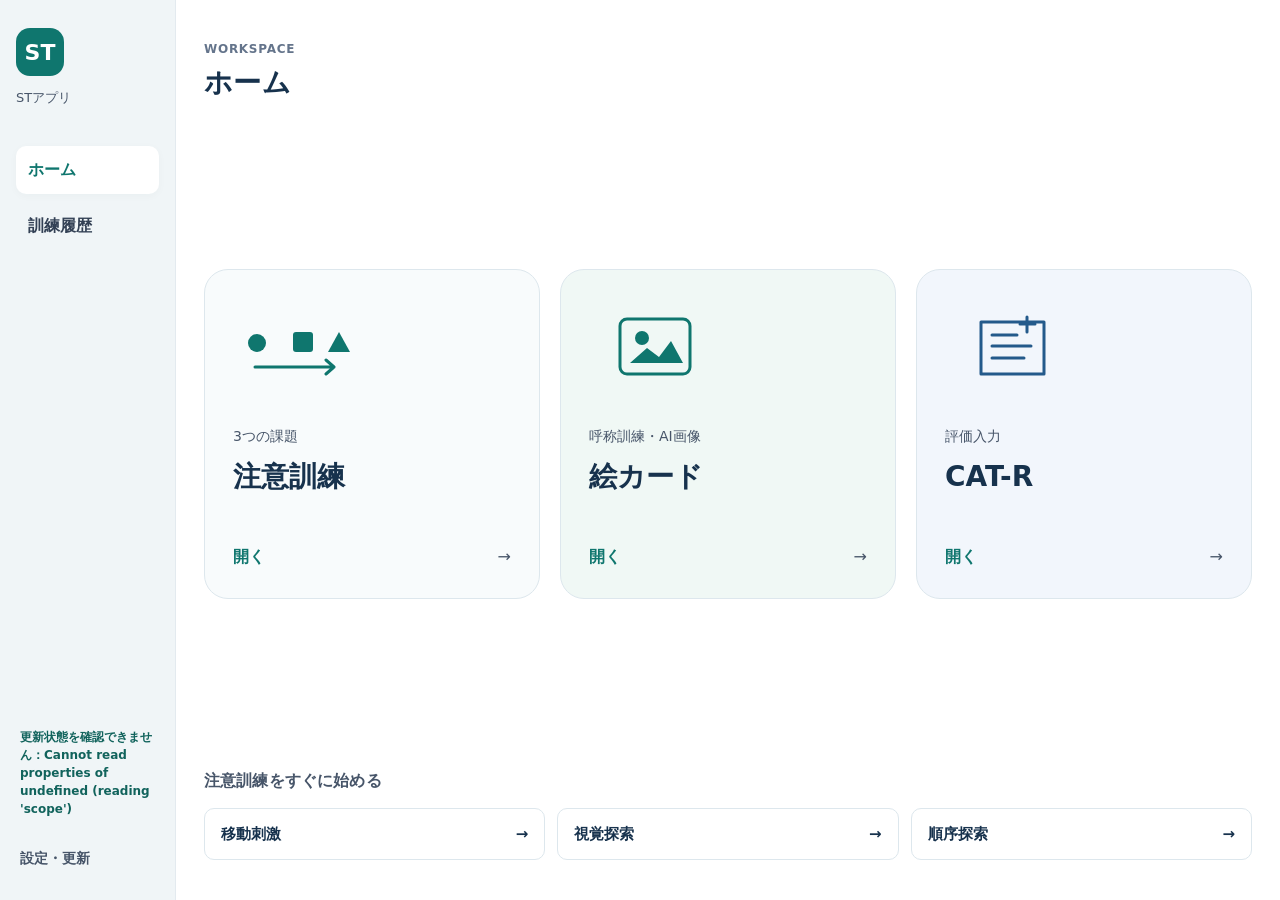
<file: index.html>
<!doctype html>
<html lang="ja">
  <head>
    <meta charset="utf-8">
    <meta name="viewport" content="width=device-width, initial-scale=1, viewport-fit=cover">
    <meta name="theme-color" content="#0f766e">
    <meta name="apple-mobile-web-app-capable" content="yes">
    <meta name="apple-mobile-web-app-title" content="STアプリ">
    <meta name="apple-mobile-web-app-status-bar-style" content="default">
    <meta name="description" content="STで使用する注意訓練と評価入力をまとめたローカルWebアプリ">
    <link rel="manifest" href="./manifest.webmanifest">
    <link rel="icon" href="./icon.svg" type="image/svg+xml">
    <link rel="icon" href="./icon-192.png" sizes="192x192" type="image/png">
    <link rel="apple-touch-icon" sizes="180x180" href="./apple-touch-icon.png">
    <title>STアプリ</title>
    <link rel="stylesheet" href="./styles.css?v=workspace-120-review-1">
  <link rel="stylesheet" href="./clinical-ui.css">
<link rel="stylesheet" href="./workspace.css"></head>
  <body data-app="home" data-workspace="v2"><div class="h-app"><aside class="h-rail"><a href="./index.html" class="h-brand" aria-label="STアプリのホームへ">ST</a><span class="h-app-name">STアプリ</span><nav class="h-navigation" aria-label="アプリ内ナビゲーション"><a href="./index.html" aria-current="page">ホーム</a><a href="./st-attention-training-v0.1/index.html?view=history">訓練履歴</a></nav><div class="h-rail-bottom"><span id="offline-status" class="status-pill">オフライン確認中</span><button type="button" class="h-settings-button" data-h-settings>設定・更新</button></div></aside><main class="h-content" id="workspace-content"><div class="app-shell"><header class="h-page-header"><div><p class="eyebrow">WORKSPACE</p><h1>ホーム</h1></div></header><div class="h-home-menu app-menu" aria-label="訓練と評価"><a class="app-card app-card--motion" href="./st-attention-training-v0.1/index.html"><span class="app-card__preview" aria-hidden="true"><svg viewbox="0 0 140 80"><circle cx="24" cy="36" r="9"></circle><rect x="60" y="25" width="20" height="20" rx="3"></rect><path d="M95 45l11-20 11 20z"></path><path d="M22 60h79m-8-7 8 7-8 7" class="icon-line"></path></svg></span><span class="h-menu-sub">3つの課題</span><strong>注意訓練</strong><span class="h-menu-open">開く <span aria-hidden="true">→</span></span></a><a class="app-card app-card--picture" href="./picture-card-training/index.html"><span class="app-card__preview" aria-hidden="true"><svg viewbox="0 0 140 80"><rect x="31" y="12" width="70" height="55" rx="7" class="icon-line"></rect><circle cx="53" cy="31" r="7"></circle><path d="M41 56l17-15 12 9 12-16 12 22z"></path></svg></span><span class="h-menu-sub">呼称訓練・AI画像</span><strong>絵カード</strong><span class="h-menu-open">開く <span aria-hidden="true">→</span></span></a><a class="app-card app-card--catr" href="./cat-r-input-app-v0.1/index.html"><span class="app-card__preview" aria-hidden="true"><svg viewbox="0 0 140 80"><path d="M36 15h63v52H36zM47 28h25M47 39h39M47 51h32" class="icon-line"></path><path d="M82 10v15M75 17h15" class="icon-line"></path></svg></span><span class="h-menu-sub">評価入力</span><strong>CAT-R</strong><span class="h-menu-open">開く <span aria-hidden="true">→</span></span></a></div><section class="h-quick-start"><h2>注意訓練をすぐに始める</h2><a href="./st-attention-training-v0.1/index.html?task=motion">移動刺激<span aria-hidden="true"> →</span></a><a href="./st-attention-training-v0.1/index.html?task=grid">視覚探索<span aria-hidden="true"> →</span></a><a href="./st-attention-training-v0.1/index.html?task=tmt">順序探索<span aria-hidden="true"> →</span></a></section></div></main></div>
    

    <dialog class="h-settings" id="workspace-settings"><header><h2>設定と更新</h2><button type="button" data-h-close-settings>閉じる</button></header><h2>アプリ情報</h2>      <p class="storage-note">データはこの端末のこのアプリ内にのみ保存されます。Safariとホーム画面アプリでは別保存になり、ホーム画面のアイコン削除でその中のデータも消えます。</p><span id="app-version">版を確認中</span><button id="update-app-button" type="button" class="secondary-action">最新版を確認</button><section aria-label="個人公開候補の利用案内"><h2>このアプリについて</h2><p>個人制作・無料のST訓練支援アプリです。病院・法人の公式アプリではありません。医療専門職の適切な判断のもとで使用してください。</p><p>絵カードはAI生成画像をSTが内容確認した教材です。制作・公開候補：ptmuradai-cyber。標準化検査や治療効果を保証するものではありません。</p><p>CAT-R入力は非公式の記録・計算補助です。公式の検査用紙・刺激・音源は含みません。自動の正常／異常判定は行いません。検査の実施・採点は正式な資料と手順に従ってください。修正正答率は算出済みの値を手入力します。</p><p>氏名・生年月日・カルテ番号を入力しないでください。履歴は端末内保存で自動送信しません。再配布ライセンス・問い合わせ窓口は未設定です。MIT・CC等を付与していません。</p></section></dialog><script src="./version.js?v=workspace-120-review-1"></script>
    <script src="./pwa-update.js?v=workspace-120-review-1"></script>
    <script src="./app.js?v=workspace-120-review-1"></script>
  <script src="./workspace.js"></script></body>
</html>
</file>
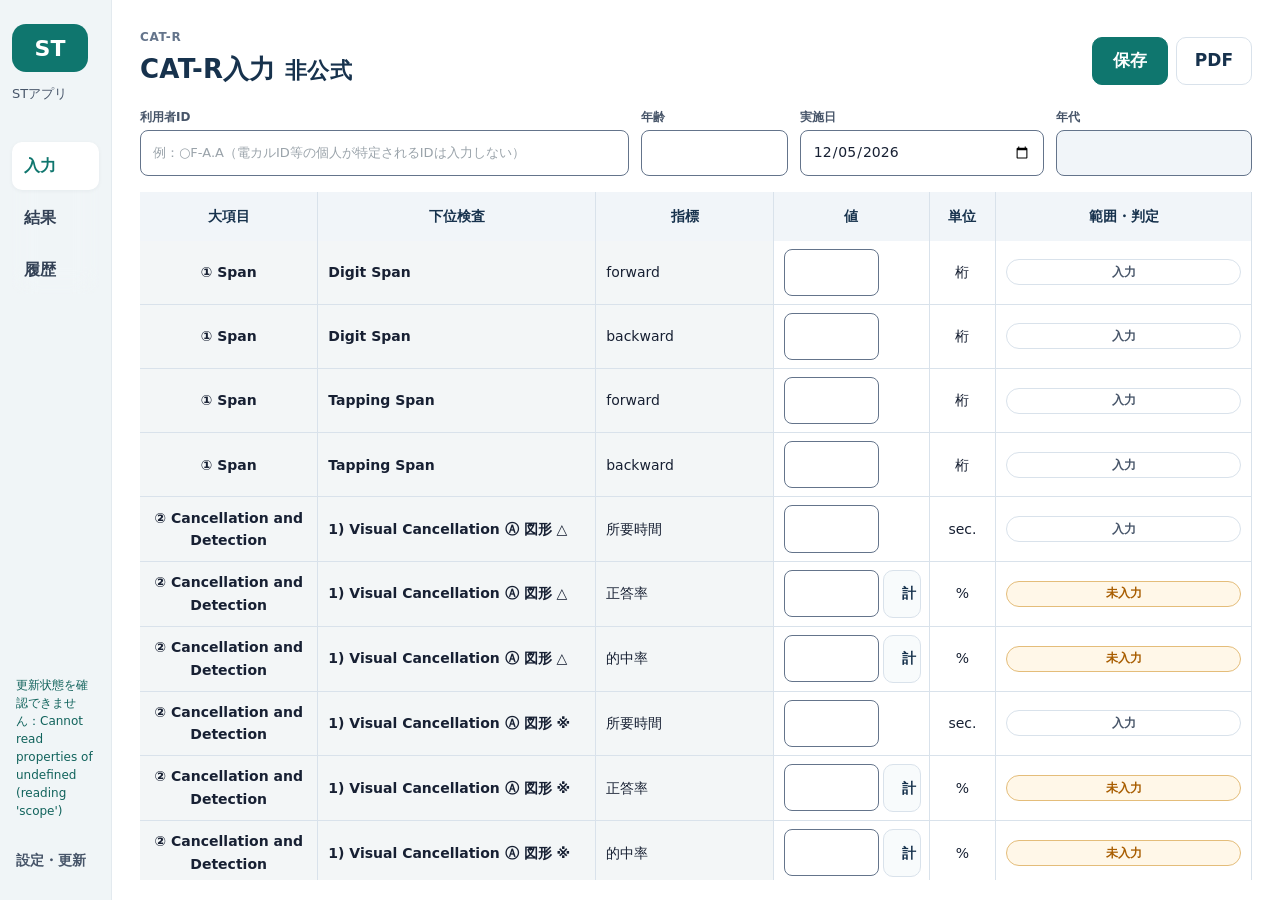
<file: cat-r-input-app-v0.1/index.html>
<!doctype html>
<html lang="ja">
<head>
  <meta charset="utf-8">
  <meta name="viewport" content="width=device-width, initial-scale=1, viewport-fit=cover">
  <meta name="apple-mobile-web-app-capable" content="yes">
  <meta name="apple-mobile-web-app-title" content="CAT-R入力">
  <meta name="theme-color" content="#f7f5ef">
  <meta name="description" content="CAT-Rの結果入力、計算補助、結果出力を行う端末保存型Webアプリ">
  <title>CAT-R結果入力</title>
  <link rel="icon" type="image/svg+xml" href="./icon.svg">
  <link rel="manifest" href="./manifest.json">
  <link rel="stylesheet" href="./styles.css?v=workspace-120-review-1">
<link rel="stylesheet" href="../clinical-ui.css">
<link rel="stylesheet" href="../workspace.css"></head>
<body data-app="catr" data-workspace="v2"><div class="h-app"><aside class="h-rail"><a class="icon-button secondary h-brand" href="../index.html" aria-label="STアプリのホームへ" title="STアプリへ戻る">ST</a><span class="h-app-name">STアプリ</span><nav class="h-navigation" aria-label="アプリ内ナビゲーション"><nav class="tabs" aria-label="表示切替">
      <button class="tab is-active" data-tab="input" type="button">入力</button>
      <button class="tab" data-tab="summary" type="button">結果</button>
      <button class="tab" data-tab="records" type="button">履歴</button>
    </nav></nav><div class="h-rail-bottom"><span id="offlineStatusLabel">端末保存</span><button type="button" class="h-settings-button" data-h-settings>設定・更新</button></div></aside><main class="h-content" id="workspace-content"><div class="app-shell">
    <header class="topbar h-page-header">
      <div>
        <p class="eyebrow">CAT-R</p>
        <h1>CAT-R入力 <small>非公式</small></h1>
        <div class="app-meta" aria-label="アプリ情報">

          
        </div>
      </div>
      <div class="top-actions">
        
        
        <button class="icon-button secondary is-hidden" type="button" id="editButton" aria-label="編集" title="編集">
          <span aria-hidden="true">編集</span>
        </button>
        <button class="icon-button" type="button" id="saveButton" aria-label="保存" title="保存">
          <span aria-hidden="true">保存</span>
        </button>
        <button class="icon-button secondary" type="button" id="printButton" aria-label="PDF出力" title="PDF出力">
          <span aria-hidden="true">PDF</span>
        </button>
      </div>
    </header>

    

    <section class="panel patient-panel" aria-label="利用者IDと実施条件">
        
        <div class="patient-grid">
          <label class="id-field">
            <span>利用者ID</span>
            <input id="patientId" autocomplete="off" inputmode="text" tabindex="1" placeholder="例：○F-A.A（電カルID等の個人が特定されるIDは入力しない）">
          </label>
          <label>
            <span>年齢</span>
            <input id="patientAge" type="number" min="0" max="120" inputmode="numeric" tabindex="2">
          </label>
          <label>
            <span>実施日</span>
            <input id="testDate" type="date" tabindex="3">
          </label>
          <label>
            <span>年代</span>
            <input id="ageBand" readonly tabindex="-1">
          </label>
        </div>
      </section><main>
      

      <section class="view is-active" id="inputView">
        <div class="table-wrap" role="region" aria-label="CAT-R入力表">
          <table class="input-table">
            <thead>
              <tr>
                <th>大項目</th>
                <th>下位検査</th>
                <th>指標</th>
                <th>値</th>
                <th>単位</th>
                <th>範囲・判定</th>
              </tr>
            </thead>
            <tbody id="inputRows"></tbody>
          </table>
        </div>
      </section>

      <section class="view" id="summaryView">
        <div class="summary-layout"><section class="panel wide print-profile-panel">
            <h2>入力結果一覧</h2>
            <div class="result-table-wrap">
              <table class="result-table">
                <thead>
                  <tr>
                    <th>項目</th>
                    <th>値</th>
                    <th>前回</th>
                    <th>変化</th>
                    <th>単位</th>
                    <th>状態</th>
                  </tr>
                </thead>
                <tbody id="resultRows"></tbody>
              </table>
            </div>
          </section>
          <section class="panel">
            <h2>結果サマリー</h2>
            <div id="summaryCards" class="summary-cards"></div>
          </section>
          
          
          
          
          
        <details class="h-catr-supplement"><summary>入力確認・比較・所見</summary><section class="panel">
            <h2>入力完了状況</h2>
            <div id="completionList" class="completion-list"></div>
          </section><section class="panel wide">
            <div class="section-head compact">
              <h2>入力漏れチェック</h2>
              <span id="missingBadge" class="status-pill"></span>
            </div>
            <div id="missingList" class="missing-list"></div>
          </section><section class="panel wide">
            <h2>前回比較</h2>
            <div id="comparisonPanel" class="comparison-panel"></div>
          </section><section class="panel wide print-keep">
            <div class="section-head compact">
              <h2>所見下書き</h2>
              <button class="text-button" type="button" id="copyImpressionButton">コピー</button>
            </div>
            <textarea id="impressionDraft" class="impression-draft" readonly aria-label="所見下書き"></textarea>
          </section></details></div>
      </section>

      <section class="view" id="recordsView">
        <section class="panel content-panel">
          <div class="section-head">
            <h2>保存済みデータ</h2>
            
          </div>
          <p class="panel-note">履歴はこの端末に保存されます。移すときは書き出し・読み込みを使用してください。</p>
          <div id="recordList" class="record-list"></div>
        </section>
      <details class="h-record-maint"><summary>バックアップ・管理</summary><div class="data-actions">
              <button class="text-button" type="button" id="exportButton">書き出し</button>
              <button class="text-button" type="button" id="importButton">読み込み</button>
              <button class="text-button danger" type="button" id="clearAllButton">全削除</button>
              <input id="importFile" type="file" accept="application/json,.json" hidden>
            </div></details></section>
    </main>
  </div></main></div>
  

  <section id="printProfileSheet" class="print-profile-sheet" aria-hidden="true"></section>

  <template id="assistTemplate">
    <tr class="assist-row">
      <td colspan="6">
        <div class="assist-panel"></div>
      </td>
    </tr>
  </template>

  <dialog class="h-settings" id="workspace-settings"><header><h2>設定と更新</h2><button type="button" data-h-close-settings>閉じる</button></header><span id="versionLabel">v0.1.2</span><p class="panel-note storage-note">データはこの端末のこのアプリ内にのみ保存されます。Safariとホーム画面アプリでは別保存になり、ホーム画面のアイコン削除でその中のデータも消えます。</p><button class="icon-button secondary" type="button" id="refreshButton" aria-label="最新版を確認" title="最新版を確認">
          <span aria-hidden="true">最新版を確認</span>
        </button><p class="ui-id-note">氏名・生年月日・カルテ番号は入力しないでください。</p><section aria-label="個人公開候補の利用案内"><h2>このアプリについて</h2><p>個人制作・無料のST訓練支援アプリです。病院・法人の公式アプリではありません。医療専門職の適切な判断のもとで使用してください。</p><p>絵カードはAI生成画像をSTが内容確認した教材です。制作・公開候補：ptmuradai-cyber。標準化検査や治療効果を保証するものではありません。</p><p>CAT-R入力は非公式の記録・計算補助です。公式の検査用紙・刺激・音源は含みません。自動の正常／異常判定は行いません。検査の実施・採点は正式な資料と手順に従ってください。修正正答率は算出済みの値を手入力します。</p><p>氏名・生年月日・カルテ番号を入力しないでください。履歴は端末内保存で自動送信しません。再配布ライセンス・問い合わせ窓口は未設定です。MIT・CC等を付与していません。</p></section></dialog><script src="../version.js?v=workspace-120-review-1"></script>
    <script src="../pwa-update.js?v=workspace-120-review-1"></script>
    <script src="./version.js?v=workspace-120-review-1"></script>
  <script src="./app.js?v=workspace-120-review-1"></script>
<script src="../workspace.js"></script></body>
</html>
</file>
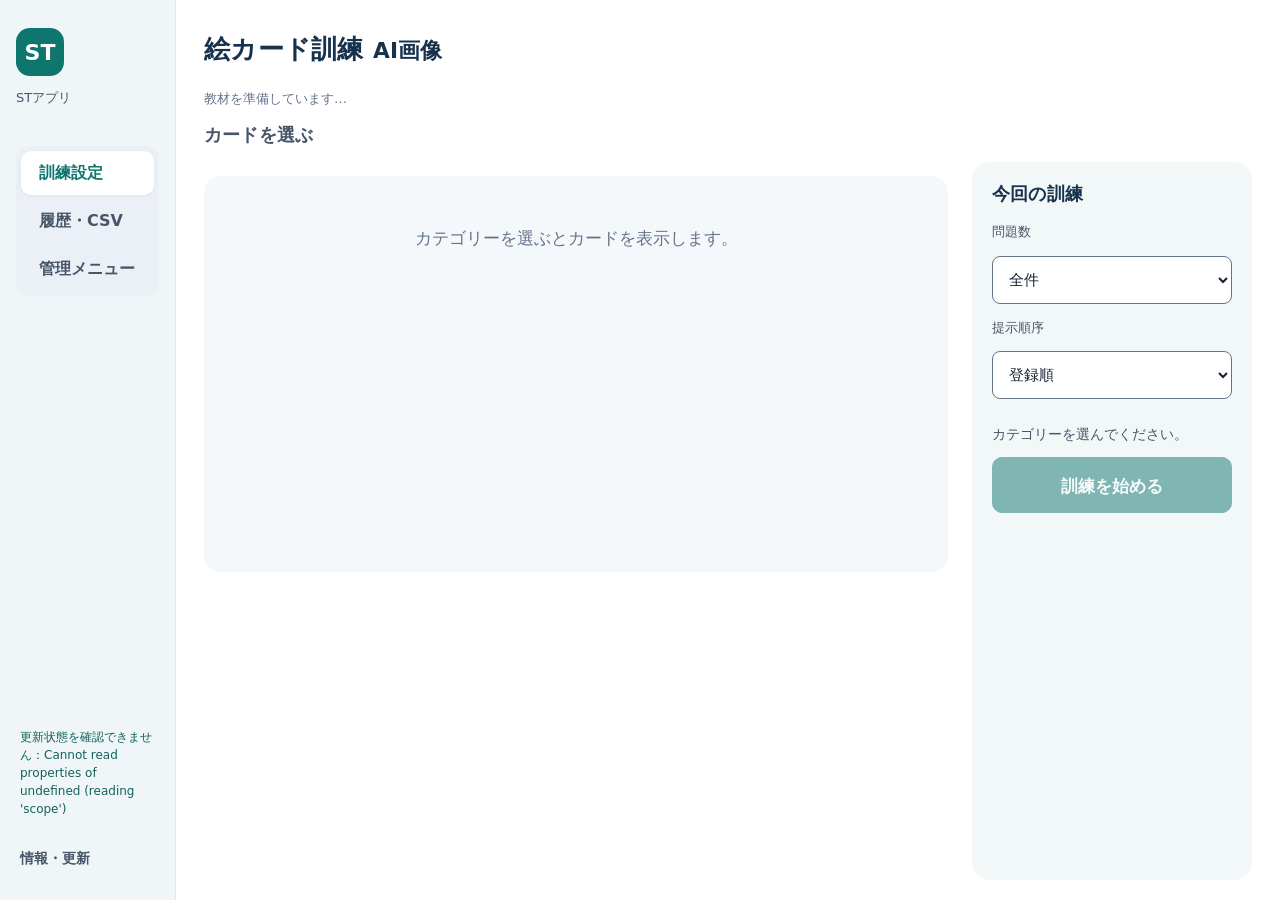
<file: picture-card-training/index.html>
<!doctype html><html lang="ja"><head><meta charset="utf-8"><meta name="viewport" content="width=device-width,initial-scale=1,viewport-fit=cover"><meta name="apple-mobile-web-app-capable" content="yes"><meta name="theme-color" content="#0f766e"><meta http-equiv="Content-Security-Policy" content="default-src &#x27;self&#x27;; img-src &#x27;self&#x27; blob:; connect-src &#x27;self&#x27;; script-src &#x27;self&#x27;; style-src &#x27;self&#x27;; object-src &#x27;none&#x27;; base-uri &#x27;self&#x27;; form-action &#x27;none&#x27;"><link rel="manifest" href="../manifest.webmanifest"><link rel="apple-touch-icon" href="../apple-touch-icon.png"><link rel="stylesheet" href="./style.css"><title>絵カード訓練｜STアプリ</title><link rel="stylesheet" href="../clinical-ui.css">
<link rel="stylesheet" href="../workspace.css"></head><body data-app="picture" data-workspace="v2"><div class="h-app"><aside class="h-rail"><a href="../index.html" id="home-link" class="h-brand" aria-label="STアプリのホームへ">ST</a><span class="h-app-name">STアプリ</span><nav class="h-navigation" aria-label="アプリ内ナビゲーション"><nav id="tabs" aria-label="通常操作"><button data-tab="setup" class="active">訓練設定</button><button data-tab="history">履歴・CSV</button><button data-tab="admin" class="admin-entry">管理メニュー</button></nav></nav><div class="h-rail-bottom"><span id="offline-status" role="status">オフライン確認中</span><button type="button" class="h-settings-button" data-h-settings>情報・更新</button></div></aside><main class="h-content" id="workspace-content"><header><div><h1>絵カード訓練 <small>AI画像</small></h1></div><div class="update"></div></header><p id="status" role="status" aria-live="polite">カテゴリーを選んでください。</p><main><section id="admin" hidden><h2>管理メニュー</h2><p>教材の作成・編集・追加はMacだけで行います。ここは履歴の保守担当者向けです。確認画面による非表示は誤操作防止であり、認証やアクセス制御ではありません。</p><p>利用できる操作は履歴JSONバックアップ・復元です。教材の追加・更新はMacでアプリへ組み込み、アプリ更新として反映します。この端末では教材ZIPの登録・削除は行いません。</p></section>

<section id="setup" class="screen h-picture-setup"><h2>カードを選ぶ</h2><div class="h-picture-prep"><div class="h-card-browser"><nav id="category-options" class="category-options" aria-label="カテゴリー"></nav><p id="category-placeholder">カテゴリーを選ぶとカードを表示します。</p><label class="category-native" hidden>カテゴリー<select id="category-select"><option value="__choose__">カテゴリーを選択</option></select></label><div class="card-tools" id="card-tools" hidden><h3>使用カードを選択</h3><button id="select-all">全て選択</button><button id="select-none">全て解除</button><span id="selected-count"></span></div><div id="card-options" class="card-options"></div></div><aside class="h-picture-config"><h3>今回の訓練</h3><div class="settings-grid"><label>問題数<select id="question-count"><option value="5">5問</option><option value="10">10問</option><option value="20">20問</option><option value="all" selected>全件</option></select></label><label>提示順序<select id="order"><option value="registered">登録順</option><option value="random">ランダム</option></select></label></div><p id="no-material" hidden>教材を準備できませんでした。履歴は削除せず、Macの準備担当者へ確認してください。</p><p id="start-help" role="status">カテゴリーを選んでください。</p><button id="start" class="primary" disabled>訓練を始める</button></aside></div></section>
<section id="training" class="screen h-picture-training" hidden><div class="training-head"><h2 id="question-number"></h2><button id="pause">一時停止</button><button id="end">ここまでで終了</button></div><div class="training-layout"><div class="patient"><span class="audience"></span><div id="image-state" role="status"></div><img id="stimulus" alt="呼称する絵カード"><p id="patient-text" hidden></p></div></div><aside class="st-panel"><details class="h-st-tools"><summary>ヒント・メモ</summary><button id="toggle-panel">ヒントを折り畳む</button><div id="panel-content"><fieldset id="hints"><legend>使用したヒント（複数可）</legend><label><input type="checkbox" value="semantic">意味</label><label><input type="checkbox" value="phonemic">音韻</label><label><input type="checkbox" value="text">文字</label><label><input type="checkbox" value="model">モデル提示</label></fieldset><details id="trial-details"><summary>正答語・文字提示・観察メモ</summary><p>判定はSTが行います。時間はST操作による参考値で、発話潜時ではありません。</p><button id="answer-toggle">正答語を確認（ST用）</button><p id="answer" hidden></p><button id="show-text">患者向け文字ヒントを表示</button><label>誤答内容（個人情報は入力しない）<input id="wrong-answer" maxlength="1000" autocomplete="off"></label><label>観察メモ（個人情報は入力しない）<textarea id="trial-note" maxlength="2000"></textarea></label></details></div></details><div class="h-judge-row"><fieldset id="judgments"><legend>判定を選択</legend><label><input type="radio" name="judgment" value="spontaneous">自発正答</label><label><input type="radio" name="judgment" value="hinted">ヒント後正答</label><label><input type="radio" name="judgment" value="incorrect">誤答</label><label><input type="radio" name="judgment" value="noResponse">無反応</label><label><input type="radio" name="judgment" value="skip">スキップ</label></fieldset><button id="next" class="primary" disabled>次へ</button></div></aside></section>
<section id="result" class="screen h-picture-result" hidden><header class="h-page-header"><h2>訓練結果</h2><div class="h-result-commands"><button id="save-result" class="primary">結果を端末に保存</button><button id="result-csv" hidden>この結果をCSV出力</button><button id="back-setup">訓練設定へ戻る</button></div></header><div id="result-body"></div><p id="save-state" role="status"></p><details class="h-result-note"><summary>観察メモ</summary><label>ST全体観察メモ（氏名・患者情報は入力しない）<textarea id="observation" maxlength="4000"></textarea></label></details></section>
<section id="history" class="screen h-picture-history" hidden><h2>履歴確認</h2><p class="ui-subtitle">日時から確認します。同じ利用者の前回とは限りません。</p><div class="h-history-toolbar"><button id="find-history">再読み込み</button><button id="history-csv" disabled>CSV出力</button></div><p class="ui-subtitle">履歴は定期的にバックアップしてください。</p><div class="h-history-layout"><div id="history-list"></div><div class="h-history-detail" id="workspace-history-detail"><p>履歴を選択</p></div></div></section>
<section id="backup" class="screen" hidden><h2>履歴のバックアップ・復元</h2><p>履歴JSONには旧記録のコード・判定・観察メモが含まれます。患者を特定する情報は入力しないでください。保存先や共有先を保護してください。通信なしで処理できます。</p><p id="backup-status" role="status" aria-live="polite">履歴JSONは教材画像を含みません。教材の原本と元ZIPはMacの準備担当者が別途保管します。</p><div class="backup-panel"><h3>履歴を書き出す</h3><label>出力範囲<select id="export-scope"><option value="all">絵カード履歴すべて</option><option value="date">指定の実施日期間</option></select></label><label>開始日（期間を絞る場合）<input id="export-from" type="date"></label><label>終了日（期間を絞る場合）<input id="export-to" type="date"></label><button id="export-json" data-backup-action>JSONバックアップを確認</button><button id="export-csv" data-backup-action>CSV出力を確認</button></div><div class="backup-panel"><h3>履歴JSONを復元する</h3><p>追加・重複・競合を確認してから復元します。同じIDの競合は端末の既存記録を保持します。上限20MB・5,000件です。</p><label class="file-label">履歴JSONを選択<input id="restore-file" type="file" accept=".json,application/json"></label></div><p>CSVは閲覧用です。復元にはJSONを使用してください。記録を患者情報で照合する機能はありません。</p></section>
</main></main></div>




<dialog id="admin-dialog"><h2>準備・保守担当者向け</h2><p>履歴JSONのバックアップ・復元を行います。教材の作成・編集・追加はMacでアプリに組み込みます。この端末で教材ZIPを選択・削除する操作はありません。</p><p>この確認は誤操作防止のためです。認証がないため、管理機能へのアクセスを制限するものではありません。</p><button id="enter-admin">管理メニューを開く</button><button id="cancel-admin">戻る</button></dialog><dialog id="pause-dialog"><h2>一時停止中</h2><p>画面切替・ロック等で中断した問題の参考時間は集計に含めません。STが確認してから再開してください。</p><button id="resume" class="primary">STが確認して再開</button></dialog>
<dialog id="confirm-export"><h2>出力前の確認</h2><p data-dialog-status role="status"></p><p id="export-counts"></p><button id="download-export" data-backup-action class="primary">この件数を書き出す</button><button id="cancel-export">戻る</button></dialog>
<dialog id="restore-dialog"><h2>復元前の確認</h2><p data-dialog-status role="status"></p><p id="restore-counts"></p><p>競合は詳細を開いて既存とファイルの内容を確認できます。既存を上書きせず、追加対象だけ保存します。</p><div id="restore-conflicts"></div><button id="commit-restore" data-backup-action class="primary">追加対象だけ復元</button><button id="recheck-restore" data-backup-action>内容を再確認</button><button id="cancel-restore">中止</button></dialog>

<dialog class="h-settings" id="workspace-settings"><header><h2>情報・更新</h2><button type="button" data-h-close-settings>閉じる</button></header><span id="module-version"></span><label>教材セット<select id="pack-select"><option value="">教材を選択</option></select></label><p>旧記録のコードと結果の組合せも保護してください。履歴JSONと元の教材ZIPを分けて保管してください。保存領域の消去やアイコン削除を行わないでください。</p><p class="privacy">氏名・生年月日・カルテ番号・患者番号は入力しないでください。訓練のID入力は不要です。記録ごとに内部セッションIDを自動生成します。教材・結果はこの端末のこの保存領域に保存され、外部送信・同期は行いません。旧履歴のコードは保持します。自由記載や結果から個人が特定される情報を入力しないでください。端末と履歴を適切に管理してください。</p><button id="update-app-button">最新版を確認</button><details class="ui-material-info"><summary>教材の確認事項</summary><p id="pack-review" class="privacy" hidden role="note"></p></details><section aria-label="個人公開候補の利用案内"><h2>このアプリについて</h2><p>個人制作・無料のST訓練支援アプリです。病院・法人の公式アプリではありません。医療専門職の適切な判断のもとで使用してください。</p><p>絵カードはAI生成画像をSTが内容確認した教材です。制作・公開候補：ptmuradai-cyber。標準化検査や治療効果を保証するものではありません。</p><p>CAT-R入力は非公式の記録・計算補助です。公式の検査用紙・刺激・音源は含みません。自動の正常／異常判定は行いません。検査の実施・採点は正式な資料と手順に従ってください。修正正答率は算出済みの値を手入力します。</p><p>氏名・生年月日・カルテ番号を入力しないでください。履歴は端末内保存で自動送信しません。再配布ライセンス・問い合わせ窓口は未設定です。MIT・CC等を付与していません。</p></section></dialog><script src="../version.js"></script><script src="./version.js"></script><script src="../pwa-update.js"></script><script src="./pack.js"></script><script src="./store.js"></script><script src="./session.js"></script><script src="./backup.js"></script><script src="./backup-ui.js"></script><script src="./bundled.js"></script><script src="./app.js"></script><script src="../workspace.js"></script></body></html>
</file>
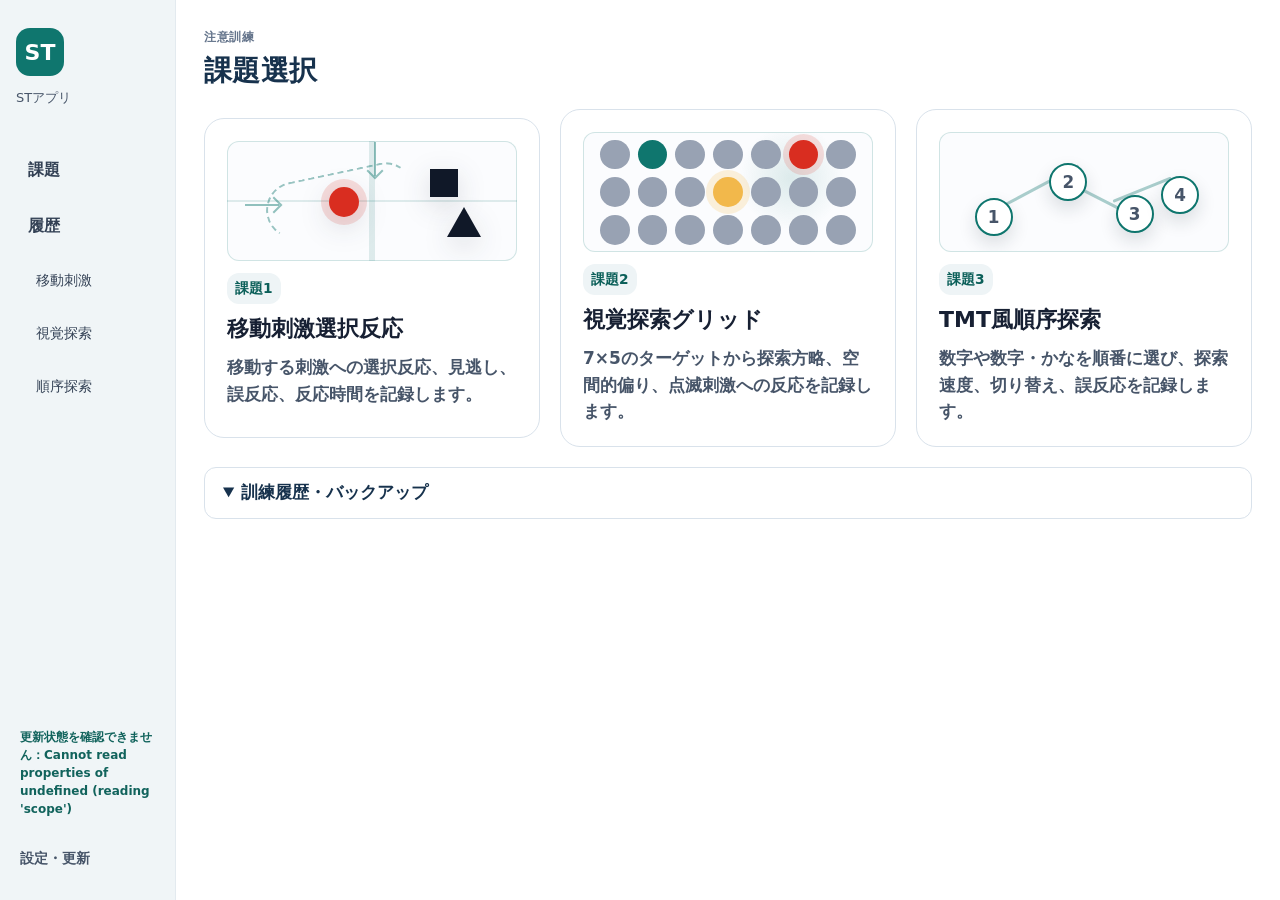
<file: st-attention-training-v0.1/index.html>
<!doctype html>
<html lang="ja">
  <head>
    <meta charset="utf-8">
    <meta name="viewport" content="width=device-width, initial-scale=1, viewport-fit=cover">
    <meta name="theme-color" content="#0f766e">
    <meta name="apple-mobile-web-app-capable" content="yes">
    <meta name="apple-mobile-web-app-title" content="注意訓練">
    <meta name="apple-mobile-web-app-status-bar-style" content="default">
    <link rel="manifest" href="./manifest.webmanifest">
    <link rel="icon" href="./icon.svg" type="image/svg+xml">
    <link rel="apple-touch-icon" href="./icon.svg">
    <title>注意訓練</title>
    <link rel="stylesheet" href="./styles.css?v=workspace-120-review-1">
  <link rel="stylesheet" href="../clinical-ui.css">
<link rel="stylesheet" href="../workspace.css"></head>
  <body data-app="attention" data-workspace="v2"><div class="h-app"><aside class="h-rail"><a href="../index.html" data-suite-home class="h-brand" aria-label="STアプリのホームへ">ST</a><span class="h-app-name">STアプリ</span><nav class="h-navigation" aria-label="アプリ内ナビゲーション"><button type="button" data-h-view="task">課題</button><button type="button" data-h-view="history">履歴</button><button type="button" class="h-task-nav" data-h-task="motion">移動刺激</button><button type="button" class="h-task-nav" data-h-task="grid">視覚探索</button><button type="button" class="h-task-nav" data-h-task="tmt">順序探索</button></nav><div class="h-rail-bottom"><span id="offline-status" class="status-pill">オフライン確認中</span><button type="button" class="h-settings-button" data-h-settings>設定・更新</button></div></aside><main class="h-content" id="workspace-content"><div class="app-shell">
      <section id="home-screen" class="screen is-active" aria-labelledby="home-title">
        <header class="app-header">
          <div>
            <p class="eyebrow">注意訓練</p>
            <h1 id="home-title">課題選択</h1>
          </div>
          <div class="header-tools">

          </div>
        </header>



        <main class="task-menu" aria-label="課題一覧">
          <button id="open-motion-task" type="button" class="task-card">
            <span class="task-card__preview task-preview task-preview--motion" aria-hidden="true">
              <span class="motion-lane"></span>
              <span class="motion-arrow motion-arrow--left"></span>
              <span class="motion-arrow motion-arrow--top"></span>
              <span class="motion-target"></span>
              <span class="motion-distractor motion-distractor--square"></span>
              <span class="motion-distractor motion-distractor--triangle"></span>
            </span>
            <span class="task-card__tag">課題1</span>
            <strong>移動刺激選択反応</strong>
            <span>移動する刺激への選択反応、見逃し、誤反応、反応時間を記録します。</span>
          </button>
          <button id="open-grid-task" type="button" class="task-card">
            <span class="task-card__preview task-preview task-preview--grid" aria-hidden="true">
              <span></span><span></span><span></span><span></span><span></span><span></span><span></span>
              <span></span><span class="is-hit"></span><span></span><span></span><span></span><span class="is-miss"></span><span></span>
              <span></span><span></span><span></span><span class="is-cue"></span><span></span><span></span><span></span>
              <span></span><span></span><span></span><span></span><span></span><span></span><span></span>
              <span></span><span></span><span class="is-hit"></span><span></span><span></span><span></span><span></span>
            </span>
            <span class="task-card__tag">課題2</span>
            <strong>視覚探索グリッド</strong>
            <span>7×5のターゲットから探索方略、空間的偏り、点滅刺激への反応を記録します。</span>
          </button>
          <button id="open-tmt-task" type="button" class="task-card">
            <span class="task-card__preview task-preview task-preview--tmt" aria-hidden="true">
              <span class="tmt-line tmt-line--one"></span>
              <span class="tmt-line tmt-line--two"></span>
              <span class="tmt-line tmt-line--three"></span>
              <span class="tmt-node tmt-node--one">1</span>
              <span class="tmt-node tmt-node--two">2</span>
              <span class="tmt-node tmt-node--three">3</span>
              <span class="tmt-node tmt-node--four">4</span>
            </span>
            <span class="task-card__tag">課題3</span>
            <strong>TMT風順序探索</strong>
            <span>数字や数字・かなを順番に選び、探索速度、切り替え、誤反応を記録します。</span>
          </button>
        </main>
        <details class="ui-history" open><summary>訓練履歴・バックアップ</summary></details>
      </section>

      <section id="setup-screen" class="screen h-setup" aria-labelledby="setup-title">
        <header class="app-header">
          <div>
            <p class="eyebrow">課題1</p>
            <h1 id="setup-title">移動刺激選択反応</h1>
          </div>
          <div class="header-tools">
            <button id="motion-home-button" type="button" class="secondary-action compact-action">注意訓練一覧</button>
            <a href="../index.html" data-suite-home class="secondary-action compact-action">ホームへ</a>
            
          </div>
        </header>

        

<details class="ui-history h-legacy-setup-history"><summary>実施履歴を見る</summary>        <section class="result-section setup-history" aria-labelledby="setup-history-title">
          <div class="section-heading">
            <div>
              <h3 id="setup-history-title">実施履歴</h3>
              <p id="setup-history-context" class="result-context">この端末の実施履歴を日時で確認できます</p>
            </div>
          </div>
          <div id="setup-last-summary" class="summary-grid compact-summary" aria-live="polite"></div>
          <p class="panel-note">データはこの端末のこのアプリ内にのみ保存されます。Safariとホーム画面アプリでは別保存になり、ホーム画面のアイコン削除でその中のデータも消えます。</p>
          <div class="table-wrap">
            <table>
              <thead>
                <tr>
                  <th>訓練日時</th>
                  <th>試行数</th>
                  <th>正答率</th>
                  <th>正反応</th>
                  <th>見逃し</th>
                  <th>誤反応</th>
                  <th>平均反応時間（秒）</th>
                  <th>確認</th>
                </tr>
              </thead>
              <tbody id="setup-history-results"></tbody>
            </table>
          </div>
        </section></details>
      <div class="h-config-layout"><aside class="h-config-preview"><span class="h-preview-label">選ぶ図形</span><div class="target-preview" aria-label="現在のターゲット">
              <span class="target-preview__label">ターゲット</span>
              <span id="target-preview-mark" class="mark color-red shape-circle" aria-hidden="true"></span>
            </div></aside><form id="settings-form" class="settings-grid h-config-form"><div class="h-tab-scope h-config-controls"><div class="h-tabbar" role="tablist" aria-label="表示切替"><button type="button" role="tab" id="h-motion-basic-tab" data-h-pane-target="basic" aria-controls="h-motion-basic" aria-selected="true" tabindex="0">基本</button><button type="button" role="tab" id="h-motion-display-tab" data-h-pane-target="display" aria-controls="h-motion-display" aria-selected="false" tabindex="-1">表示</button><button type="button" role="tab" id="h-motion-timing-tab" data-h-pane-target="timing" aria-controls="h-motion-timing" aria-selected="false" tabindex="-1">時間</button></div><div class="h-pane" id="h-motion-basic" data-h-pane="basic" data-selected="true" role="tabpanel" aria-labelledby="h-motion-basic-tab"><fieldset class="settings-panel">
            <legend>ターゲット条件</legend>
            <div class="control-block">
              <span class="control-label">色</span>
              <div class="segmented" role="radiogroup" aria-label="ターゲット色">
                <label>
                  <input type="radio" name="targetColor" value="red" checked>
                  <span>赤</span>
                </label>
                <label>
                  <input type="radio" name="targetColor" value="black">
                  <span>黒</span>
                </label>
              </div>
            </div>

            <div class="control-block">
              <span class="control-label">形</span>
              <div class="segmented" role="radiogroup" aria-label="ターゲット形">
                <label>
                  <input type="radio" name="targetShape" value="circle" checked>
                  <span>丸</span>
                </label>
                <label>
                  <input type="radio" name="targetShape" value="square">
                  <span>四角</span>
                </label>
                <label>
                  <input type="radio" name="targetShape" value="triangle">
                  <span>三角</span>
                </label>
              </div>
            </div>

            <label class="range-field target-count-field">
              <span>ターゲット提示回数</span>
              <input id="target-count-range" type="range" min="1" max="30" step="1" value="10">
              <input id="target-count" type="number" min="1" max="30" step="1" value="10">
              <span id="target-count-total" class="unit wide-unit">回 / 全30回</span>
            </label>
          </fieldset><fieldset class="settings-panel">
            <legend>選択性注意</legend>
            <label class="range-field">
              <span>同時表示数</span>
              <input id="simultaneous-count-range" type="range" min="1" max="6" step="1" value="1">
              <input id="simultaneous-count" type="number" min="1" max="6" step="1" value="1">
              <span class="unit">個</span>
            </label>

            <label class="range-field">
              <span>同時ターゲット数</span>
              <input id="simultaneous-target-count-range" type="range" min="1" max="1" step="1" value="1">
              <input id="simultaneous-target-count" type="number" min="1" max="1" step="1" value="1">
              <span id="simultaneous-target-total" class="unit wide-unit">個 / 全1個</span>
            </label>
          </fieldset></div><div class="h-pane" id="h-motion-display" data-h-pane="display" data-selected="false" role="tabpanel" aria-labelledby="h-motion-display-tab"><fieldset class="settings-panel">
            <legend>刺激</legend>
            <label class="range-field">
              <span>大きさ</span>
              <input id="stimulus-size-range" type="range" min="28" max="120" step="2" value="64">
              <input id="stimulus-size" type="number" min="28" max="120" step="2" value="64">
              <span class="unit">px</span>
            </label>

            <div class="control-block">
              <span class="control-label">ターゲット点滅</span>
              <div class="segmented blink-options" role="radiogroup" aria-label="ターゲット点滅">
                <label>
                  <input type="radio" name="blinkMode" value="none">
                  <span>なし</span>
                </label>
                <label>
                  <input type="radio" name="blinkMode" value="target" checked>
                  <span>ターゲットのみ</span>
                </label>
              </div>
            </div>

            <div class="control-block">
              <span class="control-label">点滅の速さ</span>
              <div class="segmented blink-speed-options" role="radiogroup" aria-label="点滅の速さ">
                <label>
                  <input type="radio" name="blinkSpeed" value="slow">
                  <span>ゆっくり</span>
                </label>
                <label>
                  <input type="radio" name="blinkSpeed" value="normal" checked>
                  <span>ふつう</span>
                </label>
                <label>
                  <input type="radio" name="blinkSpeed" value="fast">
                  <span>速い</span>
                </label>
              </div>
            </div>

            <div class="control-block">
              <span class="control-label">動きの速さ</span>
              <div class="segmented speed-options" role="radiogroup" aria-label="動きの速さ">
                <label>
                  <input type="radio" name="speedPreset" value="slow">
                  <span>ゆっくり</span>
                </label>
                <label>
                  <input type="radio" name="speedPreset" value="normal" checked>
                  <span>ふつう</span>
                </label>
                <label>
                  <input type="radio" name="speedPreset" value="fast">
                  <span>速い</span>
                </label>
                <label>
                  <input type="radio" name="speedPreset" value="custom">
                  <span>手動</span>
                </label>
              </div>
            </div>

            <label class="range-field">
              <span>見えている時間</span>
              <input id="display-duration-range" type="range" min="0.5" max="5" step="0.1" value="1.8">
              <input id="display-duration" type="number" min="0.5" max="5" step="0.1" value="1.8">
              <span class="unit">秒</span>
            </label>
          </fieldset></div><div class="h-pane" id="h-motion-timing" data-h-pane="timing" data-selected="false" role="tabpanel" aria-labelledby="h-motion-timing-tab"><fieldset class="settings-panel user-panel">
            <legend>実施日時</legend>
            <label class="datetime-field">
              <span>訓練日時</span>
              <span class="datetime-controls">
                <input id="training-date" type="text" inputmode="numeric" autocomplete="off" maxlength="10" placeholder="2026/09/24" aria-label="訓練日">
                <input id="training-time" type="text" inputmode="numeric" autocomplete="off" maxlength="5" placeholder="08:30" aria-label="訓練時刻">
              </span>
            </label>
            <button id="set-current-time-button" type="button" class="secondary-action full-width-action">現在日時を入力</button>
          </fieldset><fieldset class="settings-panel">
            <legend>訓練</legend>
            <label class="number-field">
              <span>試行数</span>
              <input id="trial-count" type="number" min="5" max="120" step="5" value="30">
              <span class="unit">回</span>
            </label>

            <div class="paired-fields">
              <label class="number-field">
                <span>次の刺激まで（最短）</span>
                <input id="min-interval" type="number" min="0.3" max="5" step="0.1" value="0.7">
                <span class="unit">秒</span>
              </label>
              <label class="number-field">
                <span>次の刺激まで（最長）</span>
                <input id="max-interval" type="number" min="0.3" max="7" step="0.1" value="1.8">
                <span class="unit">秒</span>
              </label>
            </div>
          </fieldset></div></div><div class="settings-actions">
            <button type="submit" class="primary-action">訓練開始</button>
          </div></form></div></section>

      <section id="training-screen" class="screen training-screen" aria-labelledby="training-title">
        <header class="training-bar">
          <div>
            <p class="eyebrow">訓練中</p>
            <h2 id="training-title">スペースキー / 反応ボタン</h2>
          </div>
          <div class="training-stats" aria-live="polite">
            <span id="trial-progress">0/0</span>
            <span id="live-score">正反応 0 / 見逃し 0 / 誤反応 0</span>
          </div>
          <button id="stop-button" type="button" class="secondary-action">結果へ</button>
        </header>

        <main id="stage" class="stage" tabindex="-1" aria-label="刺激表示領域">
          <div class="region-guides" aria-hidden="true">
            <span class="guide guide-x"></span>
            <span class="guide guide-y"></span>
            <span class="region-label region-label-top-left">左上</span>
            <span class="region-label region-label-top-right">右上</span>
            <span class="region-label region-label-bottom-left">左下</span>
            <span class="region-label region-label-bottom-right">右下</span>
          </div>
          <div id="stimulus-layer" class="stimulus-layer" aria-hidden="true"></div>
          <div id="feedback" class="feedback" aria-live="polite">待機中</div>
        </main>

        <div class="response-row">
          <button id="response-button" type="button" class="response-button">反応</button>
        </div>
      </section>

      <section id="result-screen" class="screen h-result" aria-labelledby="result-title">
        <header class="app-header">
          <div>
            <p class="eyebrow">結果</p>
            <h2 id="result-title">訓練結果</h2>
            <p id="result-context" class="result-context">実施結果</p>
          </div>
          <div class="result-actions">
            <button id="result-pdf-button" type="button" class="secondary-action">PDF</button>
            <button id="retry-button" type="button" class="secondary-action">もう一度</button>
            <button id="back-settings-button" type="button" class="secondary-action">条件変更</button>
            <button id="result-home-button" type="button" class="secondary-action">注意訓練一覧</button>
            <a href="../index.html" data-suite-home class="secondary-action compact-action">ホームへ</a>
          <button id="download-csv-button" type="button" class="secondary-action">CSV</button></div>
        </header>

        

        

        

        

        

        
      <div class="h-result-layout"><aside class="h-scoreboard"><div id="summary-grid" class="summary-grid" aria-live="polite"></div></aside><div class="h-tab-scope h-result-detail"><div class="h-tabbar" role="tablist" aria-label="表示切替"><button type="button" role="tab" id="h-result-screen-map-tab" data-h-pane-target="map" aria-controls="h-result-screen-map" aria-selected="true" tabindex="0">位置・領域</button><button type="button" role="tab" id="h-result-screen-guide-tab" data-h-pane-target="guide" aria-controls="h-result-screen-guide" aria-selected="false" tabindex="-1">サマリー</button><button type="button" role="tab" id="h-result-screen-log-tab" data-h-pane-target="log" aria-controls="h-result-screen-log" aria-selected="false" tabindex="-1">試行</button><button type="button" role="tab" id="h-result-screen-previous-tab" data-h-pane-target="previous" aria-controls="h-result-screen-previous" aria-selected="false" tabindex="-1">比較・履歴</button></div><div class="h-pane" id="h-result-screen-map" data-h-pane="map" data-selected="true" role="tabpanel" aria-labelledby="h-result-screen-map-tab"><section class="result-section" aria-labelledby="region-title">
          <div class="section-heading">
            <h3 id="region-title">領域別成績</h3>
            
          </div>
          <div class="table-wrap">
            <table>
              <thead>
                <tr>
                  <th>領域</th>
                  <th>正反応</th>
                  <th>見逃し</th>
                  <th>ターゲット計</th>
                  <th>正反応率</th>
                </tr>
              </thead>
              <tbody id="region-results"></tbody>
            </table>
          </div>
        </section></div><div class="h-pane" id="h-result-screen-guide" data-h-pane="guide" data-selected="false" role="tabpanel" aria-labelledby="h-result-screen-guide-tab"><section class="result-section guidance-section" aria-labelledby="guidance-title">
          <div class="section-heading">
            <div>
              <h3 id="guidance-title">訓練結果サマリー</h3>
              <p class="result-context">結果に基づく補助提案です。最終判断はSTが行ってください。</p>
            </div>
          </div>
          <div id="training-guidance" class="guidance-grid" aria-live="polite"></div>
        </section></div><div class="h-pane" id="h-result-screen-log" data-h-pane="log" data-selected="false" role="tabpanel" aria-labelledby="h-result-screen-log-tab"><section class="result-section" aria-labelledby="log-title">
          <div class="section-heading">
            <h3 id="log-title">試行ログ</h3>
          </div>
          <div class="table-wrap log-table-wrap">
            <table>
              <thead>
                <tr>
                  <th>#</th>
                  <th>刺激</th>
                  <th>ターゲット</th>
                  <th>侵入</th>
                  <th>領域</th>
                  <th>結果</th>
                  <th>反応時間（秒）</th>
                </tr>
              </thead>
              <tbody id="trial-log"></tbody>
            </table>
          </div>
        </section></div><div class="h-pane" id="h-result-screen-previous" data-h-pane="previous" data-selected="false" role="tabpanel" aria-labelledby="h-result-screen-previous-tab"><section class="result-section" aria-labelledby="comparison-title">
          <div class="section-heading">
            <h3 id="comparison-title">前回比較</h3>
          </div>
          <div class="table-wrap">
            <table>
              <thead>
                <tr>
                  <th>項目</th>
                  <th>今回</th>
                  <th>前回</th>
                  <th>変化</th>
                </tr>
              </thead>
              <tbody id="comparison-results"></tbody>
            </table>
          </div>
        </section><section class="result-section" aria-labelledby="history-title">
          <div class="section-heading">
            <h3 id="history-title">履歴</h3>
          </div>
          <div class="table-wrap">
            <table>
              <thead>
                <tr>
                  <th>訓練日時</th>
                  <th>試行数</th>
                  <th>正答率</th>
                  <th>正反応</th>
                  <th>見逃し</th>
                  <th>誤反応</th>
                  <th>平均反応時間（秒）</th>
                  <th>確認</th>
                </tr>
              </thead>
              <tbody id="history-results"></tbody>
            </table>
          </div>
        </section></div></div></div></section>

      <section id="grid-setup-screen" class="screen h-setup" aria-labelledby="grid-setup-title">
        <header class="app-header">
          <div>
            <p class="eyebrow">課題2</p>
            <h1 id="grid-setup-title">視覚探索グリッド</h1>
            <p class="result-context">7 × 5の探索課題</p>
          </div>
          <button id="grid-home-button" type="button" class="secondary-action compact-action">注意訓練一覧</button>
            <a href="../index.html" data-suite-home class="secondary-action compact-action">ホームへ</a>
        </header>

        
      <div class="h-config-layout"><aside class="h-config-preview"><span class="h-preview-label">表示例</span><div class="h-grid-sample" aria-hidden="true"><i></i><i></i><i></i><i></i><i></i><i></i><i></i><i></i><i></i><i></i><i></i><i></i><i></i><i></i><i></i><i></i><i></i><i></i><i></i><i></i><i></i><i></i><i></i><i></i><i></i><i></i><i></i><i></i><i></i><i></i><i></i><i></i><i></i><i></i><i></i></div><strong>7 × 5</strong></aside><form id="grid-settings-form" class="settings-grid h-config-form"><div class="h-tab-scope h-config-controls"><div class="h-tabbar" role="tablist" aria-label="表示切替"><button type="button" role="tab" id="h-grid-basic-tab" data-h-pane-target="basic" aria-controls="h-grid-basic" aria-selected="true" tabindex="0">課題</button><button type="button" role="tab" id="h-grid-display-tab" data-h-pane-target="display" aria-controls="h-grid-display" aria-selected="false" tabindex="-1">表示</button><button type="button" role="tab" id="h-grid-timing-tab" data-h-pane-target="timing" aria-controls="h-grid-timing" aria-selected="false" tabindex="-1">時間</button></div><div class="h-pane" id="h-grid-basic" data-h-pane="basic" data-selected="true" role="tabpanel" aria-labelledby="h-grid-basic-tab"><fieldset class="settings-panel grid-mode-panel">
            <legend>課題モード</legend>
            <div class="segmented grid-mode-options" role="radiogroup" aria-label="課題モード">
              <label><input type="radio" name="gridMode" value="active" checked><span>能動探索</span></label>
              <label><input type="radio" name="gridMode" value="passive"><span>受動探索</span></label>
              <label><input type="radio" name="gridMode" value="delete"><span>削除</span></label>
              <label><input type="radio" name="gridMode" value="color"><span>着色</span></label>
              <label><input type="radio" name="gridMode" value="reveal"><span>強調</span></label>
              <label><input type="radio" name="gridMode" value="sequence"><span>順序</span></label>
            </div>
          </fieldset></div><div class="h-pane" id="h-grid-display" data-h-pane="display" data-selected="false" role="tabpanel" aria-labelledby="h-grid-display-tab"><fieldset class="settings-panel">
            <legend>表示条件</legend>
            <label class="range-field">
              <span>ターゲットの大きさ</span>
              <input id="grid-dot-size-range" type="range" min="36" max="96" step="2" value="78">
              <input id="grid-dot-size" type="number" min="36" max="96" step="2" value="78">
              <span class="unit">px</span>
            </label>
            <label class="range-field">
              <span>点滅の速さ</span>
              <input id="grid-blink-sec-range" type="range" min="0.3" max="1.6" step="0.1" value="0.8">
              <input id="grid-blink-sec" type="number" min="0.3" max="1.6" step="0.1" value="0.8">
              <span class="unit">秒</span>
            </label>
            <div class="control-block">
              <span class="control-label">ターゲット番号</span>
              <div class="segmented number-options" role="radiogroup" aria-label="ターゲット番号">
                <label>
                  <input type="radio" name="gridNumbers" value="show" checked>
                  <span>表示</span>
                </label>
                <label>
                  <input type="radio" name="gridNumbers" value="hide">
                  <span>非表示</span>
                </label>
              </div>
            </div>
            <label class="range-field">
              <span>反応待ち時間</span>
              <input id="grid-timeout-range" type="range" min="1" max="8" step="0.5" value="3">
              <input id="grid-timeout" type="number" min="1" max="8" step="0.5" value="3">
              <span class="unit">秒</span>
            </label>
          </fieldset></div><div class="h-pane" id="h-grid-timing" data-h-pane="timing" data-selected="false" role="tabpanel" aria-labelledby="h-grid-timing-tab"><fieldset class="settings-panel user-panel">
            <legend>実施日時</legend>
            <label class="datetime-field">
              <span>訓練日時</span>
              <span class="datetime-controls">
                <input id="grid-training-date" type="text" inputmode="numeric" autocomplete="off" maxlength="10" placeholder="2026/09/25" aria-label="訓練日">
                <input id="grid-training-time" type="text" inputmode="numeric" autocomplete="off" maxlength="5" placeholder="08:30" aria-label="訓練時刻">
              </span>
            </label>
            <button id="grid-set-current-time-button" type="button" class="secondary-action full-width-action">現在日時を入力</button>
          </fieldset><fieldset class="settings-panel">
            <legend>訓練量</legend>
            <label class="number-field">
              <span>提示数</span>
              <input id="grid-target-count" type="number" min="5" max="35" step="5" value="35">
              <span class="unit">個</span>
            </label>
            <p class="panel-note">能動探索・削除・着色では35個すべてを対象にします。受動探索・強調・順序では提示数を調整できます。</p>
          </fieldset></div></div><div class="settings-actions">
            <button type="submit" class="primary-action">訓練開始</button>
          </div></form></div></section>

      <section id="grid-training-screen" class="screen grid-training-screen" aria-labelledby="grid-training-title">
        <header class="training-bar">
          <div>
            <p class="eyebrow">訓練中</p>
            <h2 id="grid-training-title">視覚探索グリッド</h2>
          </div>
          <div class="training-stats" aria-live="polite">
            <span id="grid-progress">0/35</span>
            <span id="grid-live-score">正反応 0 / 見逃し 0 / 誤反応 0</span>
          </div>
          <button id="grid-stop-button" type="button" class="secondary-action">結果へ</button>
        </header>

        <main class="grid-stage" aria-label="視覚探索グリッド">
          <div id="grid-board" class="grid-board"></div>
          <div id="grid-feedback" class="feedback" aria-live="polite">待機中</div>
        </main>
      </section>

      <section id="grid-result-screen" class="screen h-result" aria-labelledby="grid-result-title">
        <header class="app-header">
          <div>
            <p class="eyebrow">結果</p>
            <h2 id="grid-result-title">視覚探索グリッド結果</h2>
            <p id="grid-result-context" class="result-context">実施結果</p>
          </div>
          <div class="result-actions">
            <button id="grid-result-pdf-button" type="button" class="secondary-action">PDF</button>
            <button id="grid-retry-button" type="button" class="secondary-action">もう一度</button>
            <button id="grid-back-settings-button" type="button" class="secondary-action">条件変更</button>
            <button id="grid-result-home-button" type="button" class="secondary-action">注意訓練一覧</button>
            <a href="../index.html" data-suite-home class="secondary-action compact-action">ホームへ</a>
          <button id="grid-download-csv-button" type="button" class="secondary-action">CSV</button></div>
        </header>

        

        

        

        
      <div class="h-result-layout"><aside class="h-scoreboard"><div id="grid-summary-grid" class="summary-grid" aria-live="polite"></div></aside><div class="h-tab-scope h-result-detail"><div class="h-tabbar" role="tablist" aria-label="表示切替"><button type="button" role="tab" id="h-grid-result-screen-map-tab" data-h-pane-target="map" aria-controls="h-grid-result-screen-map" aria-selected="true" tabindex="0">位置・領域</button><button type="button" role="tab" id="h-grid-result-screen-guide-tab" data-h-pane-target="guide" aria-controls="h-grid-result-screen-guide" aria-selected="false" tabindex="-1">サマリー</button><button type="button" role="tab" id="h-grid-result-screen-log-tab" data-h-pane-target="log" aria-controls="h-grid-result-screen-log" aria-selected="false" tabindex="-1">試行</button></div><div class="h-pane" id="h-grid-result-screen-map" data-h-pane="map" data-selected="true" role="tabpanel" aria-labelledby="h-grid-result-screen-map-tab"><section class="result-section" aria-labelledby="grid-map-title">
          <div class="section-heading">
            <h3 id="grid-map-title">位置別結果</h3>
            
          </div>
          <div id="grid-result-map" class="grid-result-map"></div>
        </section></div><div class="h-pane" id="h-grid-result-screen-guide" data-h-pane="guide" data-selected="false" role="tabpanel" aria-labelledby="h-grid-result-screen-guide-tab"><section class="result-section guidance-section" aria-labelledby="grid-guidance-title">
          <div class="section-heading">
            <div>
              <h3 id="grid-guidance-title">訓練結果サマリー</h3>
              <p class="result-context">結果に基づく補助提案です。最終判断はSTが行ってください。</p>
            </div>
          </div>
          <div id="grid-guidance" class="guidance-grid" aria-live="polite"></div>
        </section></div><div class="h-pane" id="h-grid-result-screen-log" data-h-pane="log" data-selected="false" role="tabpanel" aria-labelledby="h-grid-result-screen-log-tab"><section class="result-section" aria-labelledby="grid-log-title">
          <div class="section-heading">
            <h3 id="grid-log-title">反応ログ</h3>
          </div>
          <div class="table-wrap log-table-wrap">
            <table>
              <thead>
                <tr>
                  <th>#</th>
                  <th>位置</th>
                  <th>左右</th>
                  <th>上下</th>
                  <th>結果</th>
                  <th>反応時間（秒）</th>
                </tr>
              </thead>
              <tbody id="grid-trial-log"></tbody>
            </table>
          </div>
        </section></div></div></div></section>

      <section id="tmt-setup-screen" class="screen h-setup" aria-labelledby="tmt-setup-title">
        <header class="app-header">
          <div>
            <p class="eyebrow">課題3</p>
            <h1 id="tmt-setup-title">TMT風順序探索</h1>
            <p class="result-context">標準検査ではありません。訓練・観察用の課題です。</p>
          </div>
          <button id="tmt-home-button" type="button" class="secondary-action compact-action">注意訓練一覧</button>
            <a href="../index.html" data-suite-home class="secondary-action compact-action">ホームへ</a>
        </header>

        
      <div class="h-config-layout"><aside class="h-config-preview"><span class="h-preview-label">表示例</span><div class="h-tmt-sample" aria-hidden="true"><b>1</b><span>→</span><b>2</b><span>→</span><b>3</b></div><strong>順番につなぐ</strong></aside><form id="tmt-settings-form" class="settings-grid h-config-form"><div class="h-tab-scope h-config-controls"><div class="h-tabbar" role="tablist" aria-label="表示切替"><button type="button" role="tab" id="h-tmt-basic-tab" data-h-pane-target="basic" aria-controls="h-tmt-basic" aria-selected="true" tabindex="0">課題</button><button type="button" role="tab" id="h-tmt-display-tab" data-h-pane-target="display" aria-controls="h-tmt-display" aria-selected="false" tabindex="-1">表示</button><button type="button" role="tab" id="h-tmt-timing-tab" data-h-pane-target="timing" aria-controls="h-tmt-timing" aria-selected="false" tabindex="-1">日時</button></div><div class="h-pane" id="h-tmt-basic" data-h-pane="basic" data-selected="true" role="tabpanel" aria-labelledby="h-tmt-basic-tab"><fieldset class="settings-panel">
            <legend>課題条件</legend>
            <div class="control-block">
              <span class="control-label">種類</span>
              <div class="segmented tmt-type-options" role="radiogroup" aria-label="TMT種類">
                <label><input type="radio" name="tmtType" value="a" checked><span>TMT-A</span></label>
                <label><input type="radio" name="tmtType" value="b"><span>TMT-B</span></label>
              </div>
            </div>
            <div class="control-block">
              <span class="control-label">操作</span>
              <div class="segmented tmt-mode-options" role="radiogroup" aria-label="TMT操作">
                <label><input type="radio" name="tmtMode" value="tap" checked><span>タップ</span></label>
                <label><input type="radio" name="tmtMode" value="trace"><span>なぞり</span></label>
              </div>
            </div>
          </fieldset></div><div class="h-pane" id="h-tmt-display" data-h-pane="display" data-selected="false" role="tabpanel" aria-labelledby="h-tmt-display-tab"><fieldset class="settings-panel">
            <legend>表示条件</legend>
            <label class="range-field">
              <span>項目の大きさ</span>
              <input id="tmt-node-size-range" type="range" min="42" max="82" step="2" value="62">
              <input id="tmt-node-size" type="number" min="42" max="82" step="2" value="62">
              <span class="unit">px</span>
            </label>
            <label class="number-field">
              <span>項目数</span>
              <input id="tmt-item-count" type="number" min="8" max="25" step="1" value="25">
              <span class="unit">個</span>
            </label>
          </fieldset></div><div class="h-pane" id="h-tmt-timing" data-h-pane="timing" data-selected="false" role="tabpanel" aria-labelledby="h-tmt-timing-tab"><fieldset class="settings-panel user-panel">
            <legend>実施日時</legend>
            <label class="datetime-field">
              <span>訓練日時</span>
              <span class="datetime-controls">
                <input id="tmt-training-date" type="text" inputmode="numeric" autocomplete="off" maxlength="10" placeholder="2026/09/25" aria-label="訓練日">
                <input id="tmt-training-time" type="text" inputmode="numeric" autocomplete="off" maxlength="5" placeholder="08:30" aria-label="訓練時刻">
              </span>
            </label>
            <button id="tmt-set-current-time-button" type="button" class="secondary-action full-width-action">現在日時を入力</button>
          </fieldset></div></div><div class="settings-actions">
            <button type="submit" class="primary-action">訓練開始</button>
          </div></form></div></section>

      <section id="tmt-training-screen" class="screen tmt-training-screen" aria-labelledby="tmt-training-title">
        <header class="training-bar">
          <div>
            <p class="eyebrow">訓練中</p>
            <h2 id="tmt-training-title">TMT風順序探索</h2>
          </div>
          <div class="training-stats" aria-live="polite">
            <span id="tmt-progress">0/25</span>
            <span id="tmt-next-target">次: 1</span>
            <span id="tmt-live-score">誤反応 0</span>
          </div>
          <button id="tmt-stop-button" type="button" class="secondary-action">結果へ</button>
        </header>

        <main class="tmt-stage" aria-label="TMT風順序探索">
          <div id="tmt-board" class="tmt-board">
            <svg id="tmt-line-layer" class="tmt-line-layer" viewbox="0 0 100 100" preserveaspectratio="none" aria-hidden="true">
              <polyline id="tmt-connector-line" class="tmt-connector-line" points=""></polyline>
              <polyline id="tmt-trace-line" class="tmt-trace-line" points=""></polyline>
            </svg>
          </div>
          <div id="tmt-feedback" class="feedback" aria-live="polite">待機中</div>
        </main>
      </section>

      <section id="tmt-result-screen" class="screen h-result" aria-labelledby="tmt-result-title">
        <header class="app-header">
          <div>
            <p class="eyebrow">結果</p>
            <h2 id="tmt-result-title">TMT風順序探索結果</h2>
            <p id="tmt-result-context" class="result-context">実施結果</p>
          </div>
          <div class="result-actions">
            <button id="tmt-result-pdf-button" type="button" class="secondary-action">PDF</button>
            <button id="tmt-retry-button" type="button" class="secondary-action">もう一度</button>
            <button id="tmt-back-settings-button" type="button" class="secondary-action">条件変更</button>
            <button id="tmt-result-home-button" type="button" class="secondary-action">注意訓練一覧</button>
            <a href="../index.html" data-suite-home class="secondary-action compact-action">ホームへ</a>
          <button id="tmt-download-csv-button" type="button" class="secondary-action">CSV</button></div>
        </header>

        

        

        

        
      <div class="h-result-layout"><aside class="h-scoreboard"><div id="tmt-summary-grid" class="summary-grid" aria-live="polite"></div></aside><div class="h-tab-scope h-result-detail"><div class="h-tabbar" role="tablist" aria-label="表示切替"><button type="button" role="tab" id="h-tmt-result-screen-map-tab" data-h-pane-target="map" aria-controls="h-tmt-result-screen-map" aria-selected="true" tabindex="0">位置・領域</button><button type="button" role="tab" id="h-tmt-result-screen-guide-tab" data-h-pane-target="guide" aria-controls="h-tmt-result-screen-guide" aria-selected="false" tabindex="-1">サマリー</button><button type="button" role="tab" id="h-tmt-result-screen-log-tab" data-h-pane-target="log" aria-controls="h-tmt-result-screen-log" aria-selected="false" tabindex="-1">試行</button></div><div class="h-pane" id="h-tmt-result-screen-map" data-h-pane="map" data-selected="true" role="tabpanel" aria-labelledby="h-tmt-result-screen-map-tab"><section class="result-section" aria-labelledby="tmt-map-title">
          <div class="section-heading">
            <h3 id="tmt-map-title">順序マップ</h3>
            
          </div>
          <div id="tmt-result-map" class="tmt-result-map"></div>
        </section></div><div class="h-pane" id="h-tmt-result-screen-guide" data-h-pane="guide" data-selected="false" role="tabpanel" aria-labelledby="h-tmt-result-screen-guide-tab"><section class="result-section guidance-section" aria-labelledby="tmt-guidance-title">
          <div class="section-heading">
            <div>
              <h3 id="tmt-guidance-title">訓練結果サマリー</h3>
              <p class="result-context">結果に基づく補助提案です。最終判断はSTが行ってください。</p>
            </div>
          </div>
          <div id="tmt-guidance" class="guidance-grid" aria-live="polite"></div>
        </section></div><div class="h-pane" id="h-tmt-result-screen-log" data-h-pane="log" data-selected="false" role="tabpanel" aria-labelledby="h-tmt-result-screen-log-tab"><section class="result-section" aria-labelledby="tmt-log-title">
          <div class="section-heading">
            <h3 id="tmt-log-title">反応ログ</h3>
          </div>
          <div class="table-wrap log-table-wrap">
            <table>
              <thead>
                <tr>
                  <th>#</th>
                  <th>正しい項目</th>
                  <th>選択</th>
                  <th>結果</th>
                  <th>反応時間（秒）</th>
                  <th>累積時間（秒）</th>
                </tr>
              </thead>
              <tbody id="tmt-trial-log"></tbody>
            </table>
          </div>
        </section></div></div></div></section>
    </div><section class="h-attention-history" id="workspace-history" data-h-view-panel="history"><header class="h-page-header"><h1>訓練履歴</h1><button type="button" data-h-view="task">課題へ戻る</button></header><section class="result-panel" aria-labelledby="all-history-title"><h2 id="all-history-title">訓練履歴</h2><p>実施日時から結果を確認します。同じ利用者の前回とは限りません。</p><button id="refresh-all-history" type="button" class="secondary-action">履歴を再表示</button><div class="table-wrap"><table><thead><tr><th>実施日時</th><th>課題</th><th>旧ID（旧記録のみ）</th><th>実施数</th><th>結果</th></tr></thead><tbody id="all-training-history"></tbody></table></div></section></section></main></div>
    

    <dialog class="h-settings" id="workspace-settings"><header><h2>設定と更新</h2><button type="button" data-h-close-settings>閉じる</button></header><span id="app-version" class="status-pill">v2.1.9</span><p class="storage-note">データはこの端末のこのアプリ内にのみ保存されます。Safariとホーム画面アプリでは別保存になり、ホーム画面のアイコン削除でその中のデータも消えます。</p>

              <button id="update-app-button" type="button" class="secondary-action compact-action">最新版を確認</button>
              <button id="attention-export-backup-button" type="button" class="secondary-action compact-action">履歴を書き出し</button>
              <button id="attention-import-backup-button" type="button" class="secondary-action compact-action">履歴を読み込み</button>
              <input id="attention-import-backup-file" type="file" accept="application/json,.json" hidden>
              <a href="../index.html" class="secondary-action compact-action shell-link">ホームへ</a>
            <section aria-label="個人公開候補の利用案内"><h2>このアプリについて</h2><p>個人制作・無料のST訓練支援アプリです。病院・法人の公式アプリではありません。医療専門職の適切な判断のもとで使用してください。</p><p>絵カードはAI生成画像をSTが内容確認した教材です。制作・公開候補：ptmuradai-cyber。標準化検査や治療効果を保証するものではありません。</p><p>CAT-R入力は非公式の記録・計算補助です。公式の検査用紙・刺激・音源は含みません。自動の正常／異常判定は行いません。検査の実施・採点は正式な資料と手順に従ってください。修正正答率は算出済みの値を手入力します。</p><p>氏名・生年月日・カルテ番号を入力しないでください。履歴は端末内保存で自動送信しません。再配布ライセンス・問い合わせ窓口は未設定です。MIT・CC等を付与していません。</p></section></dialog><script src="../version.js?v=workspace-120-review-1"></script>
    <script src="../pwa-update.js?v=workspace-120-review-1"></script>
    <script src="./version.js?v=workspace-120-review-1"></script>
    <script src="./app.js?v=workspace-120-review-1"></script>
  <script src="../workspace.js"></script></body>
</html>
</file>
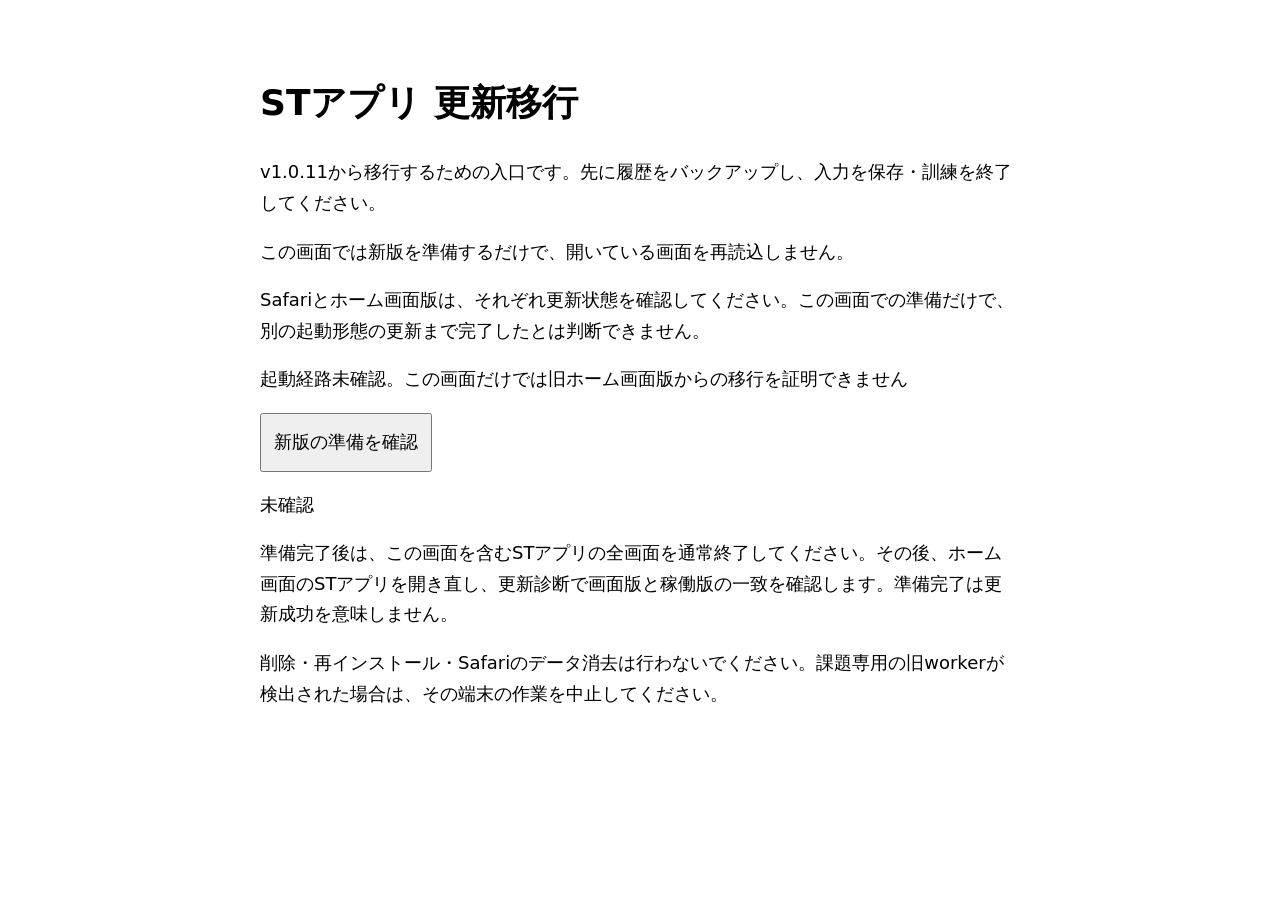
<file: update-migration.html>
<!doctype html>
<html lang="ja"><meta charset="utf-8"><meta name="viewport" content="width=device-width,initial-scale=1"><title>STアプリ 更新移行</title>
<style>body{font:18px system-ui;max-width:760px;margin:32px auto;padding:16px;line-height:1.7}button{font:inherit;padding:12px}pre{white-space:pre-wrap;overflow-wrap:anywhere}</style>
<h1>STアプリ 更新移行</h1>
<p>v1.0.11から移行するための入口です。先に履歴をバックアップし、入力を保存・訓練を終了してください。</p>
<p>この画面では新版を準備するだけで、開いている画面を再読込しません。</p>
<p>Safariとホーム画面版は、それぞれ更新状態を確認してください。この画面での準備だけで、別の起動形態の更新まで完了したとは判断できません。</p>
<p id="route-status" role="status">起動経路を確認中</p>
<button id="prepare">新版の準備を確認</button>
<p id="status" role="status">未確認</p><pre id="details"></pre>
<p>準備完了後は、この画面を含むSTアプリの全画面を通常終了してください。その後、ホーム画面のSTアプリを開き直し、更新診断で画面版と稼働版の一致を確認します。準備完了は更新成功を意味しません。</p>
<p>削除・再インストール・Safariのデータ消去は行わないでください。課題専用の旧workerが検出された場合は、その端末の作業を中止してください。</p>
<script src="./update-migration.js"></script></html>
</file>
<file: styles.css>
:root {
  color-scheme: light;
  --bg: #f4f7f8;
  --panel: #ffffff;
  --text: #182230;
  --muted: #667085;
  --line: #d6dde3;
  --primary: #0f766e;
  --primary-strong: #0b5f59;
  --blue: #164b66;
  --blue-soft: #e8f1f5;
  --green-soft: #e8f5f1;
  --amber-soft: #fff4df;
  --shadow: 0 16px 40px rgba(24, 34, 48, 0.10);
  --radius: 8px;
}

* {
  box-sizing: border-box;
}

html {
  min-height: 100%;
  -webkit-text-size-adjust: 100%;
}

body {
  margin: 0;
  min-height: 100vh;
  min-height: 100dvh;
  background: var(--bg);
  color: var(--text);
  font-family: system-ui, -apple-system, BlinkMacSystemFont, "Segoe UI", sans-serif;
  letter-spacing: 0;
  overscroll-behavior: none;
}

button,
a {
  -webkit-tap-highlight-color: transparent;
  touch-action: manipulation;
}

button {
  border: 0;
  cursor: pointer;
  font: inherit;
}

button:focus-visible,
a:focus-visible {
  outline: 3px solid #f2b84b;
  outline-offset: 2px;
}

.app-shell {
  width: min(1040px, calc(100% - 32px));
  min-height: 100vh;
  min-height: 100dvh;
  margin: 0 auto;
  padding: max(24px, env(safe-area-inset-top)) max(0px, env(safe-area-inset-right)) max(24px, env(safe-area-inset-bottom)) max(0px, env(safe-area-inset-left));
}

.app-header {
  display: flex;
  align-items: center;
  justify-content: space-between;
  gap: 16px;
  margin-bottom: 18px;
}

.app-header h1 {
  margin: 0;
  font-size: clamp(1.8rem, 3vw, 2.5rem);
  line-height: 1.15;
}

.eyebrow {
  margin: 0 0 6px;
  color: var(--muted);
  font-size: 0.88rem;
  font-weight: 800;
}

.status-area {
  min-width: 0;
  display: flex;
  flex-wrap: wrap;
  align-items: center;
  justify-content: flex-end;
  gap: 8px;
}

.status-pill {
  display: inline-flex;
  min-height: 36px;
  align-items: center;
  padding: 0 12px;
  border-radius: var(--radius);
  background: #eef4f6;
  color: var(--text);
  font-size: 0.9rem;
  font-weight: 800;
  white-space: nowrap;
}

.secondary-action {
  min-height: 36px;
  padding: 0 12px;
  border: 1px solid var(--line);
  border-radius: var(--radius);
  background: #fff;
  color: var(--text);
  font-size: 0.9rem;
  font-weight: 800;
}

.secondary-action:hover {
  border-color: var(--primary);
}

.secondary-action:disabled {
  cursor: not-allowed;
  opacity: 0.55;
}

.storage-note {
  margin: 0 0 16px;
  padding: 10px 12px;
  border: 1px solid var(--line);
  border-radius: var(--radius);
  background: #fff;
  color: var(--muted);
  font-size: 0.92rem;
  font-weight: 700;
  line-height: 1.55;
}

.app-menu {
  display: grid;
  grid-template-columns: repeat(3, minmax(0, 1fr));
  gap: 16px;
}

.app-card {
  min-width: 0;
  min-height: 320px;
  display: grid;
  align-content: start;
  gap: 12px;
  padding: 24px;
  border: 1px solid var(--line);
  border-radius: var(--radius);
  background: var(--panel);
  color: var(--text);
  text-decoration: none;
  box-shadow: var(--shadow);
}

.app-card:hover {
  border-color: var(--primary);
}

.app-card--attention {
  background: linear-gradient(180deg, #fff 0%, var(--green-soft) 100%);
}

.app-card--catr {
  background: linear-gradient(180deg, #fff 0%, var(--blue-soft) 100%);
}

.app-card__tag {
  width: fit-content;
  padding: 5px 8px;
  border-radius: var(--radius);
  background: rgba(255, 255, 255, 0.78);
  color: var(--primary-strong);
  font-size: 0.88rem;
  font-weight: 900;
}

.app-card__preview {
  min-width: 0;
  display: block;
  height: 136px;
  overflow: hidden;
  border: 1px solid rgba(15, 118, 110, 0.18);
  border-radius: var(--radius);
  background: rgba(255, 255, 255, 0.72);
}

.preview-stage {
  position: relative;
  display: block;
  width: 100%;
  height: 100%;
  background:
    linear-gradient(90deg, transparent 49%, rgba(15, 118, 110, 0.13) 49% 51%, transparent 51%),
    linear-gradient(0deg, transparent 49%, rgba(15, 118, 110, 0.13) 49% 51%, transparent 51%),
    #fbfcfe;
}

.preview-path {
  position: absolute;
  border: 2px dashed rgba(15, 118, 110, 0.42);
  border-color: rgba(15, 118, 110, 0.42) transparent transparent rgba(15, 118, 110, 0.42);
  border-radius: 999px;
}

.preview-path--motion {
  left: 10%;
  top: 20%;
  width: 48%;
  height: 54%;
  transform: rotate(-13deg);
}

.preview-shape {
  position: absolute;
  display: block;
  width: 28px;
  height: 28px;
  filter: drop-shadow(0 8px 14px rgba(24, 34, 48, 0.18));
}

.preview-shape--target {
  left: 28%;
  top: 38%;
  border-radius: 999px;
  background: #d92d20;
}

.preview-shape--square {
  left: 63%;
  top: 18%;
  background: #101828;
}

.preview-shape--triangle {
  left: 72%;
  top: 57%;
  width: 0;
  height: 0;
  border-right: 17px solid transparent;
  border-bottom: 30px solid #101828;
  border-left: 17px solid transparent;
}

.preview-grid {
  position: absolute;
  right: 12px;
  bottom: 12px;
  display: grid;
  grid-template-columns: repeat(5, 10px);
  gap: 5px;
  padding: 8px;
  border-radius: var(--radius);
  background: rgba(255, 255, 255, 0.84);
}

.preview-grid span {
  width: 10px;
  height: 10px;
  border-radius: 999px;
  background: #98a2b3;
}

.preview-grid .is-active {
  background: #d92d20;
  box-shadow: 0 0 0 5px rgba(217, 45, 32, 0.16);
}

.preview-grid .is-marked {
  background: var(--primary);
}

.preview-report {
  display: grid;
  gap: 10px;
  height: 100%;
  padding: 16px;
  background: #fbfcfe;
}

.preview-report__header,
.preview-report__row {
  display: block;
  height: 12px;
  border-radius: 999px;
  background: #d6dde3;
}

.preview-report__header {
  width: 46%;
  background: #164b66;
}

.preview-report__row {
  width: 78%;
}

.preview-report__row.short {
  width: 56%;
}

.preview-chart {
  display: grid;
  gap: 7px;
  margin-top: 2px;
}

.preview-chart span {
  display: block;
  width: var(--bar);
  height: 10px;
  border-radius: 999px;
  background: linear-gradient(90deg, #164b66, #0f766e);
}

.app-card strong {
  color: var(--text);
  font-size: clamp(1.45rem, 2.5vw, 2rem);
  line-height: 1.2;
}

.app-card span:last-child {
  color: var(--muted);
  font-size: 1rem;
  font-weight: 750;
  line-height: 1.65;
}

@media (max-width: 760px) {
  .app-shell {
    width: min(100% - 20px, 1040px);
    padding-top: max(16px, env(safe-area-inset-top));
    padding-bottom: max(16px, env(safe-area-inset-bottom));
  }

  .app-header {
    align-items: flex-start;
    flex-direction: column;
  }

  .status-area {
    width: 100%;
    justify-content: flex-start;
  }

  .app-menu {
    grid-template-columns: 1fr;
  }

  .app-card {
    min-height: 168px;
    padding: 18px;
  }

  .app-card__preview {
    height: 118px;
  }
}

/* Integrated home: five direct entries, with the existing history entry retained. */
.compact-preview{display:flex;align-items:center;justify-content:center;font-size:32px;font-weight:700;letter-spacing:4px;min-height:70px;height:70px;color:var(--primary)}
.app-card{min-height:230px;padding:20px;gap:8px}.history-entry a{display:inline-flex;align-items:center;min-height:44px}
@media(min-width:900px) and (orientation:landscape){.app-menu{grid-template-columns:repeat(3,minmax(0,1fr))}.app-card{min-height:200px;padding:16px}.compact-preview{height:54px;min-height:54px}.app-card strong{font-size:22px}}

.app-card--grid .compact-preview{font-size:24px;letter-spacing:1px;white-space:nowrap}
</file>
<file: clinical-ui.css>
/* Shared clinical UI. Screen-only: existing report/print layouts remain authoritative.
   Skills: aids-pwa / aids-visual-review. Shared tokens retained; navy/teal are accents. */
@media screen {
  :root {
    --ui-bg:#f5f7fb; --ui-surface:#fff; --ui-text:#172033; --ui-muted:#475569;
    --ui-border:#d9e2eb; --ui-control:#64748b; --ui-primary:#0f766e; --ui-navy:#17324d;
    --ui-blue:#1d4ed8; --ui-soft:#eff7f6; --ui-radius:16px;
    --bg:var(--ui-bg); --panel:#fff; --surface:#fff; --surface-soft:#f3f7fa;
    --text:var(--ui-text); --ink:var(--ui-text); --muted:var(--ui-muted);
    --line:var(--ui-border); --primary:var(--ui-primary); --primary-strong:#0b5f59;
    --blue-dark:var(--ui-navy); --input:#fff; --calc:#f1f5f9;
    --shadow:0 4px 18px #17324d08; --radius:12px;
    font-family:system-ui,-apple-system,"Hiragino Sans","Yu Gothic",sans-serif;
  }
  html,body {background:var(--ui-bg);color:var(--ui-text)}
  body {font-family:system-ui,-apple-system,"Hiragino Sans","Yu Gothic",sans-serif;font-size:17px;line-height:1.6;letter-spacing:0}
  .app-shell {max-width:1200px;width:calc(100% - 48px);margin:0 auto;padding:24px 0 40px}
  h1,h2,h3 {color:var(--ui-navy);line-height:1.35;letter-spacing:.01em}
  h1 {font-size:30px;font-weight:750;margin:0} h2 {font-size:23px} h3 {font-size:19px}
  p {line-height:1.65} .eyebrow {font-size:13px;font-weight:650;color:var(--ui-primary);margin:0 0 6px}
  .app-header,.topbar {gap:20px;margin-bottom:24px;padding:0;align-items:center;flex-wrap:wrap}
  .ui-subtitle {color:var(--ui-muted);font-size:16px;margin:8px 0 0}
  a {color:var(--ui-primary);text-underline-offset:4px}
  button:not([data-grid-id]):not([data-tmt-id]),.secondary-action,.primary-action,.icon-button {font:inherit;min-height:48px;border-radius:10px;font-weight:650;box-shadow:none;touch-action:manipulation;white-space:normal}
  button:not([data-grid-id]):not([data-tmt-id]) {padding:10px 18px}
  .secondary-action,.icon-button.secondary,.text-button {background:#fff;border:1px solid var(--ui-border);color:var(--ui-navy);text-decoration:none;display:inline-flex;align-items:center;justify-content:center;gap:8px;padding:10px 16px}
  .primary-action,.primary,.icon-button:not(.secondary) {background:var(--ui-primary);color:#fff;border:1px solid var(--ui-primary)}
  button:disabled {cursor:not-allowed;opacity:.48}
  button:focus-visible,a:focus-visible,summary:focus-visible,input:focus-visible,select:focus-visible,textarea:focus-visible {outline:3px solid var(--ui-blue);outline-offset:3px}
  .segmented label:has(input:focus-visible) span {outline:3px solid var(--ui-blue);outline-offset:3px}
  input:not([type=checkbox]):not([type=radio]):not([type=range]),select,textarea {font:inherit;color:var(--ui-text);border:1px solid var(--ui-control);border-radius:8px;background:#fff;min-width:0;max-width:100%;min-height:46px;padding:9px 12px;box-sizing:border-box}
  input[readonly],textarea[readonly] {background:#f1f5f9!important;color:var(--ui-muted)}
  input[type=range] {accent-color:var(--ui-primary)}
  input[type=checkbox],input[type=radio] {accent-color:var(--ui-primary)}
  .header-tools,.status-area,.top-actions,.app-status,.update {display:flex;gap:10px;align-items:center;flex-wrap:wrap;min-width:0}
  #offline-status,#offlineStatusLabel {font-size:13px;color:#11635c;background:#edf6f3;border:0;border-radius:999px;padding:7px 12px;min-height:30px;overflow-wrap:anywhere;white-space:normal;max-width:100%}
  .ui-utility {display:flex;justify-content:flex-end;align-items:center;gap:12px;margin-bottom:18px;flex-wrap:wrap}
  .ui-info {position:relative;border:0;padding:0;background:transparent;max-width:100%;font-size:15px;z-index:20}
  .ui-info>summary {list-style:none;cursor:pointer;min-height:44px;display:flex;align-items:center;justify-content:center;gap:8px;padding:8px 14px;border:1px solid var(--ui-border);border-radius:10px;background:white;color:var(--ui-navy);font-weight:650}
  .ui-info>summary::after {content:'⌄';font-size:17px} .ui-info>summary::-webkit-details-marker {display:none}
  .ui-info[open]>summary {border-color:var(--ui-primary);color:var(--ui-primary)}
  .ui-info-body {position:absolute;right:0;top:calc(100% + 10px);width:min(420px,calc(100vw - 40px));max-height:70dvh;overflow:auto;background:#fff;border:1px solid var(--ui-border);border-radius:16px;padding:22px;box-shadow:0 16px 48px #17324d24;text-align:left;line-height:1.7}
  .ui-info-body h2 {font-size:18px;margin:0 0 12px}.ui-info-body>span {display:block;font-size:14px;margin-bottom:12px;color:var(--ui-muted)}
  .ui-info-body button,.ui-info-body a {margin:6px 4px 6px 0;font-size:15px}
  .ui-info-body .storage-note,.ui-info-body .privacy,.ui-info-body .panel-note {margin:10px 0;padding:0;background:none;border:0;font-size:14px;color:var(--ui-muted);font-weight:400}
  .ui-section-title {display:flex;align-items:baseline;justify-content:space-between;gap:12px;margin:28px 0 16px}.ui-section-title h2 {font-size:20px;margin:0}.ui-section-title>span {font-size:14px;color:var(--ui-muted)}
  .ui-history,.ui-material-info {background:#fff;border:1px solid var(--ui-border);border-radius:12px;padding:0;margin:20px 0;color:var(--ui-muted)}
  .ui-history>summary,.ui-material-info>summary {cursor:pointer;min-height:48px;padding:12px 18px;color:var(--ui-navy);font-weight:650}
  .ui-material-info {background:transparent;border:0;margin:8px 0 16px;font-size:14px}.ui-material-info>summary {padding:4px 0;min-height:44px}
  .ui-history .result-section {border:0;box-shadow:none}.ui-history .result-panel {padding:16px;border:0}
  table {font-size:15px} th {font-size:14px;color:var(--ui-navy);background:#f1f5f9;font-weight:650} td {font-size:15px;line-height:1.6} td,th {padding:12px 14px}
  .table-wrap,.result-table-wrap {border:1px solid var(--ui-border);border-radius:10px;overflow:auto;background:white;max-width:100%}
  .result-section,.result-panel,.settings-panel,.panel {box-shadow:none;background:#fff;border:1px solid var(--ui-border);border-radius:var(--ui-radius)}
  .summary-grid,.summary-cards,.stats {gap:14px}.stat,.summary-card,.summary-item {background:white;border:1px solid var(--ui-border);border-radius:12px;padding:18px}
  .summary-card strong,.stat strong {font-variant-numeric:tabular-nums;color:var(--ui-navy)}
  .result-context,.panel-note {color:var(--ui-muted);font-size:15px;line-height:1.65}
  .result-actions {display:flex;flex-wrap:wrap;gap:8px}.result-actions button,.result-actions a {font-size:15px;min-height:44px}
  /* Home */
  body[data-app=home] .app-shell {padding-top:36px}
  body[data-app=home] .app-header {align-items:flex-start;margin-bottom:32px}
  body[data-app=home] h1 {font-size:34px;letter-spacing:.01em}
  body[data-app=home] .status-area {justify-content:flex-end;flex:1}
  body[data-app=home] .app-menu {grid-template-columns:repeat(3,minmax(0,1fr));gap:20px}
  body[data-app=home] .app-card {background:#fff;box-shadow:none;border:1px solid var(--ui-border);border-radius:16px;padding:24px;gap:10px;min-height:240px;position:relative}
  body[data-app=home] .app-card::after {content:'↗';position:absolute;right:22px;top:20px;color:var(--ui-primary);font-size:22px}
  body[data-app=home] .app-card:hover {border-color:var(--ui-primary);background:#fafdfe}
  body[data-app=home] .app-card__preview {display:flex;align-items:center;justify-content:flex-start;height:76px;min-height:76px;background:transparent;border:0;border-radius:0}
  .app-card__preview svg {width:140px;height:80px;fill:#0f766e}.app-card__preview svg .icon-line {fill:none;stroke:#0f766e;stroke-width:3;stroke-linecap:round;stroke-linejoin:round}.app-card__preview svg text {fill:#fff;text-anchor:middle;font-size:14px;font-weight:700}
  body[data-app=home] .app-card--catr svg {fill:#245a8b}.app-card--catr svg .icon-line {stroke:#245a8b}
  body[data-app=home] .app-card__tag {font-size:12px;color:var(--ui-primary);background:transparent;padding:0;letter-spacing:.08em}
  body[data-app=home] .app-card strong {font-size:22px;color:var(--ui-navy);line-height:1.4}
  body[data-app=home] .app-card span:last-child {font-size:16px;color:var(--ui-muted);line-height:1.6;font-weight:400}
  .history-entry {margin-top:24px}.history-entry a {font-weight:650;font-size:15px}
  /* Attention: clean condition cards, compact date row, consistent results. */
  body[data-app=attention] .settings-grid {grid-template-columns:repeat(2,minmax(0,1fr));gap:20px;align-items:start}
  body[data-app=attention] .settings-panel {padding:20px;margin:0;min-width:0}
  body[data-app=attention] .settings-panel legend {font-size:18px;font-weight:700;color:var(--ui-navy);padding:0 6px}
  body[data-app=attention] .user-panel {grid-column:1/-1;display:grid;grid-template-columns:minmax(0,1fr) auto;align-items:end;gap:16px}
  body[data-app=attention] .datetime-field {margin:0;max-width:600px}.datetime-controls {display:grid;grid-template-columns:minmax(0,1fr) minmax(0,.6fr);gap:10px;width:100%;max-width:100%}
  body[data-app=attention] .full-width-action {width:auto;min-width:150px}
  body[data-app=attention] .range-field {grid-template-columns:minmax(0,1fr) 82px minmax(44px,max-content);align-items:center;gap:10px}
  body[data-app=attention] .range-field>span:first-child {grid-column:1/-1;font-size:15px;color:var(--ui-muted)}
  body[data-app=attention] .range-field>input[type=range] {width:100%;min-width:0;grid-column:1}
  body[data-app=attention] .range-field>input[type=number] {width:100%;grid-column:2;text-align:center}
  body[data-app=attention] .range-field .unit {grid-column:3;white-space:normal;font-size:14px;max-width:100%}
  body[data-app=attention] .segmented {gap:6px}.segmented span {background:#f8fafc;min-height:46px;font-size:15px;border-radius:8px}
  body[data-app=attention] .segmented input:checked+span {color:#0b5f59;border-color:#0f766e;background:#e7f4f1;box-shadow:inset 0 0 0 1px #0f766e;font-weight:700}
  body[data-app=attention] .settings-actions {grid-column:1/-1;display:flex;justify-content:flex-end;padding:16px 0;position:sticky;bottom:0;background:linear-gradient(0deg,#f5f7fb 80%,#f5f7fb00);z-index:5}
  body[data-app=attention] .settings-actions .primary-action {min-width:220px;min-height:54px;font-size:18px}
  body[data-app=attention] .training-bar {box-shadow:none;border-radius:12px;padding:12px 16px;background:#fff;gap:12px}
  body[data-app=attention] .training-bar h2 {font-size:20px}.training-stats {font-size:15px}
  body[data-app=attention]:has(.training-screen.is-active,.grid-training-screen.is-active,.tmt-training-screen.is-active) .ui-utility {display:none}
  /* CAT-R retains its table structure, evaluation content and print layout. */
  body[data-app=catr] .topbar h1 {font-size:30px}body[data-app=catr] .top-actions {gap:8px}
  body[data-app=catr] .tabs {display:flex;background:#eaf0f5;padding:5px;border-radius:12px;border:0;gap:4px;margin:20px 0}
  body[data-app=catr] .tab {flex:1;border:0;background:transparent;color:var(--ui-muted);border-radius:9px;min-height:46px}
  body[data-app=catr] .tab.is-active {background:#fff;color:var(--ui-primary);box-shadow:0 1px 4px #1720330d}
  body[data-app=catr] .patient-panel {padding:20px;margin-bottom:20px}.ui-id-note {margin:0 0 12px;font-size:14px;color:var(--ui-muted)}
  body[data-app=catr] .patient-grid {grid-template-columns:minmax(240px,2fr) minmax(80px,.6fr) minmax(160px,1fr) minmax(110px,.8fr);gap:16px;align-items:end}
  body[data-app=catr] .patient-grid label {font-size:14px;color:var(--ui-muted);line-height:1.5}
  body[data-app=catr] .id-field {grid-column:auto}
  body[data-app=catr] .input-table {min-width:880px;font-size:15px;background:#fff}
  body[data-app=catr] .input-table th {background:#f1f5f9;color:var(--ui-navy);padding:14px;font-size:14px;border-color:var(--ui-border)}
  body[data-app=catr] .input-table td {padding:10px 12px;font-size:15px;border-color:var(--ui-border)}
  body[data-app=catr] .input-table input {font-size:17px;min-height:46px;background:#fff}
  body[data-app=catr] .result-table td,body[data-app=catr] .result-table th {font-size:15px}
  body[data-app=catr] .section-head {gap:16px;flex-wrap:wrap}.data-actions {flex-wrap:wrap;gap:8px}
  /* Picture cards: stimulus left, a stable judgment column right. */
  body[data-app=picture] {padding:24px max(24px,env(safe-area-inset-right)) 32px max(24px,env(safe-area-inset-left))}
  body[data-app=picture]>header,body[data-app=picture]>nav,body[data-app=picture]>main,body[data-app=picture]>#status {max-width:1200px;margin-left:auto;margin-right:auto}
  body[data-app=picture]>header {margin-bottom:20px}body[data-app=picture]>header h1 {margin:6px 0 0}
  body[data-app=picture] #status {font-size:14px;padding:8px 12px;border-radius:8px;background:#eef5f5;color:#245952;margin-bottom:18px;min-height:36px}
  body[data-app=picture] #status.error {background:#fff0ea;color:#942e20}
  body[data-app=picture] #tabs {background:#eaf0f5;padding:5px;border-radius:12px;margin-top:0;gap:4px}
  body[data-app=picture] #tabs button {border:0;background:transparent;color:var(--ui-muted);font-size:16px;padding:8px 18px;min-height:44px}
  body[data-app=picture] #tabs button.active {background:#fff;color:var(--ui-primary);box-shadow:0 1px 4px #1720330d}
  body[data-app=picture] .admin-entry {margin-left:auto}
  body[data-app=picture] section {border:1px solid var(--ui-border);padding:24px;border-radius:16px}
  body[data-app=picture] #setup h2 {margin:0 0 8px}
  body[data-app=picture] .settings-grid {gap:16px}
  body[data-app=picture] .settings-grid label {font-size:14px;color:var(--ui-muted);margin:0}
  body[data-app=picture] .settings-grid select {margin-top:8px;font-size:16px}
  body[data-app=picture] .card-tools {margin-top:24px;justify-content:flex-start;gap:10px}
  body[data-app=picture] .card-tools h3 {margin:0 auto 0 0;font-size:18px}.card-tools button {font-size:15px}
  body[data-app=picture] .card-options {border:1px solid var(--ui-border);border-radius:10px;max-height:240px;background:#fff;gap:8px}
  body[data-app=picture] .card-option {border:1px solid #e2e8f0;border-radius:8px;background:#fff;margin:0;padding:12px;font-size:15px;min-height:48px;line-height:1.6}
  body[data-app=picture] .card-option:has(input:checked) {background:#f0f8f6;border-color:#b3d2cb}
  body[data-app=picture] #start {display:block;min-width:220px;margin:20px 0 0 auto;min-height:54px}
  body[data-app=picture] .record {background:#fff;border:1px solid var(--ui-border);border-radius:12px;margin:12px 0;padding:16px}
  body[data-app=picture] .record summary {font-size:16px;min-height:44px;color:var(--ui-navy)}
  body[data-app=picture].training-mode {padding:10px 12px}
  body[data-app=picture].training-mode section {padding:12px;border-radius:14px}
  body[data-app=picture].training-mode #status {margin-bottom:8px;font-size:13px;padding:4px 10px;min-height:28px}
  body[data-app=picture].training-mode .training-head {margin-bottom:10px}.training-head h2 {font-size:22px;font-variant-numeric:tabular-nums}
  body[data-app=picture].training-mode .patient {background:#fff;border:1px solid var(--ui-border);height:calc(100dvh - 132px);min-height:330px;padding:12px}
  body[data-app=picture] .audience:empty {display:none}
  body[data-app=picture] #stimulus {max-height:calc(100% - 24px)}
  body[data-app=picture].training-mode .st-panel {background:#f6f9fc;border:1px solid var(--ui-border);border-radius:12px;border-left:1px solid var(--ui-border);height:calc(100dvh - 132px);max-height:calc(100dvh - 132px);padding:12px;gap:8px}
  body[data-app=picture] #judgments {border:0;padding:0;gap:8px}
  body[data-app=picture] #judgments legend {font-size:14px;color:var(--ui-muted);padding:0;margin-bottom:8px}
  body[data-app=picture] #judgments label {border:1px solid #b6c5d3;border-radius:10px;background:#fff;min-height:54px;padding:8px;font-size:16px;line-height:1.4}
  body[data-app=picture] #judgments label:has(input:checked) {border-color:#0f766e;background:#e7f4f1;box-shadow:inset 0 0 0 1px #0f766e}
  body[data-app=picture] #toggle-panel {background:#fff;border:1px solid var(--ui-border);font-size:14px;min-height:44px;padding:8px}
  body[data-app=picture] #hints {border:0;padding:0;margin:4px 0;gap:4px}
  body[data-app=picture] #hints label {min-height:44px;font-size:15px}
  body[data-app=picture] #trial-details summary {color:var(--ui-muted);font-size:14px}
  body[data-app=picture] #next {font-size:19px;min-height:56px;border-radius:10px}
  body[data-app=picture] .st-panel h3 {font-size:19px;margin:0}
  dialog {color:var(--ui-text);border:1px solid var(--ui-border);border-radius:16px;padding:28px;box-shadow:0 24px 80px #17203326;max-width:min(760px,calc(100vw - 32px))}
  dialog::backdrop {background:#17324d66}dialog p {line-height:1.7}dialog pre {max-width:100%;overflow:auto;font-size:14px}dialog button {margin:8px 8px 0 0}
  @media(max-width:1000px) {
    .app-shell {width:calc(100% - 32px)}
    body[data-app=home] h1 {font-size:28px}body[data-app=home] .app-header {gap:16px}
    body[data-app=home] .app-card {padding:20px;min-height:225px}body[data-app=home] .app-card strong {font-size:20px}
    body[data-app=catr] .patient-grid {grid-template-columns:2fr 1fr 1.3fr 1fr;gap:12px}
  }
  @media(max-width:760px) {
    .app-shell {width:calc(100% - 28px);padding-top:18px}
    h1 {font-size:26px}.ui-section-title>span {display:none}
    body[data-app=home] .app-menu {grid-template-columns:repeat(2,minmax(0,1fr));gap:14px}
    body[data-app=home] .status-area {flex-basis:100%;justify-content:flex-start}
    body[data-app=attention] .settings-grid {grid-template-columns:1fr}
    body[data-app=attention] .user-panel {grid-template-columns:1fr}
    body[data-app=attention] .user-panel .full-width-action {justify-self:start}
    body[data-app=catr] .patient-grid {grid-template-columns:1fr 1fr}
    body[data-app=picture] {padding:16px}
    .ui-info-body {position:fixed;top:100px;right:16px;max-height:70dvh}
  }
  @media(max-width:480px) {
    .app-header,.topbar {gap:14px}.header-tools,.top-actions {gap:6px}
    body[data-app=home] h1 {font-size:26px}body[data-app=home] .app-menu {grid-template-columns:1fr}
    body[data-app=home] .app-card {min-height:200px;padding:22px}
    body[data-app=attention] .range-field {grid-template-columns:minmax(0,1fr) 70px 58px;gap:8px}
    .ui-utility {justify-content:flex-start}.ui-info>summary {font-size:14px;padding:8px 10px}
    body[data-app=catr] .patient-grid {grid-template-columns:1fr}body[data-app=catr] .top-actions {justify-content:flex-start}
    body[data-app=picture] section {padding:16px}.card-tools h3 {flex-basis:100%}
  }
  @media(max-width:640px) {
    body[data-app=picture].training-mode .patient {height:48dvh;min-height:240px}
    body[data-app=picture].training-mode .st-panel {height:auto;max-height:none}
  }
}
@media print { .ui-info,.ui-utility,.ui-material-info {display:none!important} }
/* Narrow screens use an inline disclosure, so the close control cannot be covered. */
@media screen and (max-width:760px) {
  .ui-info[open]{flex-basis:100%;width:100%}
  .ui-info-body{position:static;width:100%;max-height:55dvh;margin-top:10px}
}

@media screen { body[data-app=picture] section>h2{margin:0 0 16px} }
</file>
<file: workspace.css>
/* v1.2 structural workspace. Screen-only rules preserve evaluation and print content. */
@media screen {
body[data-workspace]{margin:0;padding:0;background:#fff;color:#172033;font-size:17px;line-height:1.5}
body[data-workspace] .h-app{display:grid;grid-template-columns:176px minmax(0,1fr);height:100dvh;min-height:620px;overflow:hidden}
.h-rail{background:#f0f5f7;padding:28px 16px 18px;display:flex;flex-direction:column;gap:8px;border-right:1px solid #e3eaef;min-width:0}
.h-brand{display:flex;align-items:center;justify-content:center;background:#0f766e;color:white!important;width:48px;height:48px;border-radius:14px;text-decoration:none;font-size:22px;font-weight:800}
.h-app-name{font-size:13px;color:#475569;margin:4px 0 30px}.h-navigation{display:flex;flex-direction:column;gap:8px;margin:0;padding:0;background:none;min-width:0}
body[data-workspace] .h-navigation button,.h-navigation a{width:100%;justify-content:flex-start;text-align:left;background:transparent;border:0;border-radius:10px;padding:12px;font-size:16px;color:#334155;min-height:48px;font-weight:650;text-decoration:none;display:flex;align-items:center}
.h-navigation a[aria-current],.h-navigation button.active,.h-navigation .tab.is-active{color:#0f766e!important;background:white!important;box-shadow:0 2px 8px #17324d08}
.h-navigation .h-task-nav{font-size:14px!important;padding-left:20px!important;font-weight:500!important;min-height:44px!important}
.h-rail-bottom{margin-top:auto;display:flex;flex-direction:column;gap:12px;min-width:0}.h-rail-bottom #offline-status,.h-rail-bottom #offlineStatusLabel{font-size:12px;line-height:1.5;border-radius:0;padding:4px;background:transparent;max-width:100%}
.h-settings-button{background:none;border:0;color:#475569;font-size:14px!important;text-align:left;padding:10px 4px!important}
.h-content{min-width:0;padding:28px 28px 20px;overflow:hidden;height:100dvh;background:white}
body[data-workspace] .h-content>.app-shell{width:100%;max-width:none;height:100%;min-height:0;padding:0;margin:0}
body[data-workspace] .h-page-header,body[data-workspace] .app-header{display:flex;align-items:center;justify-content:space-between;gap:16px;margin:0 0 20px;padding:0;flex-wrap:wrap;min-height:52px}
body[data-workspace] h1{font-size:28px;line-height:1.3}body[data-workspace] h2{font-size:24px}.h-content .eyebrow{font-size:12px;margin:0 0 5px;color:#64748b;letter-spacing:.06em}
.h-settings{width:min(800px,92vw);max-height:88dvh;overflow:auto;padding:28px}.h-settings header{display:flex;justify-content:space-between;align-items:center;gap:18px;margin-bottom:24px}.h-settings header h2{margin:0}.h-settings>span{display:block;color:#475569;margin:12px 0}.h-settings p{font-size:15px;line-height:1.8;color:#475569}.h-settings button{margin:6px 8px 6px 0}.h-settings .privacy,.h-settings .storage-note{background:transparent;border:0;padding:0;font-size:15px;font-weight:400}
/* Home: three domain doors and an independent quick-start strip. */
body[data-app=home] .h-content>.app-shell{display:flex;flex-direction:column;padding:12px 0;max-width:1120px;margin:0 auto}
body[data-app=home] .h-home-menu{display:grid;grid-template-columns:repeat(3,minmax(0,1fr));gap:20px;flex:1;align-items:center;max-height:460px;margin:auto 0}
body[data-app=home] .h-home-menu .app-card{height:330px;min-height:0;display:flex;flex-direction:column;align-items:flex-start;padding:28px;border:1px solid #dde7ed;border-radius:24px;background:#f8fbfc;gap:10px;box-shadow:none}
body[data-app=home] .h-home-menu .app-card::after{display:none}body[data-app=home] .h-home-menu .app-card--picture{background:#f0f8f5}body[data-app=home] .h-home-menu .app-card--catr{background:#f2f6fc}
body[data-app=home] .h-home-menu .app-card__preview{height:90px;min-height:90px;margin:4px 0 24px}.h-menu-sub{font-size:14px;color:#475569}.h-home-menu .app-card strong{font-size:28px!important}
body[data-app=home] .h-home-menu .h-menu-open{display:flex;justify-content:space-between;width:100%;margin-top:auto;color:#0f766e!important;font-size:16px!important;font-weight:650!important}
.h-quick-start{display:grid;grid-template-columns:repeat(3,1fr);gap:12px;margin:24px 0 8px}.h-quick-start h2{grid-column:1/-1;margin:0 0 4px;font-size:16px!important;font-weight:600;color:#475569}.h-quick-start a{display:flex;justify-content:space-between;gap:8px;align-items:center;padding:14px 16px;background:white;border:1px solid #dde7ed;border-radius:10px;text-decoration:none;font-size:15px;font-weight:650;color:#17324d;min-height:50px}
/* Attention: a visual canvas beside a tabbed inspector. */
body[data-app=attention] .h-setup.is-active{display:flex;flex-direction:column;height:100%;overflow:hidden}.h-setup>.app-header{flex:none}.h-setup .result-context{font-size:14px;margin:4px 0 0}
.h-config-layout{display:grid;grid-template-columns:minmax(230px,.78fr) minmax(0,1.22fr);gap:28px;flex:1;min-height:0}
.h-config-preview{display:flex;align-items:center;justify-content:center;flex-direction:column;gap:32px;background:#f4f8fa;border-radius:22px;min-width:0;padding:28px}.h-preview-label{color:#64748b;font-size:14px}.h-config-preview strong{font-size:22px;color:#17324d}
body[data-workspace] .h-config-preview .target-preview{border:0;background:transparent;box-shadow:none;display:flex;flex-direction:column-reverse;gap:24px;padding:0}.h-config-preview .target-preview__label{display:none}.h-config-preview .mark{width:120px;height:120px}
.h-grid-sample{display:grid;grid-template-columns:repeat(7,1fr);gap:12px;width:100%;max-width:340px}.h-grid-sample i{aspect-ratio:1;border-radius:50%;background:#17324d;min-width:0}.h-tmt-sample{display:flex;align-items:center;gap:12px}.h-tmt-sample b{width:56px;height:56px;border-radius:50%;display:grid;place-items:center;border:2px solid #0f766e;font-size:26px;color:#0f766e}
body[data-app=attention] form.h-config-form{display:flex;flex-direction:column;min-width:0;min-height:0;gap:0;background:#fff;border:0}.h-config-controls{flex:1;min-height:0;display:flex;flex-direction:column}
.h-tabbar{display:flex;gap:6px;flex:none;border-bottom:1px solid #e2e8f0;margin-bottom:16px;padding-bottom:8px}
body[data-workspace] .h-tabbar button{border:0;background:none;color:#64748b;font-size:16px;padding:10px 16px;min-height:46px;border-radius:8px;flex:1}body[data-workspace] .h-tabbar button[aria-selected=true]{color:#0f766e;background:#edf7f3;font-weight:700}
.h-pane{min-width:0;overflow:auto}.h-pane[data-selected=false]{display:none}.h-config-controls>.h-pane{flex:1;padding:2px 4px 16px 0}
body[data-app=attention] .h-config-form .settings-panel{border:0;border-radius:0;box-shadow:none;padding:14px 0;margin:0 0 16px;display:block;max-width:100%}.h-config-form .settings-panel legend{font-size:16px!important;padding:0!important;font-weight:650!important}.h-config-form .segmented span{font-size:15px;min-height:46px}
body[data-app=attention] .h-config-form .settings-actions{position:static;flex:none;padding:14px 0 0;background:white;border-top:1px solid #e2e8f0;display:flex}.h-config-form .settings-actions .primary-action{width:100%;min-height:56px}
.h-config-form .datetime-field{margin-bottom:14px!important}.h-config-form .datetime-controls{display:grid;grid-template-columns:1fr .7fr;width:100%}.h-config-form .range-field{grid-template-columns:minmax(0,1fr) 74px 74px!important;gap:8px!important}.h-config-form .unit{font-size:13px!important}.h-legacy-setup-history{display:none!important}
body[data-app=attention] .h-content .task-menu{height:calc(100% - 100px);align-items:center;gap:20px}.h-content .task-menu .task-card{box-shadow:none;border-radius:20px;min-height:320px;padding:22px}.h-content .task-card strong{font-size:22px}
#workspace-history{display:none;height:100%;overflow:hidden}.h-attention-history>section{overflow:auto;height:calc(100% - 80px);padding:0;border:0}.h-attention-history #all-history-title{display:none}body[data-h-view=history] .h-attention-history{display:block}body[data-app=attention][data-h-view=history] .h-content .app-shell{display:none}
/* Task execution uses the entire viewport. Stimulus size/color rules remain untouched. */
body[data-h-phase=training] .h-rail{display:none}body[data-h-phase=training] .h-app{grid-template-columns:minmax(0,1fr)}body[data-h-phase=training] .h-content{padding:10px 14px;height:100dvh}
body[data-workspace] .training-screen.is-active{display:grid;grid-template-rows:auto minmax(0,1fr) auto;height:calc(100dvh - 20px);gap:10px;padding:0}
body[data-workspace] .training-bar{margin:0;flex:none;padding:8px 14px;min-height:56px;border:0;box-shadow:none;background:white;gap:12px}.training-bar .eyebrow{display:none}.training-bar h2{font-size:20px!important}.training-stats{font-size:14px}
body[data-workspace] .stage{width:100%;height:100%;min-height:0;border-radius:16px}.response-row{padding:0;margin:0}.response-button{min-height:60px!important;max-height:72px}
body[data-workspace] .grid-training-screen.is-active,body[data-workspace] .tmt-training-screen.is-active{display:flex;flex-direction:column;height:calc(100dvh - 20px);gap:10px;padding:0}body[data-workspace] .grid-stage,body[data-workspace] .tmt-stage{flex:1;min-height:0;width:100%;height:auto;margin:0;max-height:none}
/* Result summary and detail are independent panes. */
body[data-workspace] .h-result.is-active{display:flex;flex-direction:column;height:100%;overflow:hidden}.h-result>.app-header{flex:none;margin-bottom:16px!important}.h-result .result-actions{gap:6px}.h-result .result-actions>*{font-size:14px!important;min-height:44px!important;padding:8px 12px!important}
.h-result-layout{display:grid;grid-template-columns:250px minmax(0,1fr);gap:24px;flex:1;min-height:0}.h-scoreboard{min-width:0;overflow:auto;background:#f3f8f8;border-radius:18px;padding:16px}
.h-scoreboard .summary-grid,.h-scoreboard .stats{display:grid!important;grid-template-columns:repeat(2,minmax(0,1fr))!important;gap:10px!important}.h-scoreboard .summary-grid>*:first-child,.h-scoreboard .stats>*:first-child{grid-column:1/-1;background:#e4f3ee!important;border:0!important;min-height:100px}
.h-scoreboard .summary-grid>*:first-child strong,.h-scoreboard .stats>*:first-child strong{font-size:36px!important;color:#0f766e!important}.h-scoreboard .summary-card,.h-scoreboard .summary-item,.h-scoreboard .stat{border:0!important;box-shadow:none;background:white;border-radius:10px;padding:12px;min-width:0;font-size:13px}.h-scoreboard strong{font-size:21px!important;line-height:1.4}
.h-result-detail{display:flex;flex-direction:column;min-height:0}.h-result-detail>.h-pane{flex:1}.h-result-detail .result-section{border:0!important;padding:8px 0!important;border-radius:0!important;margin:0!important}.h-result-detail .section-heading h3{font-size:19px}.h-result-detail .guidance-grid{grid-template-columns:1fr}.h-result-detail .table-wrap{border:0}.h-result-detail td,.h-result-detail th{font-size:14px;padding:12px 10px}
/* CAT-R prioritizes its editable table rather than explanatory panels. */
body[data-app=catr] .h-app{grid-template-columns:112px minmax(0,1fr)}body[data-app=catr] .h-rail{padding:24px 12px 16px}.h-rail .tabs{background:none!important;border:0!important;display:flex!important;flex-direction:column!important;padding:0!important;margin:0!important}
body[data-app=catr] .h-content>.app-shell{display:flex;flex-direction:column}body[data-app=catr] .topbar{margin-bottom:14px;min-height:44px}body[data-app=catr] .topbar h1{font-size:26px}.h-content .app-meta:empty{display:none}
body[data-app=catr] .patient-panel{padding:0 0 16px;border:0;border-radius:0;margin-bottom:0;flex:none}.patient-panel .patient-grid{grid-template-columns:minmax(180px,2fr) minmax(65px,.6fr) minmax(135px,1fr) minmax(100px,.8fr)!important;gap:12px!important}
body[data-app=catr] .h-content main{min-height:0;flex:1;overflow:hidden}body[data-app=catr] .view.is-active{height:100%;overflow:auto}body[data-app=catr] #inputView .table-wrap{height:100%;max-height:none;overflow:auto;border:0;border-radius:0}body[data-app=catr] .input-table{min-width:740px;width:100%;font-size:15px}
body[data-app=catr] .input-table thead{position:sticky;top:0;z-index:3;background:#eef4f7}.input-table th{white-space:normal!important}.input-table td{font-size:14px!important;padding:8px 10px!important}.input-table input{min-height:44px!important;font-size:17px!important}
.h-catr-supplement{grid-column:1/-1;padding:16px;border:1px solid #e2e8f0;border-radius:12px}.h-catr-supplement>summary{cursor:pointer;min-height:44px;font-weight:600}.h-record-maint{margin:16px 0}.h-record-maint>summary{cursor:pointer;min-height:44px;padding:10px 0}
body[data-app=catr] .summary-layout{display:flex;flex-direction:column;gap:18px}.summary-layout .panel{margin:0;box-shadow:none}.summary-layout .print-profile-panel{border:0;padding:0}.summary-layout .panel:has(#summaryCards){padding:16px;border:0}
/* Picture preparation: a card browser and a fixed configuration inspector. */
body[data-app=picture] .h-content{display:flex;flex-direction:column}body[data-app=picture] .h-content>header{max-width:none;width:100%;margin:0 0 14px;min-height:44px;flex:none}body[data-app=picture] .h-content>header h1{font-size:26px;margin:0}.h-content>header>div:empty{display:none}
body[data-app=picture] .h-content>#status{max-width:none;width:100%;margin:0 0 12px;min-height:24px;padding:2px 0;background:white;color:#64748b;font-size:13px;flex:none}body[data-app=picture] .h-content>#status.error{background:#fff0ea;color:#942e20;padding:8px;min-height:34px;white-space:normal}
body[data-app=picture] .h-content>main{min-height:0;flex:1;max-width:none;width:100%;overflow:hidden}body[data-app=picture] .h-content>main>section{border:0;padding:0;border-radius:0;height:100%;overflow:auto;background:white}
body[data-app=picture] .h-picture-setup:not([hidden]){display:flex;flex-direction:column;overflow:hidden}.h-picture-setup>h2{font-size:18px!important;margin:0 0 14px!important;font-weight:600;color:#475569}
.h-picture-prep{display:grid;grid-template-columns:minmax(0,1fr) 280px;gap:24px;flex:1;min-height:0}.h-card-browser{min-width:0;display:flex;flex-direction:column;min-height:0}.h-card-browser .card-tools{margin:0 0 14px!important;flex:none}.h-card-browser .card-tools h3{display:none}.h-card-browser .card-tools button{font-size:14px!important;min-height:42px!important}.h-card-browser #selected-count{font-size:14px;color:#475569;margin-left:auto}
.h-card-browser .card-options{flex:1;max-height:none!important;margin:0!important;border:0!important;padding:0 6px 8px 0!important;overflow:auto;grid-template-columns:repeat(auto-fill,minmax(145px,1fr))!important;align-content:start;gap:10px!important}
body[data-app=picture] .h-card-browser .card-option{display:grid;grid-template-columns:26px minmax(0,1fr);gap:4px;padding:12px;min-height:92px;align-content:center;background:#f8fbfc;border:1px solid #e4ebf0;border-radius:12px}.h-card-label input{grid-row:1/3;align-self:start;margin:2px 0 0!important}.h-card-name{font-size:16px;font-weight:650;color:#17324d;overflow-wrap:anywhere}.h-card-label small{grid-column:2;font-size:11px;font-weight:400;color:#64748b;overflow-wrap:anywhere}
.h-picture-config{padding:20px;background:#f2f7f8;border-radius:18px;display:flex;flex-direction:column;min-height:0;overflow:auto}.h-picture-config h3{font-size:18px;margin:0 0 16px}body[data-app=picture] .h-picture-config .settings-grid{display:flex;flex-direction:column;gap:14px}.h-picture-config .settings-grid label{font-size:13px!important}.h-picture-config select{font-size:15px!important;background:white!important;min-height:48px}body[data-app=picture] .h-picture-config #start{width:100%;min-width:0;margin-top:auto;padding-top:12px;flex:none;min-height:56px;font-size:17px}
/* Execution: central canvas + horizontal five-judgment dock. */
body[data-app=picture][data-h-phase=training] .h-content{padding:8px 12px;gap:0}body[data-app=picture][data-h-phase=training] .h-content>header{display:none}body[data-app=picture][data-h-phase=training] .h-content>#status{margin:0;min-height:20px;font-size:12px;line-height:1.5}body[data-app=picture][data-h-phase=training] .h-content>main{overflow:visible}
body[data-app=picture] .h-picture-training:not([hidden]){height:100%;display:flex;flex-direction:column;gap:8px;overflow:visible!important;padding:0!important}body[data-app=picture] .h-picture-training .training-head{margin:0;min-height:44px;flex:none;display:flex}.h-picture-training .training-head h2{margin:0 auto 0 0;font-size:21px}.h-picture-training .training-head button{min-height:42px!important;padding:8px 14px!important;font-size:14px}
body[data-app=picture] .h-picture-training .training-layout{display:block;min-height:0;flex:1;overflow:hidden}body[data-app=picture] .h-picture-training .patient{height:100%!important;min-height:0!important;width:100%;border:0;border-radius:16px;background:#fafcfd;padding:8px;overflow:hidden}body[data-app=picture] .h-picture-training #stimulus{max-width:100%;max-height:calc(100% - 8px);object-fit:contain;min-height:0}body[data-app=picture] .h-picture-training #patient-text:not([hidden]){font-size:26px;margin:4px 0;flex:none}
body[data-app=picture] .h-picture-training .st-panel{position:relative;height:auto!important;max-height:none!important;padding:4px 0 0!important;background:white!important;border:0!important;border-radius:0;display:flex;flex-direction:column;gap:4px;overflow:visible!important;flex:none}
.h-st-tools{position:relative;align-self:flex-end;padding:0!important;margin:0!important;border:0!important;line-height:1.3}.h-st-tools>summary{font-size:13px;cursor:pointer;min-height:28px;display:flex;align-items:center;color:#0f766e;text-decoration:underline;padding:2px 8px}
.h-st-tools[open]>#panel-content{display:block!important;position:absolute;bottom:calc(100% + 8px);right:0;width:340px;max-width:90vw;max-height:70dvh;overflow:auto;background:white;padding:20px;border:1px solid #d9e2eb;box-shadow:0 12px 40px #17324d22;border-radius:14px;z-index:8}
body[data-app=picture] .h-picture-training #toggle-panel{display:none}body[data-app=picture] .h-picture-training .h-judge-row{display:grid;grid-template-columns:minmax(0,1fr) 136px;gap:14px;align-items:stretch}body[data-app=picture] .h-picture-training #judgments{display:grid;grid-template-columns:repeat(5,minmax(0,1fr));padding:0;gap:8px;border:0;margin:0}body[data-app=picture] .h-picture-training #judgments legend{display:none}
body[data-app=picture] .h-picture-training #judgments label{min-height:64px;font-size:16px;padding:10px 8px;justify-content:center;gap:6px;line-height:1.4;border:1px solid #b6c8cf;border-radius:12px;margin:0}.h-picture-training #judgments input{width:18px;height:18px;margin:0!important;flex:none}body[data-app=picture] .h-picture-training #next{position:static!important;margin:0!important;min-height:64px;height:100%;font-size:20px;box-shadow:none;border-radius:12px}
/* Picture result and master/detail history. */
body[data-app=picture] .h-picture-result:not([hidden]){display:flex;flex-direction:column;overflow:hidden!important}.h-picture-result>.h-page-header{flex:none;margin:0 0 8px!important;gap:12px}.h-picture-result h2{font-size:24px!important;margin:0!important}.h-result-commands{display:flex;flex-wrap:wrap;gap:8px}.h-result-commands button{min-height:44px!important;font-size:14px!important;padding:8px 12px!important}.h-picture-result #save-state{margin:0 0 12px;min-height:24px;font-size:14px;color:#0f766e;flex:none}.h-picture-result #result-body{flex:1;min-height:0;overflow:hidden}
.h-picture-result-split{display:grid;grid-template-columns:250px minmax(0,1fr);gap:24px;height:100%;min-height:0}.h-result-scroll{overflow:auto;min-width:0;padding:0 4px 14px 0}.h-result-scroll>p{font-size:14px;line-height:1.6;color:#475569}.h-result-note{flex:none;padding:6px 0;border:0}.h-result-note>summary{cursor:pointer;font-size:14px;color:#0f766e;min-height:30px}.h-result-note[open]{max-height:150px;overflow:auto}
.h-picture-history:not([hidden]){display:flex;flex-direction:column;overflow:hidden!important}.h-picture-history>h2{font-size:24px;margin:0 0 12px!important}.h-picture-history>.ui-subtitle{font-size:13px;margin:0 0 10px}.h-picture-history>#find-history,.h-picture-history>#history-csv{align-self:flex-start;margin:0 8px 8px 0;min-height:42px!important;font-size:14px!important;padding:8px 12px!important}
.h-history-layout{display:grid;grid-template-columns:300px minmax(0,1fr);gap:24px;min-height:0;flex:1}.h-history-layout #history-list{overflow:auto;min-width:0;background:#f2f7f8;border-radius:16px;padding:14px}.h-history-layout .record{margin:8px 0!important;padding:12px!important;background:white!important;border-radius:10px!important;border:1px solid #d9e2eb!important}.h-history-layout .record[open]{border-color:#0f766e!important;background:#edf8f4!important}.h-history-layout .record>div,.h-history-layout .record>p{display:none}.h-history-layout .record summary{font-size:14px!important;line-height:1.7;cursor:pointer}
.h-history-detail{min-width:0;overflow:auto;padding:4px}.h-history-detail>p{color:#64748b;font-size:16px}.h-history-detail .stats{grid-template-columns:repeat(3,minmax(0,1fr));gap:10px}.h-history-detail .stat{padding:12px;font-size:13px;min-width:0}.h-history-detail .stat strong{font-size:22px}.h-history-detail .stat:first-child{background:#e4f3ee}.h-history-detail p{font-size:14px;color:#475569;line-height:1.7}.h-history-detail td,.h-history-detail th{padding:10px;font-size:14px}
#workspace-settings .ui-info-body{position:static;width:auto;max-height:none;box-shadow:none;padding:0;border:0}
@media(max-width:1100px){body[data-workspace] .h-app{grid-template-columns:148px minmax(0,1fr)}.h-rail{padding:22px 12px 14px}.h-content{padding:20px}.h-config-layout{gap:20px;grid-template-columns:minmax(200px,.7fr) minmax(0,1.3fr)}.h-picture-prep{grid-template-columns:minmax(0,1fr) 250px;gap:20px}.h-result-layout,.h-picture-result-split{grid-template-columns:220px minmax(0,1fr);gap:18px}.h-history-layout{grid-template-columns:240px minmax(0,1fr);gap:18px}.h-result .result-actions{width:100%}.h-result>.app-header{gap:8px}.h-result .result-context{font-size:12px;margin:2px 0}}
@media(max-width:800px){body[data-workspace] .h-app{grid-template-columns:96px minmax(0,1fr)}.h-rail{padding:20px 8px}.h-app-name{font-size:11px}.h-navigation button,.h-navigation a{font-size:14px!important;padding:10px 8px!important}.h-task-nav{display:none!important}.h-content{padding:18px}.h-config-layout{grid-template-columns:1fr}.h-config-preview{display:none}.h-picture-prep{grid-template-columns:minmax(0,1fr) 230px;gap:16px}.h-history-layout{grid-template-columns:200px minmax(0,1fr)}.h-history-detail .stats{grid-template-columns:repeat(2,minmax(0,1fr))}.h-result-layout,.h-picture-result-split{grid-template-columns:190px minmax(0,1fr);gap:14px}.h-result-commands button{font-size:13px!important}.h-settings-button{font-size:12px!important}body[data-app=home] .h-home-menu{gap:14px}body[data-app=home] .h-home-menu .app-card{height:290px;padding:18px}.h-home-menu .app-card strong{font-size:24px!important}body[data-app=picture] .h-picture-training #judgments label{font-size:14px;padding:8px 4px;gap:4px}.h-picture-training #judgments input{width:16px;height:16px}}
@media(max-width:640px){body[data-workspace] .h-app{display:block;height:auto;min-height:100dvh;overflow:visible}.h-rail{display:flex;flex-direction:row;align-items:center;padding:10px 14px;gap:12px;border-right:0;border-bottom:1px solid #e3eaef;flex-wrap:wrap}.h-brand{width:36px;height:36px;border-radius:10px;font-size:18px}.h-app-name{display:none}.h-navigation{flex-direction:row!important;flex:1;gap:4px!important}.h-navigation>*{width:auto!important;font-size:13px!important;padding:8px!important}.h-rail .tabs{flex-direction:row!important}.h-rail-bottom{margin:0;flex-direction:row;align-items:center;gap:8px}.h-rail-bottom #offline-status,.h-rail-bottom #offlineStatusLabel{max-width:150px;font-size:10px}.h-settings-button{min-height:36px!important;padding:4px!important;font-size:11px!important}.h-content{height:auto;min-height:calc(100dvh - 100px);padding:18px 14px;overflow:visible}body[data-workspace] .h-content>.app-shell{height:auto}
body[data-app=home] .h-home-menu{grid-template-columns:1fr;margin:8px 0;max-height:none}body[data-app=home] .h-home-menu .app-card{height:180px;display:grid;grid-template-columns:90px 1fr;grid-template-rows:auto auto auto;gap:4px 16px;padding:20px}.h-home-menu .app-card__preview{grid-row:1/4;grid-column:1;width:90px;margin:0!important;height:100%!important;min-height:0!important}.h-home-menu .app-card__preview svg{width:100%}.h-home-menu .h-menu-open{grid-column:2}.h-quick-start{grid-template-columns:1fr;gap:8px}.h-quick-start h2{grid-column:1}
body[data-app=attention] .h-setup.is-active{height:auto;min-height:600px;overflow:visible}.h-config-layout{display:block}.h-config-controls>.h-pane{max-height:70dvh}.h-config-form .settings-actions{position:sticky!important;bottom:0!important}.h-result.is-active{height:auto!important;overflow:visible!important}.h-result-layout,.h-picture-result-split{display:block;height:auto}.h-scoreboard{margin-bottom:16px}.h-result-detail>.h-pane{max-height:70dvh}
body[data-app=picture] .h-content>main{overflow:visible}.h-picture-prep{display:flex;flex-direction:column-reverse}.h-picture-config{overflow:visible;padding:16px}.h-picture-config .settings-grid{display:grid!important;grid-template-columns:1fr 1fr;gap:12px!important}.h-picture-config #start{margin-top:16px!important}.h-card-browser .card-options{max-height:500px!important;min-height:180px}.h-picture-setup:not([hidden]){overflow:visible;min-height:0}.h-history-layout{display:block}.h-history-layout #history-list{max-height:260px}.h-history-detail{margin-top:20px}.h-picture-history:not([hidden]),.h-picture-result:not([hidden]){overflow:visible!important;height:auto!important}.h-picture-result #result-body{overflow:visible}.h-result-note[open]{max-height:none}
body[data-app=catr] .patient-grid{grid-template-columns:1fr 1fr!important}body[data-app=catr] .h-content main{overflow:visible}body[data-app=catr] .view.is-active{height:auto;overflow:visible}body[data-app=catr] #inputView .table-wrap{height:65dvh}
body[data-app=picture][data-h-phase=training] .h-content{height:100dvh;min-height:0;overflow:hidden}.h-picture-training .h-judge-row{grid-template-columns:1fr!important;gap:8px!important}.h-picture-training #judgments{grid-template-columns:repeat(3,1fr)!important}.h-picture-training #next{min-height:48px!important}.h-picture-training #judgments label{min-height:44px!important}.h-picture-training .training-head{flex-wrap:nowrap!important}.h-picture-training .training-head button{font-size:12px!important;padding:6px 8px!important}
}
}
@media print{.h-rail,.h-settings,.h-tabbar,.h-preview-label,.h-config-preview,[data-h-view-panel],.h-result-note,.h-result-commands,.h-st-tools{display:none!important}.h-app,.h-content,.h-result-layout,.h-result-detail,.h-picture-result-split,.h-scoreboard,.h-result-scroll{display:block!important;height:auto!important;overflow:visible!important;margin:0!important;padding:0!important}.h-pane{display:block!important}.h-picture-result-split .stats{display:grid!important}}

@media screen{body[data-workspace][data-h-phase=training] .h-app{grid-template-columns:minmax(0,1fr)}}

@media screen{body[data-workspace]{margin:0!important;padding:0!important}}

@media screen{
body[data-app=picture] .h-picture-config .settings-grid label{display:grid!important;grid-template-columns:minmax(0,1fr);gap:6px;width:100%;text-align:left!important;align-items:start}
.h-picture-config .settings-grid select{width:100%;min-width:0;max-width:100%}
.h-history-toolbar{display:flex;gap:8px;margin:0 0 8px;flex:none}.h-history-toolbar button{min-height:42px!important;font-size:14px!important;padding:8px 14px!important}
.h-picture-history>h2+.ui-subtitle{display:none}.h-picture-history>.ui-subtitle{font-size:12px;margin:0 0 12px}
}

@media screen{body[data-app=attention] form.h-config-form{align-items:stretch}body[data-app=attention] .h-config-form>.h-config-controls,body[data-app=attention] .h-config-form>.settings-actions{width:100%;max-width:none;align-self:stretch}}

@media screen{body[data-workspace] a.h-brand{background:#0f766e!important;color:white!important;border:0!important;width:48px;height:48px;padding:0!important;min-height:48px}}

/* H.1 picture-only category-first flow. */
@media screen{
body[data-app=picture] .category-options{display:flex;flex-wrap:wrap;gap:8px;margin:0 0 14px;flex:none}
body[data-app=picture] .category-options button{display:flex;align-items:center;gap:10px;min-height:48px;padding:10px 14px;border:1px solid #b6c8cf;background:white;border-radius:12px;font-size:16px;color:#17324d}
body[data-app=picture] .category-options button span{font-size:12px;color:#475569}
body[data-app=picture] .category-options button[aria-pressed=true]{background:#e4f3ee;border-color:#0f766e;color:#0f766e}
body[data-app=picture] .h-card-browser .card-option[hidden],body[data-app=picture] .card-tools[hidden]{display:none!important}
#category-placeholder{padding:48px 20px;text-align:center;color:#64748b;background:#f5f8fa;border-radius:16px;flex:1;margin:0}
#start-help{font-size:14px;color:#475569;line-height:1.6;margin:24px 0 12px}
body[data-app=picture] .h-picture-config #start{margin-top:0}body[data-app=picture] .h-picture-config #start:disabled{opacity:.5;cursor:not-allowed}
body[data-app=picture] .category-native[hidden]{display:none!important}
}
</file>
<file: cat-r-input-app-v0.1/styles.css>
:root {
  --bg: #f6f7f3;
  --surface: #ffffff;
  --surface-soft: #eef5f2;
  --ink: #20252b;
  --muted: #65717c;
  --line: #c9d3d5;
  --line-strong: #7c8f98;
  --input: #fff9d8;
  --calc: #eef2f7;
  --ok: #1f7a50;
  --warn: #a85d00;
  --bad: #b3261e;
  --blue: #276c8f;
  --blue-dark: #164b66;
  --focus: #1c7ed6;
  --shadow: 0 14px 40px rgba(26, 36, 46, 0.12);
  font-family: -apple-system, BlinkMacSystemFont, "Helvetica Neue", Arial, sans-serif;
}

* {
  box-sizing: border-box;
}

html {
  min-height: 100%;
  background: var(--bg);
}

body {
  min-height: 100%;
  margin: 0;
  color: var(--ink);
  background: linear-gradient(180deg, #eef5f2 0, #f6f7f3 220px);
  font-size: 16px;
}

button,
input,
textarea {
  font: inherit;
}

button {
  -webkit-tap-highlight-color: transparent;
}

.app-shell {
  max-width: 1180px;
  margin: 0 auto;
  padding: max(16px, env(safe-area-inset-top)) 18px max(24px, env(safe-area-inset-bottom));
}

.topbar {
  display: flex;
  align-items: center;
  justify-content: space-between;
  gap: 18px;
  padding: 10px 0 14px;
}

.eyebrow {
  margin: 0 0 3px;
  color: var(--blue-dark);
  font-size: 13px;
  font-weight: 700;
  letter-spacing: 0;
}

.app-meta {
  display: flex;
  flex-wrap: wrap;
  gap: 6px;
  margin-top: 7px;
}

.app-meta span {
  display: inline-flex;
  align-items: center;
  min-height: 24px;
  border: 1px solid var(--line);
  border-radius: 999px;
  padding: 2px 8px;
  background: rgba(255, 255, 255, 0.72);
  color: var(--muted);
  font-size: 12px;
  font-weight: 700;
}

h1,
h2 {
  margin: 0;
  letter-spacing: 0;
}

h1 {
  font-size: 28px;
  line-height: 1.15;
}

h2 {
  font-size: 18px;
  line-height: 1.25;
}

textarea {
  width: 100%;
  resize: vertical;
  border: 1px solid var(--line);
  border-radius: 6px;
  padding: 12px;
  background: #fff;
  color: var(--ink);
  line-height: 1.6;
}

.top-actions {
  display: flex;
  flex-wrap: wrap;
  gap: 10px;
  align-items: center;
  justify-content: flex-end;
}

.icon-button,
.text-button,
.tab {
  border: 1px solid var(--line);
  min-height: 44px;
  border-radius: 8px;
  background: var(--surface);
  color: var(--ink);
  cursor: pointer;
  touch-action: manipulation;
}

.icon-button {
  display: inline-flex;
  align-items: center;
  justify-content: center;
  min-width: 76px;
  padding: 0 16px;
  font-weight: 700;
  text-decoration: none;
}

.icon-button:not(.secondary) {
  border-color: var(--blue-dark);
  background: var(--blue-dark);
  color: #fff;
}

.icon-button.secondary {
  background: #f8fbfc;
}

.text-button {
  padding: 0 14px;
  font-weight: 700;
}

.text-button.danger {
  color: var(--bad);
  border-color: #e4b8b3;
  background: #fff7f6;
}

button:disabled {
  cursor: not-allowed;
  opacity: 0.52;
}

.is-hidden {
  display: none !important;
}

.data-actions {
  display: flex;
  flex-wrap: wrap;
  gap: 8px;
  justify-content: flex-end;
}

.tabs {
  position: sticky;
  top: 0;
  z-index: 20;
  display: grid;
  grid-template-columns: repeat(3, 1fr);
  gap: 8px;
  padding: 8px 0 12px;
  background: linear-gradient(180deg, #eef5f2 0, rgba(246, 247, 243, 0.92) 100%);
  backdrop-filter: blur(12px);
}

.tab {
  font-weight: 700;
  background: rgba(255, 255, 255, 0.78);
}

.tab.is-active {
  border-color: var(--blue-dark);
  background: var(--blue-dark);
  color: #fff;
}

.panel {
  border: 1px solid var(--line);
  border-radius: 8px;
  background: var(--surface);
  box-shadow: var(--shadow);
}

.content-panel {
  padding: 18px;
}

.patient-panel {
  position: sticky;
  top: 64px;
  z-index: 15;
  padding: 16px;
  margin-bottom: 14px;
}

.patient-grid {
  display: grid;
  grid-template-columns: 1.3fr 0.7fr 1fr 0.8fr;
  gap: 10px;
}

.patient-grid > label {
  min-width: 0;
}

.patient-grid .id-field {
  grid-column: span 2;
}

label {
  display: block;
}

label span {
  display: block;
  margin-bottom: 4px;
  color: var(--muted);
  font-size: 12px;
  font-weight: 700;
}

input {
  width: 100%;
  min-width: 0;
  min-height: 44px;
  border: 1px solid var(--line);
  border-radius: 6px;
  padding: 8px 10px;
  background: #fff;
  color: var(--ink);
}

input::placeholder {
  color: #9aa3aa;
  opacity: 1;
}

#patientId::placeholder {
  font-size: 13px;
}

input:focus,
textarea:focus,
button:focus-visible {
  outline: 3px solid rgba(28, 126, 214, 0.28);
  outline-offset: 1px;
  border-color: var(--focus);
}

input[readonly],
input:disabled {
  background: var(--calc);
  color: var(--ink);
  opacity: 1;
}

input[type="date"] {
  max-width: 100%;
  min-inline-size: 0;
  -webkit-appearance: none;
  appearance: none;
}

input[type="date"]::-webkit-date-and-time-value {
  margin: 0;
  min-width: 0;
  text-align: left;
}

.view {
  display: none;
}

.view.is-active {
  display: block;
}

.table-wrap,
.result-table-wrap {
  overflow: auto;
  border: 1px solid var(--line);
  border-radius: 8px;
  background: var(--surface);
  box-shadow: var(--shadow);
}

.result-table-wrap {
  margin-top: 14px;
  box-shadow: none;
}

table {
  width: 100%;
  border-collapse: collapse;
  table-layout: fixed;
}

.input-table {
  min-width: 0;
}

.input-table th:nth-child(1),
.input-table td:nth-child(1) {
  width: 16%;
}

.input-table th:nth-child(2),
.input-table td:nth-child(2) {
  width: 25%;
}

.input-table th:nth-child(3),
.input-table td:nth-child(3) {
  width: 16%;
}

.input-table th:nth-child(4),
.input-table td:nth-child(4) {
  width: 14%;
}

.input-table th:nth-child(5),
.input-table td:nth-child(5) {
  width: 6%;
}

.input-table th:nth-child(6),
.input-table td:nth-child(6) {
  width: 23%;
}

th {
  position: sticky;
  top: 0;
  z-index: 2;
  background: var(--blue-dark);
  color: #fff;
  text-align: center;
  font-size: 13px;
  font-weight: 700;
  height: 42px;
  border-right: 1px solid rgba(255, 255, 255, 0.28);
}

td {
  min-height: 52px;
  border-right: 1px solid var(--line);
  border-bottom: 1px solid var(--line);
  padding: 6px 8px;
  vertical-align: middle;
  background: #fff;
  overflow-wrap: anywhere;
  word-break: normal;
}

td.group-cell,
td.subtest-cell,
td.metric-cell {
  background: #f3f6f7;
}

td.group-cell {
  text-align: center;
  font-weight: 700;
}

td.subtest-cell {
  font-weight: 600;
}

td.value-cell {
  background: #fff;
}

td.unit-cell {
  text-align: center;
}

td.range-cell {
  color: var(--muted);
  font-size: 13px;
}

.input-control {
  display: grid;
  grid-template-columns: minmax(0, 1fr) 36px;
  gap: 4px;
  align-items: center;
}

.input-control input {
  width: 100%;
  min-width: 0;
  min-height: 42px;
  text-align: right;
  font-variant-numeric: tabular-nums;
  background: var(--input);
}

.input-control.calculated input {
  background: var(--calc);
}

.input-control.calculated input[data-value-origin="manual"] {
  border-color: #d6a83f;
  background: var(--input);
}

.input-control.calculated input[data-value-origin="auto"] {
  border-color: #9cb7c7;
}

.calc-toggle {
  width: 36px;
  min-width: 36px;
  min-height: 42px;
  border: 1px solid var(--line);
  border-radius: 6px;
  background: #f8fbfc;
  color: var(--blue-dark);
  font-size: 13px;
  font-weight: 800;
}

.status-pill {
  display: inline-flex;
  align-items: center;
  min-height: 26px;
  padding: 3px 8px;
  border-radius: 999px;
  border: 1px solid var(--line);
  background: #fff;
  color: var(--muted);
  font-size: 12px;
  font-weight: 700;
  white-space: nowrap;
}

.status-pill.ok {
  border-color: #9cc8b0;
  background: #eef8f2;
  color: var(--ok);
}

.status-pill.warn {
  border-color: #e4bd7a;
  background: #fff7e8;
  color: var(--warn);
}

.status-pill.bad {
  border-color: #e4a6a1;
  background: #fff2f1;
  color: var(--bad);
}

.status-pill.manual {
  border-color: #d6a83f;
  background: #fff9d8;
  color: #7b5200;
}

.range-cell .status-pill {
  width: 100%;
  justify-content: center;
  text-align: center;
  white-space: normal;
  line-height: 1.2;
}

.assist-row td {
  padding: 0;
  background: #f7fafb;
}

.assist-panel {
  display: grid;
  grid-template-columns: repeat(4, minmax(140px, 1fr));
  gap: 10px;
  padding: 12px;
  border-left: 4px solid var(--blue);
}

.assist-note {
  grid-column: 1 / -1;
  color: var(--muted);
  font-size: 13px;
}

.assist-actions {
  display: flex;
  align-items: end;
  justify-content: flex-start;
}

.formula-note {
  grid-column: 1 / -1;
  min-height: 34px;
  padding: 8px 10px;
  border-radius: 6px;
  background: #eef5f2;
  color: var(--blue-dark);
  font-size: 13px;
  font-weight: 700;
}

.summary-layout {
  display: grid;
  grid-template-columns: 1fr 1fr;
  gap: 14px;
}

.summary-layout .panel {
  padding: 18px;
}

.summary-layout .wide {
  grid-column: 1 / -1;
}

.summary-cards {
  display: grid;
  grid-template-columns: repeat(3, 1fr);
  gap: 12px;
  margin-top: 14px;
}

.summary-card {
  min-height: 92px;
  border: 1px solid var(--line);
  border-radius: 8px;
  padding: 12px;
  background: #fbfcfd;
}

.summary-card strong {
  display: block;
  margin-bottom: 8px;
  font-size: 26px;
  line-height: 1;
}

.summary-card span {
  color: var(--muted);
  font-size: 13px;
  font-weight: 700;
}

.print-profile-sheet {
  display: none;
}

.completion-list,
.record-list,
.missing-list {
  display: grid;
  gap: 10px;
  margin-top: 14px;
}

.completion-item,
.record-item {
  display: grid;
  grid-template-columns: 1fr auto;
  align-items: center;
  gap: 12px;
  min-height: 48px;
  border: 1px solid var(--line);
  border-radius: 8px;
  padding: 11px 12px;
  background: #fbfcfd;
}

.record-actions {
  display: flex;
  gap: 8px;
  align-items: center;
}

.panel-note {
  margin: 12px 0 0;
  color: var(--muted);
  font-size: 13px;
  line-height: 1.5;
}

.storage-note {
  margin: 0 0 12px;
  font-weight: 700;
}

.small-button {
  min-height: 38px;
  border: 1px solid var(--line);
  border-radius: 6px;
  padding: 0 10px;
  background: #fff;
  color: var(--ink);
  font-weight: 700;
}

.small-button.danger {
  color: var(--bad);
}

.result-table {
  min-width: 0;
  margin-top: 0;
}

.result-table th:nth-child(1),
.result-table td:nth-child(1) {
  width: 38%;
}

.result-table th:nth-child(2),
.result-table td:nth-child(2) {
  width: 11%;
}

.result-table th:nth-child(3),
.result-table td:nth-child(3) {
  width: 11%;
}

.result-table th:nth-child(4),
.result-table td:nth-child(4) {
  width: 12%;
}

.result-table th:nth-child(5),
.result-table td:nth-child(5) {
  width: 6%;
}

.result-table th:nth-child(6),
.result-table td:nth-child(6) {
  width: 22%;
}

.section-head {
  display: flex;
  justify-content: space-between;
  gap: 12px;
  align-items: center;
  min-height: 46px;
  padding-bottom: 12px;
  border-bottom: 1px solid var(--line);
}

.section-head.compact {
  min-height: 38px;
}

.missing-list ul {
  display: grid;
  grid-template-columns: repeat(2, minmax(0, 1fr));
  gap: 8px;
  margin: 0;
  padding: 0;
  list-style: none;
}

.missing-list li {
  min-height: 48px;
  border: 1px solid var(--line);
  border-radius: 8px;
  padding: 9px 10px;
  background: #fffaf0;
}

.missing-list strong {
  display: block;
  color: var(--warn);
  font-size: 12px;
  line-height: 1.25;
}

.missing-list span {
  display: block;
  margin-top: 3px;
  font-size: 13px;
  line-height: 1.35;
}

.comparison-panel {
  margin-top: 14px;
}

.comparison-head {
  display: flex;
  flex-wrap: wrap;
  gap: 8px 12px;
  align-items: center;
  margin-bottom: 10px;
  color: var(--muted);
  font-size: 13px;
}

.comparison-head strong {
  color: var(--ink);
}

.compact-table {
  margin-top: 0;
}

.comparison-table {
  min-width: 0;
}

.comparison-table th:nth-child(1),
.comparison-table td:nth-child(1) {
  width: 55%;
}

.comparison-table th:nth-child(2),
.comparison-table td:nth-child(2),
.comparison-table th:nth-child(3),
.comparison-table td:nth-child(3) {
  width: 15%;
}

.comparison-table th:nth-child(4),
.comparison-table td:nth-child(4) {
  width: 15%;
}

.impression-draft {
  min-height: 180px;
  margin-top: 14px;
}

.empty-state {
  color: var(--muted);
  padding: 16px 2px 2px;
}

@media (max-width: 900px) {
  .app-shell {
    padding-left: 8px;
    padding-right: 8px;
  }

  .patient-grid {
    grid-template-columns: repeat(2, minmax(0, 1fr));
    gap: 8px;
  }

  .patient-grid .id-field {
    grid-column: 1 / -1;
  }

  .patient-panel {
    top: 60px;
    padding: 12px;
  }

  .table-wrap,
  .result-table-wrap {
    overflow-x: hidden;
  }

  .input-table,
  .result-table,
  .comparison-table {
    font-size: 13px;
  }

  th {
    height: 38px;
    padding: 4px 3px;
    font-size: 12px;
  }

  td {
    padding: 5px 4px;
  }

  td.range-cell {
    font-size: 12px;
  }

  .input-control {
    grid-template-columns: minmax(0, 1fr) 32px;
    gap: 3px;
  }

  .input-control input {
    min-height: 38px;
    padding: 6px 5px;
    font-size: 13px;
  }

  .calc-toggle {
    width: 32px;
    min-width: 32px;
    min-height: 38px;
    font-size: 12px;
  }

  .status-pill {
    min-height: 24px;
    padding: 2px 5px;
    font-size: 11px;
  }

  #testDate {
    padding-left: 8px;
    padding-right: 6px;
    font-size: 14px;
    line-height: 1.2;
  }

  .result-table td:first-child,
  .comparison-table td:first-child {
    font-size: 12px;
    line-height: 1.25;
  }

  .result-table .status-pill,
  .comparison-table .status-pill {
    width: 100%;
    justify-content: center;
    text-align: center;
    white-space: normal;
    line-height: 1.15;
  }

  .summary-layout {
    grid-template-columns: 1fr;
  }

  .summary-cards {
    grid-template-columns: repeat(3, minmax(0, 1fr));
  }

  .assist-panel {
    grid-template-columns: repeat(2, minmax(130px, 1fr));
  }
}

@media (max-width: 640px) {
  h1 {
    font-size: 24px;
  }

  .topbar {
    align-items: flex-start;
  }

  .top-actions {
    flex-wrap: wrap;
    justify-content: flex-end;
  }

  .patient-grid,
  .summary-cards {
    grid-template-columns: 1fr 1fr;
  }

  .content-panel,
  .summary-layout .panel,
  .patient-panel {
    padding: 14px;
  }

  .section-head,
  .record-item {
    grid-template-columns: 1fr;
    align-items: stretch;
  }

  .record-actions,
  .data-actions {
    justify-content: flex-start;
  }

  .missing-list ul {
    grid-template-columns: 1fr;
  }

  .assist-panel {
    grid-template-columns: 1fr;
  }
}

@media print {
  @page {
    size: A4 landscape;
    margin: 5mm;
  }

  body {
    background: #fff;
    font-size: 7pt;
  }

  .top-actions,
  .tabs,
  .calc-toggle,
  .assist-row,
  .data-actions,
  .text-button,
  #recordsView {
    display: none !important;
  }

  .app-shell {
    max-width: none;
    padding: 0;
  }

  .patient-panel,
  .table-wrap,
  .panel,
  .result-table-wrap {
    box-shadow: none;
    border-color: #222;
  }

  .view {
    display: none;
  }

  .print-report #summaryView,
  body:not(.print-report) #summaryView {
    display: block;
  }

  #inputView,
  #recordsView {
    display: none !important;
  }

  .summary-layout {
    display: block;
  }

  .summary-layout > .panel {
    display: none !important;
  }

  .summary-layout > .print-profile-panel {
    display: block !important;
  }

  .patient-panel {
    margin-bottom: 5px;
    padding: 6px;
    break-inside: avoid;
  }

  .patient-grid {
    grid-template-columns: 1.45fr 0.45fr 0.7fr 0.7fr;
    gap: 5px;
  }

  .patient-grid label {
    gap: 2px;
  }

  .patient-grid span {
    font-size: 6.5pt;
  }

  .patient-grid input {
    min-height: 0;
    padding: 3px 5px;
    font-size: 7pt;
  }

  .summary-layout .panel {
    margin-bottom: 0;
    padding: 6px;
    break-inside: avoid;
  }

  .summary-layout .panel h2 {
    margin-bottom: 4px;
    font-size: 10pt;
  }

  .summary-cards {
    grid-template-columns: repeat(3, 1fr);
    gap: 8px;
  }

  .summary-card {
    min-height: 68px;
    padding: 8px;
  }

  .summary-card strong {
    font-size: 20px;
  }

  .result-table,
  .comparison-table {
    min-width: 0;
    width: 100%;
    font-size: 6.5pt;
    table-layout: fixed;
  }

  th {
    position: static;
    height: auto;
  }

  td,
  th {
    padding: 2px 3px;
    line-height: 1.18;
    white-space: normal;
  }

  .result-table-wrap {
    overflow: visible;
  }

  .result-table th:nth-child(1),
  .result-table td:nth-child(1) {
    width: 34%;
  }

  .result-table th:nth-child(2),
  .result-table td:nth-child(2),
  .result-table th:nth-child(3),
  .result-table td:nth-child(3),
  .result-table th:nth-child(4),
  .result-table td:nth-child(4) {
    width: 11%;
  }

  .result-table th:nth-child(5),
  .result-table td:nth-child(5) {
    width: 9%;
  }

  .result-table th:nth-child(6),
  .result-table td:nth-child(6) {
    width: 24%;
  }

  .impression-draft {
    min-height: 120px;
    border-color: #222;
  }

  body.print-report .app-shell {
    display: none !important;
  }

  body.print-report .print-profile-sheet {
    display: block !important;
    width: 100%;
    max-height: 190mm;
    overflow: hidden;
    color: #111;
    font-family: -apple-system, BlinkMacSystemFont, "Hiragino Sans", "Yu Gothic", sans-serif;
  }

  .print-sheet-header {
    display: flex;
    align-items: flex-end;
    justify-content: space-between;
    gap: 8px;
    margin-bottom: 3mm;
    border-bottom: 1.2px solid #111;
    padding-bottom: 2mm;
  }

  .print-sheet-header p,
  .print-sheet-header h1 {
    margin: 0;
  }

  .print-sheet-header p {
    font-size: 7pt;
    font-weight: 800;
    letter-spacing: 0;
  }

  .print-sheet-header h1 {
    font-size: 13pt;
    line-height: 1.1;
  }

  .print-sheet-header span {
    font-size: 6pt;
    color: #444;
  }

  .print-patient-grid {
    display: grid;
    grid-template-columns: 2fr 0.55fr 0.85fr 0.85fr;
    gap: 2mm;
    margin-bottom: 3mm;
  }

  .print-patient-cell {
    min-height: 9mm;
    border: 1px solid #222;
    padding: 1.5mm 2mm;
    overflow: hidden;
  }

  .print-patient-cell span {
    display: block;
    margin-bottom: 1mm;
    font-size: 6pt;
    color: #555;
    font-weight: 700;
  }

  .print-patient-cell strong {
    display: block;
    min-width: 0;
    overflow: hidden;
    text-overflow: ellipsis;
    white-space: nowrap;
    font-size: 8pt;
    line-height: 1.1;
  }

  .print-profile-columns {
    display: grid;
    grid-template-columns: repeat(3, minmax(0, 1fr));
    gap: 2mm;
  }

  .print-profile-column {
    min-width: 0;
    border-top: 1px solid #222;
    border-left: 1px solid #222;
  }

  .print-profile-row {
    display: grid;
    grid-template-columns: minmax(0, 1fr) 17mm 20mm;
    min-height: 4.6mm;
    border-right: 1px solid #222;
    border-bottom: 1px solid #222;
    font-size: 5.6pt;
    line-height: 1.05;
  }

  .print-profile-row span,
  .print-profile-row strong,
  .print-profile-row em {
    min-width: 0;
    overflow: hidden;
    padding: 1mm 1.2mm;
    text-overflow: ellipsis;
    white-space: nowrap;
    font-style: normal;
  }

  .print-profile-row strong,
  .print-profile-row em {
    border-left: 1px solid #222;
    text-align: center;
  }

  .print-profile-row--head {
    min-height: 4.8mm;
    background: #edf2f4;
    font-weight: 900;
  }
}
</file>
<file: picture-card-training/style.css>
:root{font-family:system-ui,-apple-system,"Hiragino Sans",sans-serif;color:#183337;background:#f3f7f7;font-size:17px}*{box-sizing:border-box}body{margin:0;padding:20px max(20px,env(safe-area-inset-right)) 32px max(20px,env(safe-area-inset-left))}header,.training-head,.card-tools{display:flex;justify-content:space-between;gap:14px;align-items:center;flex-wrap:wrap}h1{font-size:30px;margin:8px 0}h2{font-size:24px}h3{font-size:20px}a{color:#216a68}button,input,select,textarea{font:inherit;min-width:0;max-width:100%}button{padding:12px 16px;border:1px solid #b8cecf;border-radius:8px;background:#edf4f4;color:#15383b;cursor:pointer;touch-action:manipulation;min-height:46px}button:disabled{opacity:.5;cursor:default}.primary,button.active{background:#176f68;color:white;border-color:#176f68}button:focus-visible,input:focus-visible,select:focus-visible,textarea:focus-visible{outline:3px solid #d99e32;outline-offset:2px}label{display:block;margin:10px 0;line-height:1.5}input:not([type=checkbox]):not([type=radio]),select,textarea{display:block;width:100%;padding:12px;border:1px solid #aec5c9;background:white;color:#183337;border-radius:6px;margin-top:6px}textarea{min-height:80px}input[type=checkbox],input[type=radio]{width:22px;height:22px;vertical-align:middle;margin-right:10px}.privacy{background:#fff7e7;border-left:4px solid #ba8838;padding:12px;font-size:14px;line-height:1.7}#status{padding:14px;background:#e2efed;border-radius:8px;white-space:pre-wrap;overflow-wrap:anywhere}#status.error{background:#fff0ea;color:#942e20}.update{display:flex;gap:10px;align-items:center;flex-wrap:wrap;font-size:14px}nav{display:flex;gap:10px;margin:20px 0}section{background:white;border:1px solid #d8e3e4;border-radius:12px;padding:24px;min-width:0}.pack-list{display:grid;grid-template-columns:repeat(auto-fit,minmax(260px,1fr));gap:14px}.pack{padding:16px;border:1px solid #b9d2d0;border-radius:8px}.settings-grid{display:grid;grid-template-columns:repeat(3,minmax(0,1fr));gap:18px;align-items:end}.card-options{display:grid;grid-template-columns:repeat(auto-fill,minmax(190px,1fr));gap:8px;max-height:360px;overflow:auto;border:1px solid #d7e3e2;padding:12px;margin:14px 0}.card-option{padding:8px;background:#f1f6f5;overflow-wrap:anywhere}.training-layout{display:grid;grid-template-columns:minmax(0,1fr) minmax(290px,340px);gap:20px;align-items:start}.patient{min-height:450px;height:calc(100dvh - 260px);background:#f8fbfb;border:2px solid #b2d5d0;border-radius:12px;display:flex;align-items:center;justify-content:center;flex-direction:column;padding:14px;overflow:hidden}.audience{align-self:start;font-size:13px;color:#537370}#stimulus{max-width:100%;max-height:calc(100% - 70px);object-fit:contain;min-height:0}#patient-text{font-size:32px;text-align:center;margin:10px}.st-panel{padding:18px;background:#f0f2f7;border-left:5px solid #687493;max-height:calc(100dvh - 180px);overflow:auto}.st-panel p{font-size:14px;line-height:1.6}fieldset{border:1px solid #b9c9d0;border-radius:8px;margin:16px 0;padding:12px}fieldset label{min-height:34px}#next{width:100%;position:sticky;bottom:0;box-shadow:0 0 0 8px #f0f2f7}dialog{max-width:min(620px,92vw);border:1px solid #abc8c5;border-radius:12px;padding:28px}dialog::backdrop{background:#18333799}.stats{display:grid;grid-template-columns:repeat(auto-fit,minmax(150px,1fr));gap:12px}.stat{background:#e8f3f0;border-radius:8px;padding:16px}.stat strong{display:block;font-size:24px}.table-wrap{overflow:auto}table{border-collapse:collapse;width:100%;font-size:14px}td,th{padding:10px;border-bottom:1px solid #d6e1e2;text-align:left;overflow-wrap:anywhere}.record{padding:16px;border-bottom:1px solid #ccdada}.file-label{border:2px dashed #adcac6;padding:20px;border-radius:8px;margin-bottom:24px}[hidden]{display:none!important}p{line-height:1.7}body.training-mode .privacy,body.training-mode header,body.training-mode #tabs{display:none}body.training-mode #status{margin:0 0 10px}body.training-mode .patient{height:calc(100dvh - 140px)}body.training-mode .st-panel{max-height:calc(100dvh - 140px)}@media(max-width:850px){body{padding:12px}.settings-grid{grid-template-columns:1fr 1fr}.training-layout{grid-template-columns:minmax(0,1fr) 285px;gap:12px}section{padding:14px}}@media(max-width:640px){.settings-grid,.training-layout{grid-template-columns:1fr}.patient,body.training-mode .patient{height:48dvh;min-height:240px}.st-panel,body.training-mode .st-panel{max-height:none}.training-head h2{font-size:20px}}
.backup-panel{border:1px solid #c9dbd8;padding:18px;border-radius:10px;margin:18px 0}.backup-panel label{max-width:480px}#backup-status{background:#e7f2f0;border-radius:8px;padding:14px;white-space:pre-wrap}#backup-status.error{background:#fff0ea;color:#942e20}#restore-dialog{max-height:90dvh;overflow:auto;width:min(850px,95vw);max-width:95vw}.conflict-row{border:1px solid #c9dbd8;padding:12px;margin:12px 0}.conflict-row pre{white-space:pre-wrap;overflow-wrap:anywhere;max-height:250px;overflow:auto;font-size:14px}.conflict-row pre:first-of-type::before{content:'端末：';font-weight:bold}.conflict-row pre:last-of-type::before{content:'ファイル：';font-weight:bold}details{padding:12px;border-bottom:1px solid #c9dbd8}summary{cursor:pointer}.pack button{margin:4px}.delete-pack{color:#8b3021}nav{flex-wrap:wrap}

/* STEP D: training is the default; maintenance stays behind its own entry. */
#admin{background:#fff8e9;margin-bottom:16px}#admin nav{margin-bottom:0}.admin-entry{margin-left:auto;background:transparent;font-size:15px}.flow{padding:12px;background:#e8f3f0;border-radius:8px}.training-head h2{margin:0}.training-layout{grid-template-columns:minmax(0,1fr) minmax(310px,360px)}#judgments{display:grid;grid-template-columns:1fr 1fr;gap:8px}#judgments legend{grid-column:1/-1}#judgments label{display:flex;align-items:center;margin:0;padding:10px 8px;min-height:52px;border:1px solid #adc8c4;border-radius:8px;background:white;cursor:pointer;font-weight:600;font-size:16px}#judgments label:has(input:checked){background:#d7eee8;border-color:#176f68;box-shadow:inset 0 0 0 1px #176f68}#hints{display:grid;grid-template-columns:1fr 1fr;gap:6px}#hints label{margin:0;padding:6px;min-height:44px}#hints legend{grid-column:1/-1}#history-csv,#result-csv{margin:8px}body.training-mode section{padding:12px}body.training-mode .training-head{margin-bottom:10px}body.training-mode .patient{height:calc(100dvh - 132px);min-height:330px}body.training-mode .st-panel{max-height:calc(100dvh - 132px);padding:12px}.st-panel h3{margin:0 0 8px}.st-panel textarea{min-height:64px}.st-panel label{font-size:15px}#next{min-height:56px;font-size:19px}@media(min-width:700px) and (max-height:850px){body.training-mode{padding:10px}body.training-mode #status{padding:8px;font-size:14px}body.training-mode .patient{height:calc(100dvh - 124px)}body.training-mode .st-panel{max-height:calc(100dvh - 124px)}}@media(max-width:850px){.training-layout{grid-template-columns:minmax(0,1fr) 310px;gap:10px}.card-options{max-height:260px}}@media(max-width:640px){.training-layout{grid-template-columns:1fr}.admin-entry{margin-left:0}body.training-mode .patient{height:48dvh;min-height:240px}body.training-mode .st-panel{max-height:none}}

/* Primary judgments and next remain visible; only optional details scroll. */
.settings-grid{grid-template-columns:repeat(4,minmax(0,1fr))}
body.training-mode .st-panel{display:flex;flex-direction:column;height:calc(100dvh - 132px);overflow:hidden;gap:6px}
.st-panel h3{font-size:18px;flex:none;margin:0}#judgments{flex:none;margin:0;padding:8px;gap:6px}#judgments legend{font-size:14px}#judgments label{min-height:52px;padding:8px;font-size:16px}
#toggle-panel{flex:none;padding:8px;min-height:44px;font-size:15px}#panel-content{flex:1;min-height:0;overflow:auto}#hints{margin:0 0 6px;padding:6px;gap:4px}#hints legend{font-size:14px}#hints label{min-height:44px;padding:4px;font-size:15px}#trial-details{padding:4px 0;border:0}#trial-details summary{min-height:44px;display:flex;align-items:center;font-size:15px;text-decoration:underline}#next{position:static;flex:none;box-shadow:none;margin-top:auto;min-height:56px}
@media(min-width:700px) and (max-height:850px){body.training-mode .st-panel{height:calc(100dvh - 124px)}}
@media(max-width:850px){.settings-grid{grid-template-columns:repeat(2,minmax(0,1fr))}}
@media(max-width:640px){body.training-mode .st-panel{height:auto;max-height:none;overflow:visible}#panel-content{overflow:visible;flex:none}.settings-grid{grid-template-columns:1fr}}
</file>
<file: st-attention-training-v0.1/styles.css>
:root {
  color-scheme: light;
  --bg: #f4f7f8;
  --panel: #ffffff;
  --text: #182230;
  --muted: #667085;
  --line: #d6dde3;
  --primary: #0f766e;
  --primary-strong: #0b5f59;
  --accent: #d92d20;
  --ink: #101828;
  --stage: #fbfcfe;
  --focus: #f2b84b;
  --shadow: 0 16px 40px rgba(24, 34, 48, 0.10);
  --radius: 8px;
}

* {
  box-sizing: border-box;
}

html {
  min-height: 100%;
  -webkit-text-size-adjust: 100%;
}

body {
  margin: 0;
  min-height: 100vh;
  min-height: 100dvh;
  background: var(--bg);
  color: var(--text);
  font-family: system-ui, -apple-system, BlinkMacSystemFont, "Segoe UI", sans-serif;
  letter-spacing: 0;
  overscroll-behavior: none;
}

button,
input {
  font: inherit;
}

button {
  border: 0;
  cursor: pointer;
}

button,
input,
label {
  -webkit-tap-highlight-color: transparent;
  touch-action: manipulation;
}

button:focus-visible,
input:focus-visible {
  outline: 3px solid var(--focus);
  outline-offset: 2px;
}

.app-shell {
  width: min(1180px, calc(100% - 32px));
  min-height: 100vh;
  min-height: 100dvh;
  margin: 0 auto;
  padding: max(24px, env(safe-area-inset-top)) max(0px, env(safe-area-inset-right)) max(24px, env(safe-area-inset-bottom)) max(0px, env(safe-area-inset-left));
}

.screen {
  display: none;
}

.screen.is-active {
  display: block;
}

.app-header,
.training-bar {
  display: flex;
  align-items: center;
  justify-content: space-between;
  gap: 16px;
  margin-bottom: 18px;
}

.app-header h1,
.app-header h2,
.training-bar h2 {
  margin: 0;
  font-size: clamp(1.6rem, 2.5vw, 2.35rem);
  line-height: 1.15;
}

.eyebrow {
  margin: 0 0 6px;
  color: var(--muted);
  font-size: 0.86rem;
  font-weight: 700;
}

.target-preview {
  min-width: 180px;
  display: flex;
  align-items: center;
  justify-content: flex-end;
  gap: 12px;
  padding: 12px 14px;
  background: var(--panel);
  border: 1px solid var(--line);
  border-radius: var(--radius);
}

.header-tools {
  min-width: 0;
  display: flex;
  flex-wrap: wrap;
  align-items: center;
  justify-content: flex-end;
  gap: 10px;
}

.app-status {
  min-width: 0;
  display: flex;
  flex-wrap: wrap;
  align-items: center;
  justify-content: flex-end;
  gap: 8px;
}

.target-preview__label {
  color: var(--muted);
  font-size: 0.9rem;
  font-weight: 700;
}

.result-context {
  margin: 8px 0 0;
  color: var(--muted);
  font-size: 0.92rem;
  font-weight: 700;
}

.task-menu {
  display: grid;
  grid-template-columns: repeat(3, minmax(0, 1fr));
  gap: 16px;
}

.task-card {
  min-width: 0;
  min-height: 292px;
  display: grid;
  align-content: start;
  gap: 12px;
  padding: 20px;
  border: 1px solid var(--line);
  border-radius: var(--radius);
  background: var(--panel);
  color: var(--text);
  text-align: left;
  box-shadow: var(--shadow);
}

.task-card:hover {
  border-color: var(--primary);
}

.task-card strong {
  color: var(--ink);
  font-size: 1.35rem;
  line-height: 1.2;
}

.task-card span:not(.task-card__tag) {
  color: var(--muted);
  font-weight: 700;
  line-height: 1.55;
}

.task-card__tag {
  width: fit-content;
  padding: 5px 8px;
  border-radius: var(--radius);
  background: #eef4f6;
  color: var(--primary-strong);
  font-size: 0.86rem;
  font-weight: 900;
}

.task-card__preview {
  min-width: 0;
  height: 120px;
  overflow: hidden;
  border: 1px solid rgba(15, 118, 110, 0.18);
  border-radius: var(--radius);
  background: #fbfcfe;
}

.task-preview {
  position: relative;
  display: block;
}

.task-preview--motion {
  background:
    linear-gradient(90deg, transparent 49%, rgba(15, 118, 110, 0.13) 49% 51%, transparent 51%),
    linear-gradient(0deg, transparent 49%, rgba(15, 118, 110, 0.13) 49% 51%, transparent 51%),
    #fbfcfe;
}

.motion-lane {
  position: absolute;
  left: 13%;
  top: 25%;
  width: 52%;
  height: 48%;
  border: 2px dashed rgba(15, 118, 110, 0.42);
  border-color: rgba(15, 118, 110, 0.42) transparent transparent rgba(15, 118, 110, 0.42);
  border-radius: 999px;
  transform: rotate(-12deg);
}

.motion-arrow {
  position: absolute;
  width: 34px;
  height: 2px;
  background: rgba(15, 118, 110, 0.45);
}

.motion-arrow::after {
  position: absolute;
  right: -1px;
  top: -5px;
  width: 10px;
  height: 10px;
  border-top: 2px solid rgba(15, 118, 110, 0.45);
  border-right: 2px solid rgba(15, 118, 110, 0.45);
  content: "";
  transform: rotate(45deg);
}

.motion-arrow--left {
  left: 6%;
  top: 52%;
}

.motion-arrow--top {
  left: 45%;
  top: 13%;
  transform: rotate(90deg);
}

.motion-target,
.motion-distractor {
  position: absolute;
  display: block;
  filter: drop-shadow(0 8px 14px rgba(24, 34, 48, 0.16));
}

.motion-target {
  left: 35%;
  top: 38%;
  width: 30px;
  height: 30px;
  border-radius: 999px;
  background: #d92d20;
  box-shadow: 0 0 0 8px rgba(217, 45, 32, 0.15);
}

.motion-distractor--square {
  right: 20%;
  top: 23%;
  width: 28px;
  height: 28px;
  background: #101828;
}

.motion-distractor--triangle {
  right: 12%;
  bottom: 20%;
  width: 0;
  height: 0;
  border-right: 17px solid transparent;
  border-bottom: 30px solid #101828;
  border-left: 17px solid transparent;
}

.task-preview--grid {
  display: grid;
  grid-template-columns: repeat(7, 1fr);
  gap: 8px;
  padding: 16px;
  align-content: center;
  background:
    radial-gradient(circle at 72% 38%, rgba(15, 118, 110, 0.13), transparent 24%),
    #fbfcfe;
}

.task-preview--grid span {
  aspect-ratio: 1;
  border-radius: 999px;
  background: #98a2b3;
}

.task-preview--grid .is-hit {
  background: var(--primary);
}

.task-preview--grid .is-miss {
  background: #d92d20;
  box-shadow: 0 0 0 6px rgba(217, 45, 32, 0.15);
}

.task-preview--grid .is-cue {
  background: #f2b84b;
  box-shadow: 0 0 0 7px rgba(242, 184, 75, 0.2);
}

.task-preview--tmt {
  background: #fbfcfe;
}

.tmt-line {
  position: absolute;
  height: 3px;
  border-radius: 999px;
  background: rgba(15, 118, 110, 0.35);
  transform-origin: left center;
}

.tmt-line--one {
  left: 21%;
  top: 62%;
  width: 31%;
  transform: rotate(-28deg);
}

.tmt-line--two {
  left: 43%;
  top: 39%;
  width: 28%;
  transform: rotate(27deg);
}

.tmt-line--three {
  left: 60%;
  top: 57%;
  width: 22%;
  transform: rotate(-22deg);
}

.tmt-node {
  position: absolute;
  display: grid;
  width: 38px;
  height: 38px;
  place-items: center;
  border: 2px solid var(--primary);
  border-radius: 999px;
  background: #fff;
  color: var(--ink);
  font-size: 1.05rem;
  font-weight: 900;
  box-shadow: 0 8px 18px rgba(24, 34, 48, 0.14);
}

.tmt-node--one {
  left: 12%;
  top: 55%;
}

.tmt-node--two {
  left: 38%;
  top: 25%;
}

.tmt-node--three {
  left: 61%;
  top: 52%;
}

.tmt-node--four {
  right: 10%;
  top: 36%;
}

.settings-grid {
  display: grid;
  grid-template-columns: repeat(3, minmax(0, 1fr));
  gap: 16px;
}

.settings-panel,
.result-section {
  min-width: 0;
  margin: 0;
  padding: 18px;
  background: var(--panel);
  border: 1px solid var(--line);
  border-radius: var(--radius);
  box-shadow: var(--shadow);
}

.settings-panel legend {
  padding: 0 4px;
  color: var(--ink);
  font-size: 1.08rem;
  font-weight: 800;
}

.control-block,
.number-field,
.range-field {
  display: grid;
  gap: 8px;
  margin-top: 14px;
}

.control-label,
.number-field span:first-child,
.range-field span:first-child {
  color: var(--muted);
  font-size: 0.9rem;
  font-weight: 700;
}

.segmented {
  display: grid;
  grid-auto-flow: column;
  grid-auto-columns: 1fr;
  gap: 6px;
}

.segmented label {
  min-width: 0;
}

.segmented input {
  position: absolute;
  opacity: 0;
  pointer-events: none;
}

.segmented span {
  display: flex;
  min-height: 44px;
  align-items: center;
  justify-content: center;
  padding: 8px 8px;
  border: 1px solid var(--line);
  border-radius: var(--radius);
  background: #f9fafb;
  color: var(--text);
  font-size: 0.92rem;
  font-weight: 800;
  white-space: nowrap;
}

.segmented input:checked + span {
  border-color: var(--primary);
  background: #dcf5f1;
  color: var(--primary-strong);
}

.speed-options {
  grid-auto-flow: unset;
  grid-template-columns: repeat(4, minmax(54px, 1fr));
}

.blink-options,
.number-options,
.tmt-type-options,
.tmt-mode-options {
  grid-auto-flow: unset;
  grid-template-columns: repeat(2, minmax(0, 1fr));
}

.blink-speed-options {
  grid-auto-flow: unset;
  grid-template-columns: repeat(3, minmax(64px, 1fr));
}

.grid-mode-options {
  grid-auto-flow: unset;
  grid-template-columns: repeat(3, minmax(0, 1fr));
}

.range-field {
  grid-template-columns: minmax(0, 1fr) 78px minmax(24px, max-content);
  align-items: center;
}

.range-field span:first-child {
  grid-column: 1 / -1;
}

.number-field {
  grid-template-columns: minmax(0, 1fr) 78px minmax(24px, max-content);
  align-items: center;
}

.paired-fields {
  display: grid;
  gap: 12px;
}

.login-field {
  display: grid;
  grid-template-columns: 42px minmax(0, 1fr);
  align-items: center;
  gap: 8px;
  margin-top: 14px;
}

.login-field span,
.datetime-field span {
  color: var(--muted);
  font-size: 0.9rem;
  font-weight: 700;
}

.datetime-field {
  display: grid;
  grid-template-columns: minmax(0, 1fr);
  align-items: stretch;
  gap: 6px;
  margin-top: 14px;
}

.datetime-controls {
  display: grid;
  grid-template-columns: 1fr;
  gap: 8px;
  min-width: 0;
  max-width: 100%;
}

.login-actions {
  display: flex;
  flex-wrap: wrap;
  align-items: center;
  gap: 10px;
  margin-top: 14px;
}

.status-pill {
  display: inline-flex;
  min-height: 36px;
  align-items: center;
  padding: 0 12px;
  border-radius: var(--radius);
  background: #eef4f6;
  color: var(--text);
  font-size: 0.9rem;
  font-weight: 800;
}

input[type="number"],
input[type="text"],
input[type="date"],
input[type="time"] {
  width: 100%;
  inline-size: 100%;
  min-width: 0;
  min-inline-size: 0;
  max-width: 100%;
  max-inline-size: 100%;
  min-height: 42px;
  padding: 8px 10px;
  border: 1px solid var(--line);
  border-radius: var(--radius);
  -webkit-appearance: none;
  appearance: none;
  background: #fff;
  color: var(--text);
}

input::placeholder {
  color: #98a2b3;
  opacity: 1;
}

.datetime-controls input {
  display: block;
  overflow: hidden;
}

input[type="range"] {
  width: 100%;
  accent-color: var(--primary);
}

.unit {
  color: var(--muted);
  font-size: 0.9rem;
  font-weight: 700;
  min-width: 0;
  white-space: nowrap;
}

.wide-unit {
  min-width: 0;
  white-space: nowrap;
}

.full-width-action {
  width: 100%;
  margin-top: 10px;
}

.panel-note {
  margin: 12px 0 0;
  color: var(--muted);
  font-size: 0.9rem;
  font-weight: 700;
  line-height: 1.55;
}

.storage-note {
  margin: 0 0 16px;
  padding: 10px 12px;
  border: 1px solid var(--line);
  border-radius: var(--radius);
  background: #fff;
  color: var(--muted);
  font-size: 0.92rem;
  font-weight: 700;
  line-height: 1.55;
}

.settings-actions {
  grid-column: 1 / -1;
  display: flex;
  justify-content: flex-end;
}

.setup-history {
  margin-top: 16px;
}

.compact-summary {
  grid-template-columns: repeat(5, minmax(0, 1fr));
}

.primary-action,
.secondary-action,
.response-button {
  min-height: 44px;
  border-radius: var(--radius);
  font-weight: 800;
}

.primary-action {
  min-width: 180px;
  padding: 0 24px;
  background: var(--primary);
  color: #fff;
}

.primary-action:hover {
  background: var(--primary-strong);
}

.secondary-action {
  padding: 0 16px;
  border: 1px solid var(--line);
  background: #fff;
  color: var(--text);
}

a.secondary-action {
  display: inline-flex;
  align-items: center;
  justify-content: center;
  text-decoration: none;
}

.compact-action {
  min-height: 36px;
  padding: 0 12px;
  font-size: 0.9rem;
}

.secondary-action:hover {
  border-color: var(--primary);
}

.training-screen.is-active {
  min-height: calc(100vh - 48px);
  min-height: calc(100dvh - 48px);
  display: grid;
  grid-template-rows: auto minmax(420px, 1fr) auto;
  gap: 14px;
  overflow-y: auto;
  scrollbar-gutter: stable;
}

.training-bar {
  flex-wrap: wrap;
  margin-bottom: 0;
  padding: 14px 16px;
  background: var(--panel);
  border: 1px solid var(--line);
  border-radius: var(--radius);
}

.training-stats {
  display: flex;
  flex-wrap: wrap;
  justify-content: flex-end;
  gap: 8px;
  margin-left: auto;
}

.training-stats span {
  display: inline-flex;
  min-height: 36px;
  align-items: center;
  padding: 0 12px;
  border-radius: var(--radius);
  background: #eef4f6;
  color: var(--text);
  font-weight: 800;
}

.stage {
  position: relative;
  overflow: hidden;
  min-height: 420px;
  border: 2px solid #a7b4c0;
  border-radius: var(--radius);
  background: var(--stage);
  box-shadow: inset 0 0 0 1px #ffffff, var(--shadow);
  touch-action: none;
  user-select: none;
  -webkit-user-select: none;
}

.stage:focus {
  outline: none;
}

.region-guides,
.stimulus-layer {
  position: absolute;
  inset: 0;
  contain: layout paint;
  overflow: hidden;
  pointer-events: none;
}

.guide {
  position: absolute;
  background: rgba(15, 118, 110, 0.16);
}

.guide-x {
  top: 0;
  bottom: 0;
  left: 50%;
  width: 2px;
  transform: translateX(-50%);
}

.guide-y {
  top: 50%;
  left: 0;
  right: 0;
  height: 2px;
  transform: translateY(-50%);
}

.region-label {
  position: absolute;
  color: rgba(24, 34, 48, 0.28);
  font-size: clamp(1.4rem, 3vw, 2.4rem);
  font-weight: 900;
  pointer-events: none;
}

.region-label-top-left {
  top: 18%;
  left: 25%;
  transform: translate(-50%, -50%);
}

.region-label-top-right {
  top: 18%;
  left: 75%;
  transform: translate(-50%, -50%);
}

.region-label-bottom-left {
  top: 82%;
  left: 25%;
  transform: translate(-50%, -50%);
}

.region-label-bottom-right {
  top: 82%;
  left: 75%;
  transform: translate(-50%, -50%);
}

.stimulus {
  position: absolute;
  width: var(--stimulus-size);
  height: var(--stimulus-size);
  transform: translate(-50%, -50%);
  will-change: left, top;
  backface-visibility: hidden;
}

.mark {
  display: inline-block;
  width: 42px;
  height: 42px;
  flex: 0 0 auto;
  border: 2px solid rgba(255, 255, 255, 0.88);
  box-shadow: 0 0 0 1px rgba(16, 24, 40, 0.30);
}

.stimulus .mark {
  width: 100%;
  height: 100%;
  border-width: 3px;
}

.stimulus.is-blinking .mark {
  animation: target-blink var(--blink-duration, 0.62s) steps(1, end) infinite;
}

@keyframes target-blink {
  0%,
  48% {
    opacity: 1;
  }

  49%,
  100% {
    opacity: 0.28;
  }
}

.color-red {
  background: var(--accent);
}

.color-black {
  background: #080a0d;
}

.shape-circle {
  border-radius: 50%;
}

.shape-square {
  border-radius: 4px;
}

.shape-triangle {
  clip-path: polygon(50% 4%, 96% 94%, 4% 94%);
}

.feedback {
  position: absolute;
  left: 50%;
  bottom: 18px;
  min-width: min(360px, calc(100% - 32px));
  transform: translateX(-50%);
  padding: 12px 16px;
  border-radius: var(--radius);
  background: rgba(255, 255, 255, 0.92);
  color: var(--text);
  text-align: center;
  font-weight: 900;
  box-shadow: 0 10px 28px rgba(24, 34, 48, 0.14);
}

.feedback.is-hit {
  background: #d1fadf;
  color: #05603a;
}

.feedback.is-miss,
.feedback.is-false_alarm {
  background: #fee4e2;
  color: #b42318;
}

.feedback.is-correct_rejection {
  background: #e0f2fe;
  color: #075985;
}

.response-row {
  display: flex;
  justify-content: center;
  padding-bottom: env(safe-area-inset-bottom);
}

.response-button {
  width: min(360px, 100%);
  min-height: 58px;
  background: var(--ink);
  color: #fff;
  font-size: 1.15rem;
}

.response-button:active {
  transform: translateY(1px);
}

.grid-training-screen.is-active {
  min-height: calc(100vh - 48px);
  min-height: calc(100dvh - 48px);
  display: grid;
  grid-template-rows: auto minmax(0, 1fr);
  gap: 14px;
}

.tmt-training-screen.is-active {
  min-height: calc(100vh - 48px);
  min-height: calc(100dvh - 48px);
  display: grid;
  grid-template-rows: auto minmax(0, 1fr);
  gap: 14px;
}

.grid-stage {
  position: relative;
  display: grid;
  place-items: center;
  min-height: 0;
  padding: 20px;
  overflow: auto;
  scrollbar-gutter: stable;
  border: 2px solid #a7b4c0;
  border-radius: var(--radius);
  background: var(--stage);
  box-shadow: inset 0 0 0 1px #ffffff, var(--shadow);
  touch-action: manipulation;
  user-select: none;
  -webkit-user-select: none;
}

.tmt-stage {
  position: relative;
  display: grid;
  place-items: center;
  min-height: 0;
  padding: 16px;
  overflow: hidden;
  border: 2px solid #a7b4c0;
  border-radius: var(--radius);
  background: var(--stage);
  box-shadow: inset 0 0 0 1px #ffffff, var(--shadow);
  touch-action: none;
  user-select: none;
  -webkit-user-select: none;
}

.tmt-board,
.tmt-result-map {
  position: relative;
  width: min(100%, 1040px);
  height: min(100%, 620px);
  min-height: 430px;
  border-radius: var(--radius);
  background:
    linear-gradient(rgba(15, 118, 110, 0.06) 1px, transparent 1px),
    linear-gradient(90deg, rgba(15, 118, 110, 0.06) 1px, transparent 1px),
    #ffffff;
  background-size: 10% 10%;
  border: 1px solid var(--line);
  overflow: hidden;
}

.tmt-line-layer {
  position: absolute;
  inset: 0;
  width: 100%;
  height: 100%;
  pointer-events: none;
}

.tmt-connector-line,
.tmt-trace-line {
  fill: none;
  stroke-linecap: round;
  stroke-linejoin: round;
}

.tmt-connector-line {
  stroke: rgba(15, 118, 110, 0.72);
  stroke-width: 0.72;
}

.tmt-trace-line {
  stroke: rgba(217, 45, 32, 0.72);
  stroke-width: 0.58;
}

.tmt-item,
.tmt-result-item {
  position: absolute;
  left: calc(var(--x) * 1%);
  top: calc(var(--y) * 1%);
  width: var(--tmt-node-size, 62px);
  height: var(--tmt-node-size, 62px);
  display: grid;
  place-items: center;
  transform: translate(-50%, -50%);
  border: 2px solid #1f2937;
  border-radius: 50%;
  background: #ffffff;
  color: var(--ink);
  font-weight: 900;
  font-size: clamp(1rem, 2vw, 1.35rem);
  box-shadow: 0 8px 18px rgba(24, 34, 48, 0.12);
  z-index: 2;
}

.tmt-item {
  touch-action: manipulation;
}

.tmt-board.is-trace-mode .tmt-item {
  pointer-events: none;
}

.tmt-item.is-next {
  border-color: var(--primary);
  box-shadow: 0 0 0 4px rgba(15, 118, 110, 0.18), 0 8px 18px rgba(24, 34, 48, 0.12);
}

.tmt-item.is-complete,
.tmt-result-item.is-complete {
  border-color: #067647;
  background: #d1fadf;
  color: #05603a;
}

.tmt-item.is-error,
.tmt-result-item.is-error {
  border-color: #b42318;
  background: #fee4e2;
  color: #b42318;
}

.tmt-item.is-pending,
.tmt-result-item.is-pending {
  background: #eef4f6;
  color: var(--muted);
}

.grid-board,
.grid-result-map {
  width: min(100%, 760px);
  display: grid;
  grid-template-columns: repeat(7, minmax(0, 1fr));
  gap: clamp(6px, 1vw, 10px);
  align-content: center;
}

.grid-board {
  min-height: 0;
}

.grid-dot,
.grid-result-dot {
  position: relative;
  aspect-ratio: 1;
  min-width: 0;
  display: grid;
  place-items: center;
  border-radius: 50%;
  border: 2px solid #1f2937;
  background: #111827;
  color: #fff;
  font-weight: 900;
  font-size: clamp(0.72rem, 1.4vw, 1rem);
}

.grid-dot {
  width: min(100%, var(--grid-dot-size, 78px));
  justify-self: center;
}

.grid-dot span,
.grid-result-dot span {
  line-height: 1;
}

.grid-dot.is-prompt {
  background: var(--focus);
  color: var(--ink);
  animation: target-blink var(--blink-duration, 0.8s) steps(1, end) infinite;
}

.grid-dot.is-hidden {
  opacity: 0.08;
}

.grid-dot.is-hit,
.grid-result-dot.is-hit {
  border-color: #067647;
  background: #12b76a;
}

.grid-dot.is-miss,
.grid-result-dot.is-miss {
  border-color: #b42318;
  background: #f04438;
}

.grid-dot.is-false_alarm,
.grid-result-dot.is-false_alarm {
  border-color: #7a2e0e;
  background: #f79009;
  color: #111827;
}

.grid-dot.is-removed {
  visibility: hidden;
}

.grid-dot.is-colored {
  border-color: #0b5f59;
  background: #2dd4bf;
  color: #073b3a;
}

.grid-dot.is-colored::after {
  content: attr(data-order);
  position: absolute;
}

.grid-board.is-number-hidden .grid-dot span,
.grid-board.is-number-hidden .grid-dot.is-colored::after,
.grid-result-map.is-number-hidden .grid-result-dot span {
  display: none;
}

.grid-result-dot.is-none {
  border-color: var(--line);
  background: #eef4f6;
  color: var(--muted);
}

.grid-result-map {
  max-width: 640px;
}

.result-actions,
.section-heading {
  display: flex;
  align-items: center;
  justify-content: space-between;
  gap: 10px;
}

.summary-grid {
  display: grid;
  grid-template-columns: repeat(4, minmax(0, 1fr));
  gap: 12px;
  margin-bottom: 16px;
}

.summary-item {
  min-width: 0;
  padding: 16px;
  background: var(--panel);
  border: 1px solid var(--line);
  border-radius: var(--radius);
  box-shadow: var(--shadow);
}

.summary-item span {
  display: block;
  color: var(--muted);
  font-size: 0.86rem;
  font-weight: 800;
}

.summary-item strong {
  display: block;
  margin-top: 6px;
  color: var(--ink);
  font-size: clamp(1.4rem, 2.3vw, 2rem);
  line-height: 1.05;
}

.guidance-grid {
  display: grid;
  grid-template-columns: repeat(3, minmax(0, 1fr));
  gap: 12px;
}

.guidance-card {
  min-width: 0;
  padding: 14px;
  border: 1px solid var(--line);
  border-radius: var(--radius);
  background: #f9fbfb;
}

.guidance-card h4 {
  margin: 0 0 8px;
  color: var(--ink);
  font-size: 1rem;
}

.guidance-card p {
  margin: 0 0 10px;
  color: var(--text);
  font-weight: 700;
  line-height: 1.55;
}

.guidance-card ul {
  margin: 0;
  padding-left: 1.2em;
  color: var(--text);
  line-height: 1.55;
}

.guidance-card li + li {
  margin-top: 6px;
}

.result-section + .result-section {
  margin-top: 16px;
}

.section-heading {
  margin-bottom: 10px;
}

.section-heading h3 {
  margin: 0;
  font-size: 1.1rem;
}

.table-wrap {
  overflow: auto;
  border: 1px solid var(--line);
  border-radius: var(--radius);
}

.log-table-wrap {
  max-height: 340px;
}

table {
  width: 100%;
  border-collapse: collapse;
  min-width: 680px;
  background: #fff;
}

th,
td {
  padding: 12px 14px;
  border-bottom: 1px solid var(--line);
  text-align: left;
  white-space: nowrap;
}

th {
  position: sticky;
  top: 0;
  z-index: 1;
  background: #eef4f6;
  color: var(--text);
  font-size: 0.88rem;
}

tr:last-child td {
  border-bottom: 0;
}

.outcome-hit {
  color: #067647;
  font-weight: 900;
}

.outcome-miss,
.outcome-false_alarm {
  color: #b42318;
  font-weight: 900;
}

.outcome-correct_rejection {
  color: #026aa2;
  font-weight: 900;
}

.history-button {
  min-height: 34px;
  padding: 0 12px;
}

.muted-table-message {
  color: var(--muted);
  font-weight: 700;
}

.pdf-preview-notice {
  position: sticky;
  top: 0;
  z-index: 20;
  width: min(1180px, calc(100% - 32px));
  margin: 0 auto 12px;
  display: flex;
  align-items: center;
  justify-content: space-between;
  gap: 12px;
  padding: 12px 14px;
  border: 1px solid #b7d7d2;
  border-radius: var(--radius);
  background: #eefaf7;
  box-shadow: var(--shadow);
}

.pdf-preview-notice div {
  min-width: 0;
  display: grid;
  gap: 2px;
}

.pdf-preview-notice strong {
  color: var(--primary-strong);
  font-weight: 900;
}

.pdf-preview-notice span {
  color: var(--text);
  font-size: 0.9rem;
  font-weight: 700;
  line-height: 1.45;
}

body.is-pdf-preview-result {
  background: #fff;
}

body.is-pdf-preview-result .screen.is-active {
  max-width: 1120px;
  margin: 0 auto;
  padding: 10px;
  background: #fff;
}

body.is-pdf-preview-result .result-actions {
  justify-content: flex-start;
}

body.is-pdf-preview-result section[aria-labelledby="history-title"],
body.is-pdf-preview-result section[aria-labelledby="log-title"],
body.is-pdf-preview-result section[aria-labelledby="grid-log-title"],
body.is-pdf-preview-result section[aria-labelledby="tmt-log-title"] {
  display: none;
}

@media print {
  @page {
    size: A4 portrait;
    margin: 10mm;
  }

  :root {
    --bg: #fff;
    --panel: #fff;
    --shadow: none;
  }

  html,
  body {
    min-height: auto;
    background: #fff;
  }

  body {
    color: #101828;
    font-size: 10pt;
  }

  .app-shell {
    width: 100%;
    min-height: auto;
    padding: 0;
  }

  .screen {
    display: none !important;
  }

  .screen.is-active {
    display: block !important;
  }

  .result-actions,
  .section-heading button,
  .history-button,
  .app-status,
  .pdf-preview-notice {
    display: none !important;
  }

  .app-header {
    display: block;
    margin-bottom: 8mm;
  }

  .app-header h2 {
    font-size: 18pt;
  }

  .result-context {
    font-size: 9pt;
  }

  .summary-grid {
    grid-template-columns: repeat(4, minmax(0, 1fr));
    gap: 6px;
    margin-bottom: 8mm;
  }

  .summary-item,
  .result-section,
  .guidance-card {
    box-shadow: none;
    break-inside: avoid;
    page-break-inside: avoid;
  }

  .summary-item {
    padding: 8px;
  }

  .summary-item strong {
    font-size: 14pt;
  }

  .guidance-grid {
    grid-template-columns: 1fr;
  }

  .result-section {
    margin-top: 0;
    padding: 10px;
  }

  .result-section + .result-section {
    margin-top: 8px;
  }

  .table-wrap,
  .log-table-wrap {
    max-height: none;
    overflow: visible;
  }

  table {
    min-width: 0;
    font-size: 8.5pt;
  }

  th,
  td {
    padding: 5px 6px;
    white-space: normal;
  }

  th {
    position: static;
  }

  .grid-result-map,
  .tmt-result-map {
    max-width: 100%;
    box-shadow: none;
    break-inside: avoid;
    page-break-inside: avoid;
  }

  .tmt-result-map {
    height: 135mm;
  }
}

@media (max-width: 900px) {
  .task-menu,
  .settings-grid,
  .summary-grid,
  .guidance-grid {
    grid-template-columns: 1fr;
  }

  .app-header,
  .training-bar {
    align-items: stretch;
    flex-direction: column;
  }

  .target-preview,
  .header-tools,
  .app-status,
  .training-stats,
  .result-actions,
  .section-heading {
    justify-content: flex-start;
  }

  .range-field,
  .number-field {
    grid-template-columns: minmax(0, 1fr) 78px minmax(24px, max-content);
  }

  .range-field span:first-child {
    grid-column: 1 / -1;
  }

  .grid-mode-options {
    grid-template-columns: repeat(2, minmax(0, 1fr));
  }

  .tmt-board,
  .tmt-result-map {
    height: min(72vh, 620px);
  }

  .settings-actions {
    justify-content: stretch;
  }

  .primary-action {
    width: 100%;
  }
}

@media (min-width: 901px) and (max-width: 1180px) and (orientation: landscape) {
  .app-shell {
    width: calc(100% - 24px);
    padding-top: max(12px, env(safe-area-inset-top));
    padding-bottom: max(12px, env(safe-area-inset-bottom));
  }

  .settings-grid {
    gap: 12px;
  }

  .settings-panel,
  .result-section {
    padding: 14px;
  }

  .settings-panel legend {
    font-size: 1rem;
  }

  .control-block,
  .number-field,
  .range-field {
    margin-top: 10px;
  }

  .segmented span {
    min-height: 46px;
    padding: 8px 6px;
    font-size: 0.88rem;
  }

  .training-screen.is-active {
    min-height: calc(100vh - 24px);
    min-height: calc(100dvh - 24px);
    grid-template-rows: auto minmax(0, 1fr) auto;
    gap: 10px;
  }

  .training-bar {
    display: grid;
    grid-template-columns: auto minmax(0, 1fr) auto;
    align-items: center;
    padding: 10px 12px;
  }

  .training-bar h2 {
    font-size: 1.35rem;
  }

  .training-stats {
    justify-content: center;
    margin-left: 0;
  }

  .training-stats span {
    min-height: 34px;
  }

  .stage {
    min-height: 0;
  }

  .feedback {
    bottom: 12px;
    padding: 10px 14px;
  }

  .response-button {
    width: min(520px, 100%);
    min-height: 72px;
    font-size: 1.35rem;
  }

  .grid-stage {
    padding: 14px;
  }

  .tmt-training-screen.is-active {
    min-height: calc(100vh - 24px);
    min-height: calc(100dvh - 24px);
    grid-template-rows: auto minmax(0, 1fr);
    gap: 10px;
  }

  .tmt-stage {
    padding: 12px;
  }

  .tmt-board {
    min-height: 390px;
    height: 100%;
  }
}

@media (hover: none) and (pointer: coarse) {
  .primary-action,
  .secondary-action {
    min-height: 48px;
  }

  input[type="number"],
  input[type="text"],
  input[type="date"],
  input[type="time"] {
    min-height: 46px;
  }

  .response-button {
    min-height: 72px;
  }
}

@media (max-width: 560px) {
  .app-shell {
    width: min(100% - 20px, 1180px);
    padding: 10px 0;
  }

  .result-actions,
  .section-heading {
    align-items: stretch;
    flex-direction: column;
  }

  .secondary-action {
    width: 100%;
  }

  .speed-options {
    grid-template-columns: repeat(2, minmax(0, 1fr));
  }

  .datetime-controls {
    grid-template-columns: 1fr;
  }

  .grid-mode-options {
    grid-template-columns: 1fr;
  }

  .tmt-type-options,
  .tmt-mode-options {
    grid-template-columns: 1fr;
  }

  .compact-summary {
    grid-template-columns: 1fr;
  }

  .tmt-board,
  .tmt-result-map {
    min-height: 420px;
  }
}

@media print {
  @page {
    size: A4 landscape;
    margin: 7mm;
  }

  body {
    font-size: 8.5pt !important;
  }

  .result-actions,
  .section-heading button,
  .history-button,
  .app-status {
    display: none !important;
  }

  .app-shell {
    width: 100% !important;
    padding: 0 !important;
  }

  .app-header {
    margin-bottom: 4mm !important;
  }

  .app-header h2 {
    font-size: 15pt !important;
  }

  .result-context {
    margin: 3px 0 0 !important;
    font-size: 8pt !important;
  }

  .summary-grid {
    grid-template-columns: repeat(4, minmax(0, 1fr)) !important;
    gap: 4px !important;
    margin-bottom: 5px !important;
  }

  .summary-item {
    padding: 6px !important;
  }

  .summary-item span {
    font-size: 7.5pt !important;
  }

  .summary-item strong {
    margin-top: 2px !important;
    font-size: 12pt !important;
  }

  .guidance-grid {
    grid-template-columns: repeat(3, minmax(0, 1fr)) !important;
    gap: 5px !important;
  }

  .guidance-card {
    padding: 6px !important;
  }

  .guidance-card h4 {
    margin-bottom: 3px !important;
    font-size: 8.5pt !important;
  }

  .guidance-card p,
  .guidance-card ul {
    font-size: 7.5pt !important;
    line-height: 1.3 !important;
  }

  .guidance-card p {
    margin-bottom: 4px !important;
  }

  .guidance-card li + li {
    margin-top: 2px !important;
  }

  .result-section {
    padding: 6px !important;
  }

  .result-section + .result-section {
    margin-top: 5px !important;
  }

  .section-heading {
    margin-bottom: 4px !important;
  }

  .section-heading h3 {
    font-size: 9pt !important;
  }

  .table-wrap,
  .log-table-wrap {
    max-height: none !important;
    overflow: visible !important;
  }

  th,
  td {
    padding: 3px 4px !important;
    font-size: 7.5pt !important;
  }

  table {
    min-width: 0 !important;
  }

  section[aria-labelledby="history-title"],
  section[aria-labelledby="log-title"],
  section[aria-labelledby="grid-log-title"],
  section[aria-labelledby="tmt-log-title"] {
    display: none !important;
  }

  .grid-result-map {
    max-width: 150mm !important;
    gap: 4px !important;
  }

  .grid-result-dot {
    min-height: 13mm !important;
    font-size: 8pt !important;
  }

  .tmt-result-map {
    height: 105mm !important;
    min-height: 0 !important;
  }

  .tmt-result-item {
    width: 9mm !important;
    height: 9mm !important;
    font-size: 7pt !important;
  }
}
</file>
